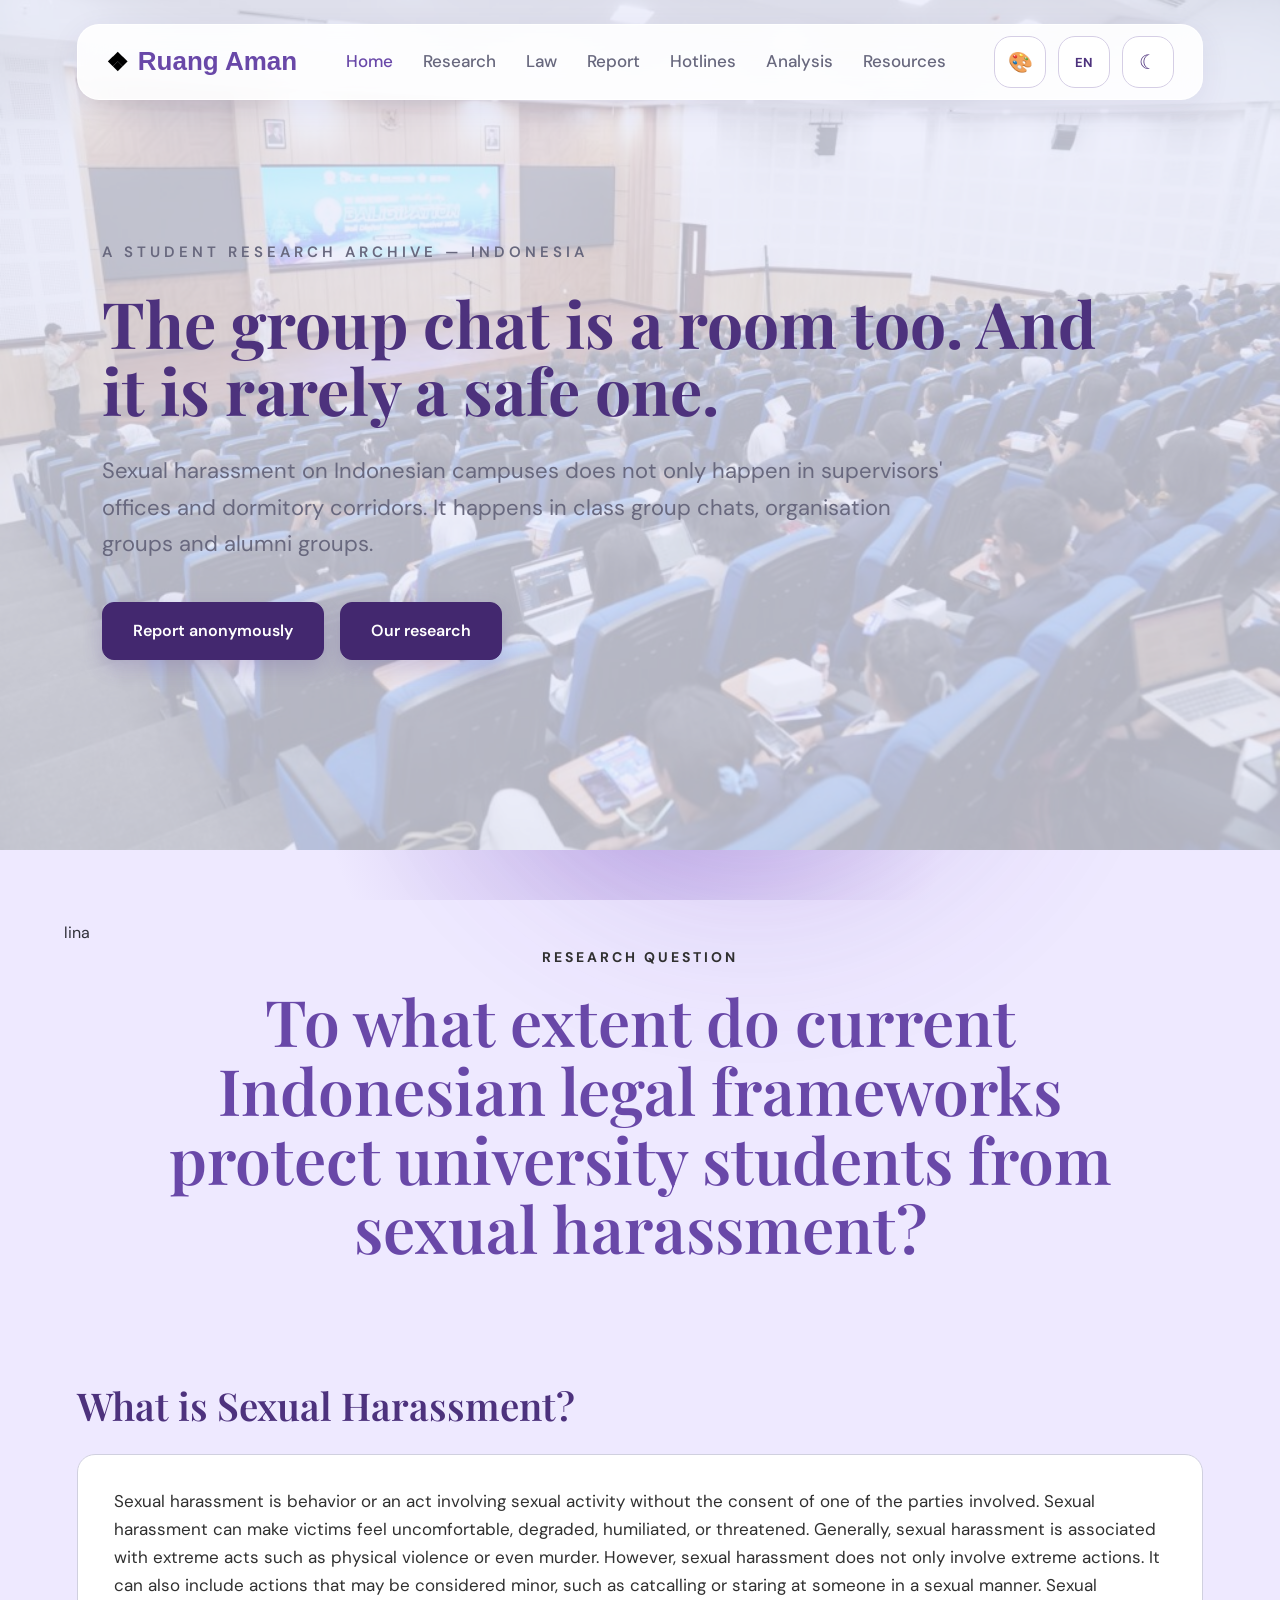
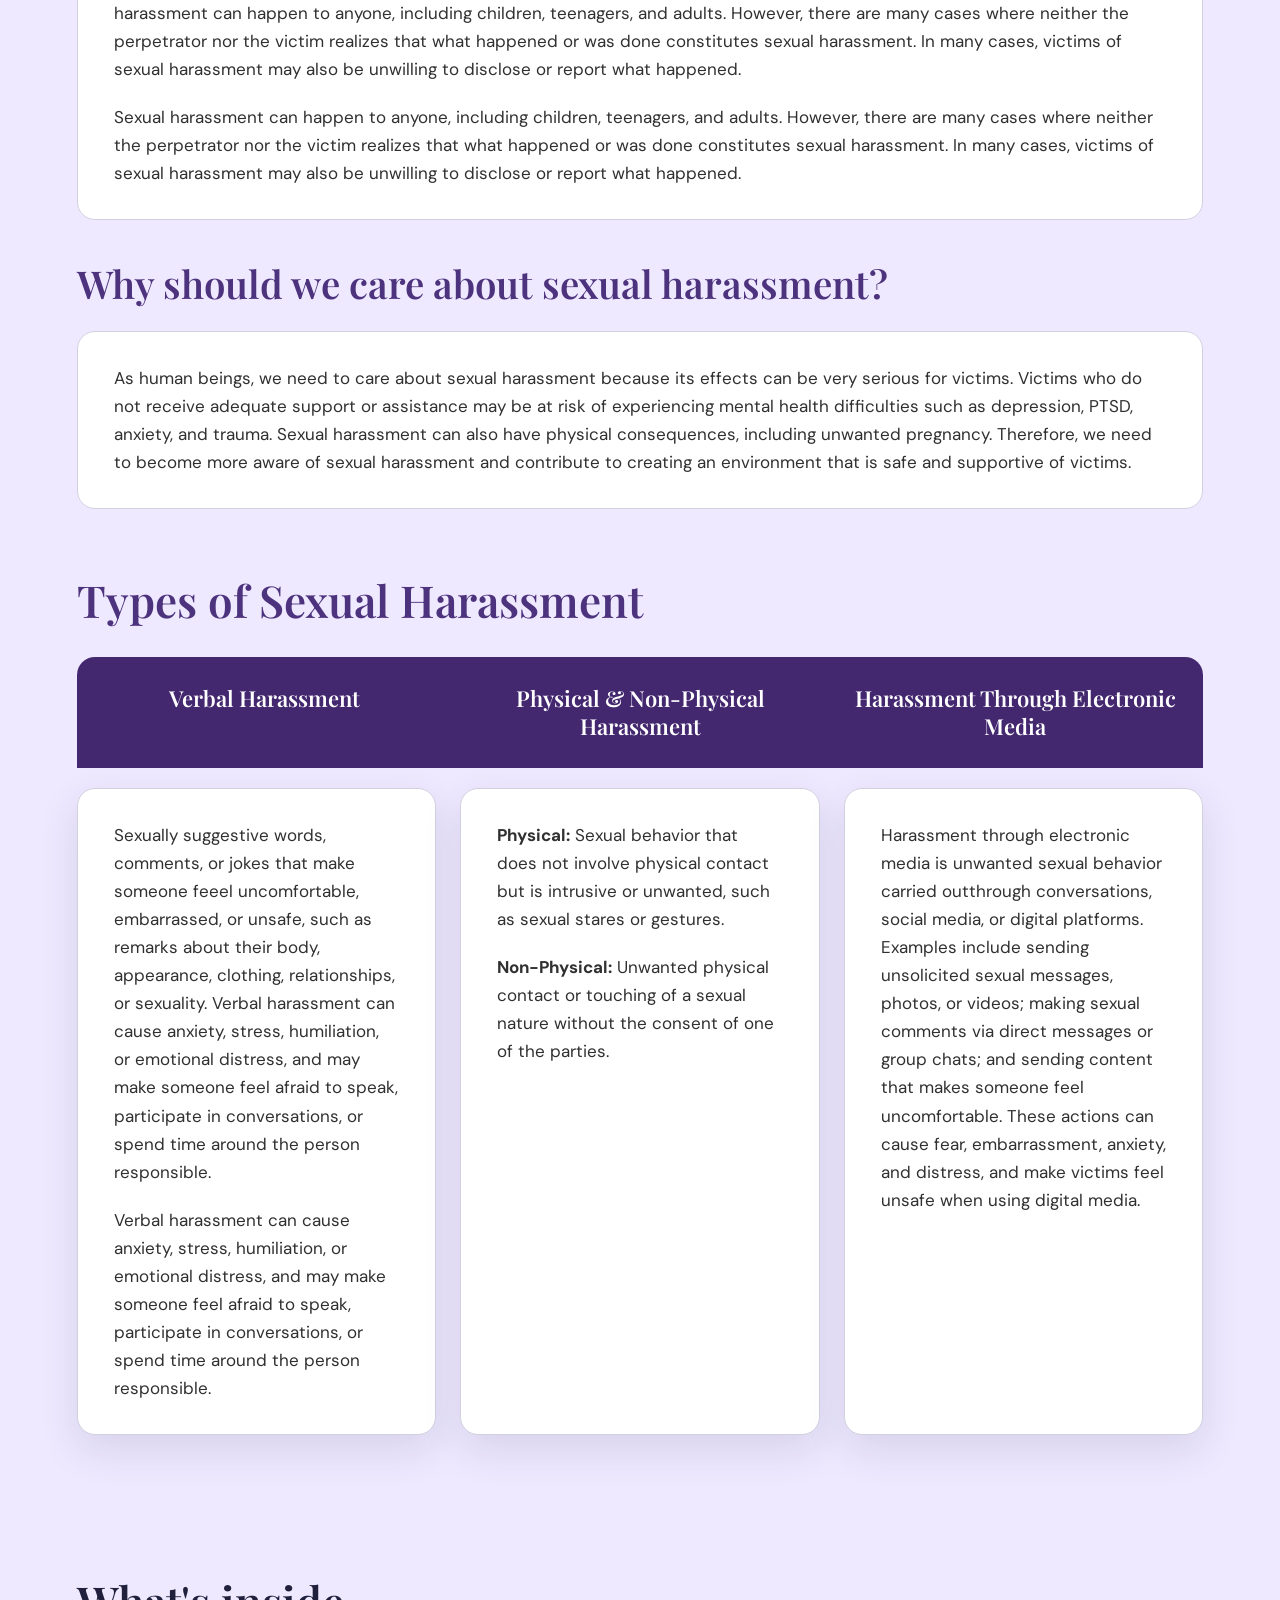
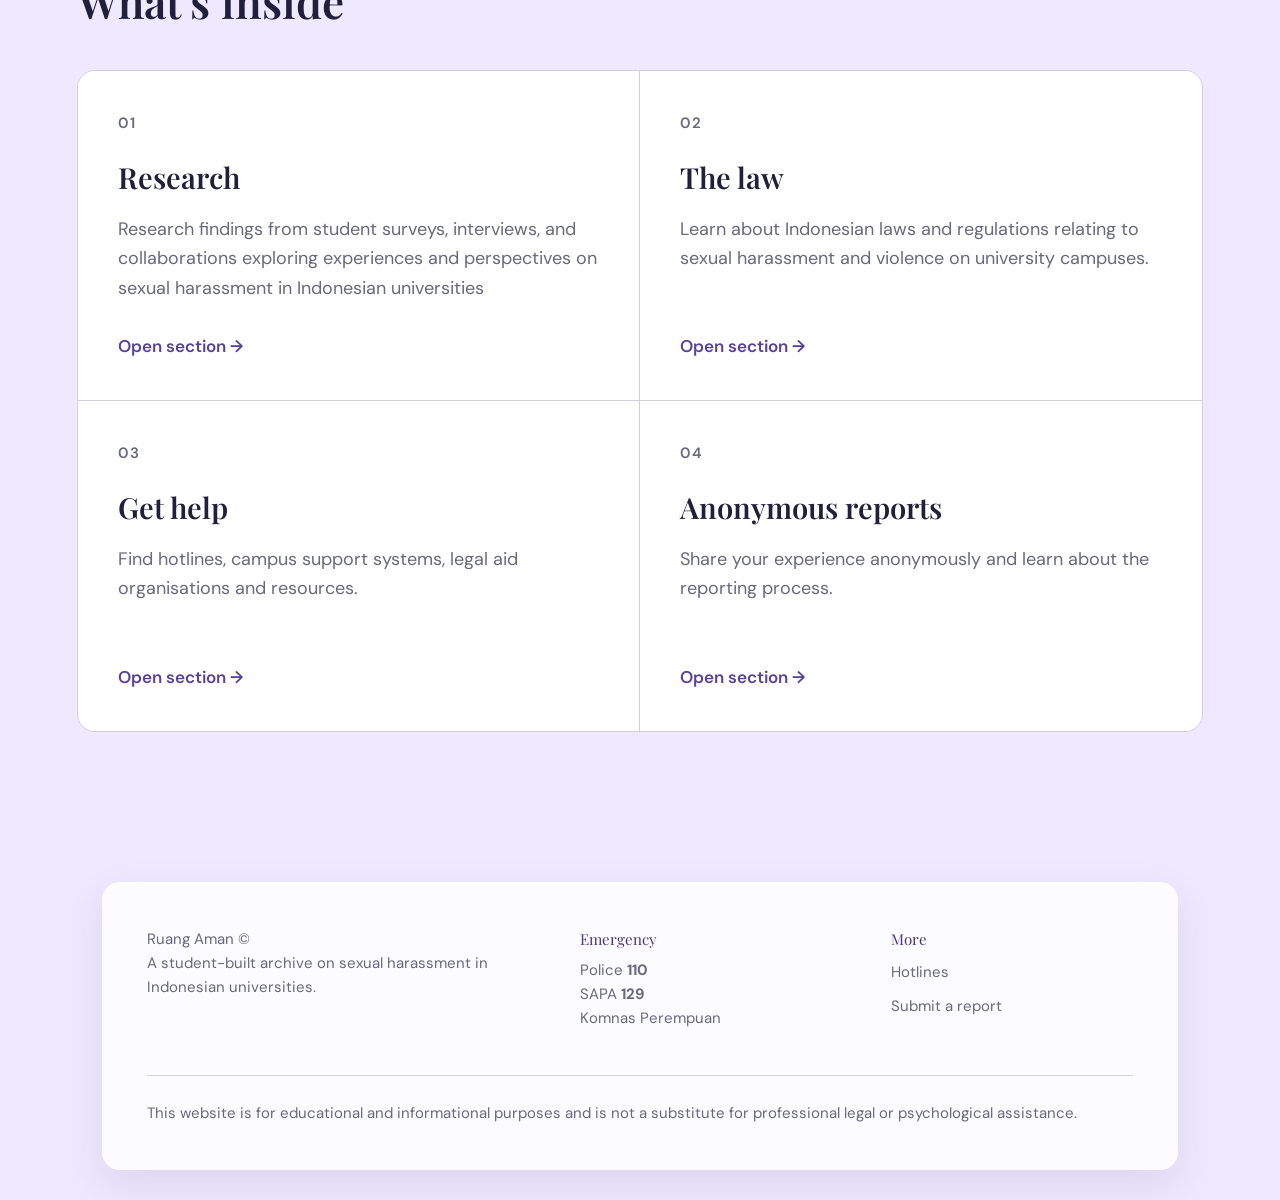
<file: index.html>
<!DOCTYPE html>
<html lang="en">

<head>

    <meta charset="UTF-8">

    <meta name="viewport" content="width=device-width, initial-scale=1.0">

    <title>Ruang Aman</title>


    <!-- Google Fonts -->

    <link rel="preconnect"
          href="https://fonts.googleapis.com">

    <link rel="preconnect"
          href="https://fonts.gstatic.com"
          crossorigin>

    <link
        href="https://fonts.googleapis.com/css2?family=DM+Sans:wght@400;500;600;700&family=Playfair+Display:wght@500;600;700&display=swap"
        rel="stylesheet">


    <!-- Main CSS -->

    <link rel="stylesheet" href="style.css">

</head>


<body>


    <!-- =====================================
         BACKGROUND HAZY CIRCLES
    ====================================== -->

    <div class="background-circle circle-one"></div>

    <div class="background-circle circle-two"></div>

    <div class="background-circle circle-three"></div>



    <!-- =====================================
         HEADER
    ====================================== -->

    <header class="site-header">

        <div class="navbar">


            <!-- LOGO -->

            <a href="index.html" class="logo">

                <span class="logo-icon">❖</span>

                <span>Ruang Aman</span>

            </a>



            <!-- NAVIGATION -->

          <nav class="navigation">

             <a href="index.html" class="active" data-i18n="nav.home">
              Home
              </a>

             <a href="research.html" data-i18n="nav.research">
              Research
              </a>

               <a href="law.html" data-i18n="nav.law">
              Law
             </a>

             <a href="report.html" data-i18n="nav.report">
            Report
             </a>

             <a href="hotlines.html" data-i18n="nav.hotlines">
             Hotlines
             </a>

             <a href="analysis.html" data-i18n="nav.analysis">
            Analysis
             </a>

             <a href="resources.html" data-i18n="nav.resourcs">
            Resources
             </a>

        </nav>



            <!-- NAVIGATION BUTTONS -->

            <div class="nav-actions">


                <!-- COLOUR PALETTE -->

                <div class="palette-container">

                    <button
                        class="icon-button"
                        id="palette-toggle"
                        aria-label="Choose colour">

                        🎨

                    </button>


                    <div
                        class="palette-menu"
                        id="palette-menu">


                        <button
                            class="color-option purple"
                            data-color="purple"
                            aria-label="Purple theme">
                        </button>


                        <button
                            class="color-option green"
                            data-color="green"
                            aria-label="Green theme">
                        </button>


                        <button
                            class="color-option pink"
                            data-color="pink"
                            aria-label="Pink theme">
                        </button>


                        <button
                            class="color-option yellow"
                            data-color="yellow"
                            aria-label="Yellow theme">
                        </button>


                        <button
                            class="color-option blue"
                            data-color="blue"
                            aria-label="Blue theme">
                        </button>


                        <button
                            class="color-option peach"
                            data-color="peach"
                            aria-label="Peach theme">
                        </button>


                    </div>

                </div>

                <!-- LANGUAGE -->
<div class="language-container">

    <button
        class="icon-button"
        id="language-toggle"
        aria-label="Change language"
        title="Change language">
        EN
    </button>

    <div
        class="language-menu"
        id="language-menu">

        <button
            class="language-option"
            data-language="en">
            English
        </button>

        <button
            class="language-option"
            data-language="id">
            Bahasa Indonesia
        </button>

    </div>

</div>

                <!-- DARK MODE -->

                <button
                    class="icon-button"
                    id="theme-toggle"
                    aria-label="Toggle dark mode">

                    ☾

                </button>



                <!-- MOBILE MENU -->

                <button
                    class="icon-button mobile-menu-button"
                    id="menu-toggle"
                    aria-label="Open menu">

                    ☰

                </button>


            </div>


        </div>

    </header>



    <!-- =====================================
         MAIN CONTENT
    ====================================== -->

    <main>



        <!-- =================================
             HERO
        ================================== -->

        <section class="hero">


            <img
                src="assets/hero-hall.jpg"
                alt="University lecture hall"
                class="hero-image"
            >


            <div class="hero-overlay"></div>


            <div class="hero-content">


               <p class="eyebrow" data-i18n="hero.eyebrow">
    A student research archive — Indonesia
</p>

<h1 data-i18n="hero.title">
    The group chat is a room too.
    And it is rarely a safe one.
</h1>

<p class="hero-description" data-i18n="hero.description">
    Sexual harassment on Indonesian campuses does not
    only happen in supervisors' offices and dormitory
    corridors. It happens in class group chats,
    organisation groups and alumni groups.
</p>

<div class="hero-buttons">

    <a
        href="report.html"
        class="button button-primary"
        data-i18n="hero.report">
        Report anonymously
    </a>

    <a
        href="research.html"
        class="button button-secondary"
        data-i18n="hero.research">
        Read the research
    </a>

</div>

            </div>


        </section>

        <!-- =====================================================
     RESEARCH QUESTION
====================================================== -->

<section class="home-research-question">lina

    <div class="home-research-question-container">

        <span class="home-research-question-label" data-i18n="research.question.htmllabel">
            RESEARCH QUESTION
        </span>

        <h1 data-i18n="research.question.html">
            To what extent do current Indonesian legal frameworks protect university students from sexual harassment?
        </h1>

    </div>

</section>


<!-- =================================
     INFO SECTION
================================== -->

<section class="info-section">

    <div class="info-block">

        <h2 data-i18n="info.title.what">What is Sexual Harassment?</h2>

        <div class="info-box">

            <p data-i18n="info.box.what">
                Sexual harassment is behavior or an act involving sexual activity without the consent of one of the parties involved. Sexual harassment can make victims feel uncomfortable, degraded, humiliated, or threatened. Generally, sexual harassment is associated with extreme acts such as physical violence or even murder. However, sexual harassment does not only involve extreme actions. It can also include actions that may be considered minor, such as catcalling or staring at someone in a sexual manner.


            </p>

            <p data-i18n="info.box.what.cont">
               Sexual harassment can happen to anyone, including children, teenagers, and adults. However, there are many cases where neither the perpetrator nor the victim realizes that what happened or was done constitutes sexual harassment. In many cases, victims of sexual harassment may also be unwilling to disclose or report what happened.

            </p>

        </div>

    </div>


    <div class="info-block">

        <h2 data-i18n="info.title.why">Why should we care about sexual harassment?</h2>

        <div class="info-box">

            <p data-i18n="info.box.why">
               As human beings, we need to care about sexual harassment because its effects can be very serious for victims. Victims who do not receive adequate support or assistance may be at risk of experiencing mental health difficulties such as depression, PTSD, anxiety, and trauma. Sexual harassment can also have physical consequences, including unwanted pregnancy. Therefore, we need to become more aware of sexual harassment and contribute to creating an environment that is safe and supportive of victims.

            </p>

        </div>

    </div>

</section>

<!-- =================================
     TYPES OF HARASSMENT
================================== -->

<section class="types-section">

    <h2 data-i18n="types.title">Types of Sexual Harassment</h2>

    <div class="types-header">
        <div class="types-header-item" data-i18n="types.verbal.title">Verbal Harassment</div>
        <div class="types-header-item" data-i18n="types.Physical & Non-physical.title">Physical &amp; Non-Physical Harassment</div>
        <div class="types-header-item" data-i18n="types.electronic.media.title">Harassment Through Electronic Media</div>
    </div>

    <div class="types-grid">

        <div class="info-box">
            <p data-i18n="types.verbal.box">
                Sexually suggestive words, comments, or jokes that make someone feel
                uncomfortable, embarrassed, or unsafe, such as remarks about their body,
                appearance, clothing, relationships, or sexuality.
            </p>
            <p data-i18n="types.verbal.box.cont">
                Verbal harassment can cause anxiety, stress, humiliation, or emotional
                distress, and may make someone feel afraid to speak, participate in
                conversations, or spend time around the person responsible.
            </p>
        </div>

        <div class="info-box">
            <p data-i18n="types.Physical.box"><strong>Physical:</strong> Sexual behavior that does not involve physical contact but is intrusive or unwanted, such as sexual stares or gestures.</p>
            <p data-i18n="types.NonPhysical.box"><strong>Non-Physical:</strong> Unwanted physical contact or touching of a sexual nature without the consent of one of the parties.</p>
        </div>

        <div class="info-box">
            <p data-i18n ="types.electronic.media.box">
                Harassment through electronic media is unwanted sexual behavior carried out
                through conversations, social media, or digital platforms. Examples
                include sending unsolicited sexual messages, photos, or videos; making
                sexual comments via direct messages or group chats; and sending content
                that makes someone feel uncomfortable. These actions can cause fear,
                embarrassment, anxiety, and distress, and make victims feel unsafe when
                using digital media.
            </p>
        </div>

    </div>

</section>



<!-- =================================
     WHAT'S INSIDE
================================== -->

<section class="whats-inside">

    <h2 data-i18n="inside.title">
        What's inside
    </h2>

    <div class="inside-grid">

        <!-- CARD 01 -->
        <a href="research.html" class="inside-card">
            <span class="card-number">01</span>
            <h3 data-i18n="inside.research.title">Research</h3>
            <p data-i18n="inside.research.description">
               Research findings from student surveys, interviews, and collaborations exploring experiences and perspectives on sexual harassment in Indonesian universities
            </p>
            <span class="card-link" data-i18n="inside.open">Open section →</span>
        </a>

        <!-- CARD 02 -->
        <a href="law.html" class="inside-card">
            <span class="card-number">02</span>
            <h3 data-i18n="inside.law.title">The law</h3>
            <p data-i18n="inside.law.description">
                Learn about Indonesian laws and regulations
                relating to sexual harassment and violence
                on university campuses.
            </p>
            <span class="card-link" data-i18n="inside.open">Open section →</span>
        </a>

        <!-- CARD 03 -->
        <a href="hotlines.html" class="inside-card">
            <span class="card-number">03</span>
            <h3 data-i18n="inside.help.title">Get help</h3>
            <p data-i18n="inside.help.description">
                Find hotlines, campus support systems,
                legal aid organisations and resources.
            </p>
            <span class="card-link" data-i18n="inside.open">Open section →</span>
        </a>

        <!-- CARD 04 -->
        <a href="report.html" class="inside-card">
            <span class="card-number">04</span>
            <h3 data-i18n="inside.report.title">Anonymous reports</h3>
            <p data-i18n="inside.report.description">
                Share your experience anonymously and
                learn about the reporting process.
            </p>
            <span class="card-link" data-i18n="inside.open">Open section →</span>
        </a>

    </div>

</section>


    </main>



    <!-- =====================================
         FOOTER
    ====================================== -->

   <footer class="site-footer">

    <div class="footer-content">

        <div class="footer-about">

            <p class="footer-logo">
                Ruang Aman ©
            </p>

            <p data-i18n="footer.description">
                A student-built archive on sexual harassment
                in Indonesian universities.
            </p>

        </div>


        <div class="footer-emergency">

            <p
                class="footer-heading"
                data-i18n="footer.emergency">
                Emergency
            </p>

            <p>
                <span data-i18n="footer.police">
                    Police
                </span>
                <strong>110</strong><br>

                SAPA <strong>129</strong><br>

                Komnas Perempuan
            </p>

        </div>


        <div class="footer-links">

            <p
                class="footer-heading"
                data-i18n="footer.more">
                More
            </p>

            <a
                href="hotlines.html"
                data-i18n="footer.hotlines">
                Hotlines
            </a>

            <a
                href="report.html"
                data-i18n="footer.report">
                Submit a report
            </a>

        </div>

    </div>


    <p
        class="footer-note"
        data-i18n="footer.note">

        This website is for educational and informational
        purposes and is not a substitute for professional
        legal or psychological assistance.

    </p>

</footer>



    <!-- JAVASCRIPT -->

    <script src="script.js"></script>


</body>

</html>
</file>
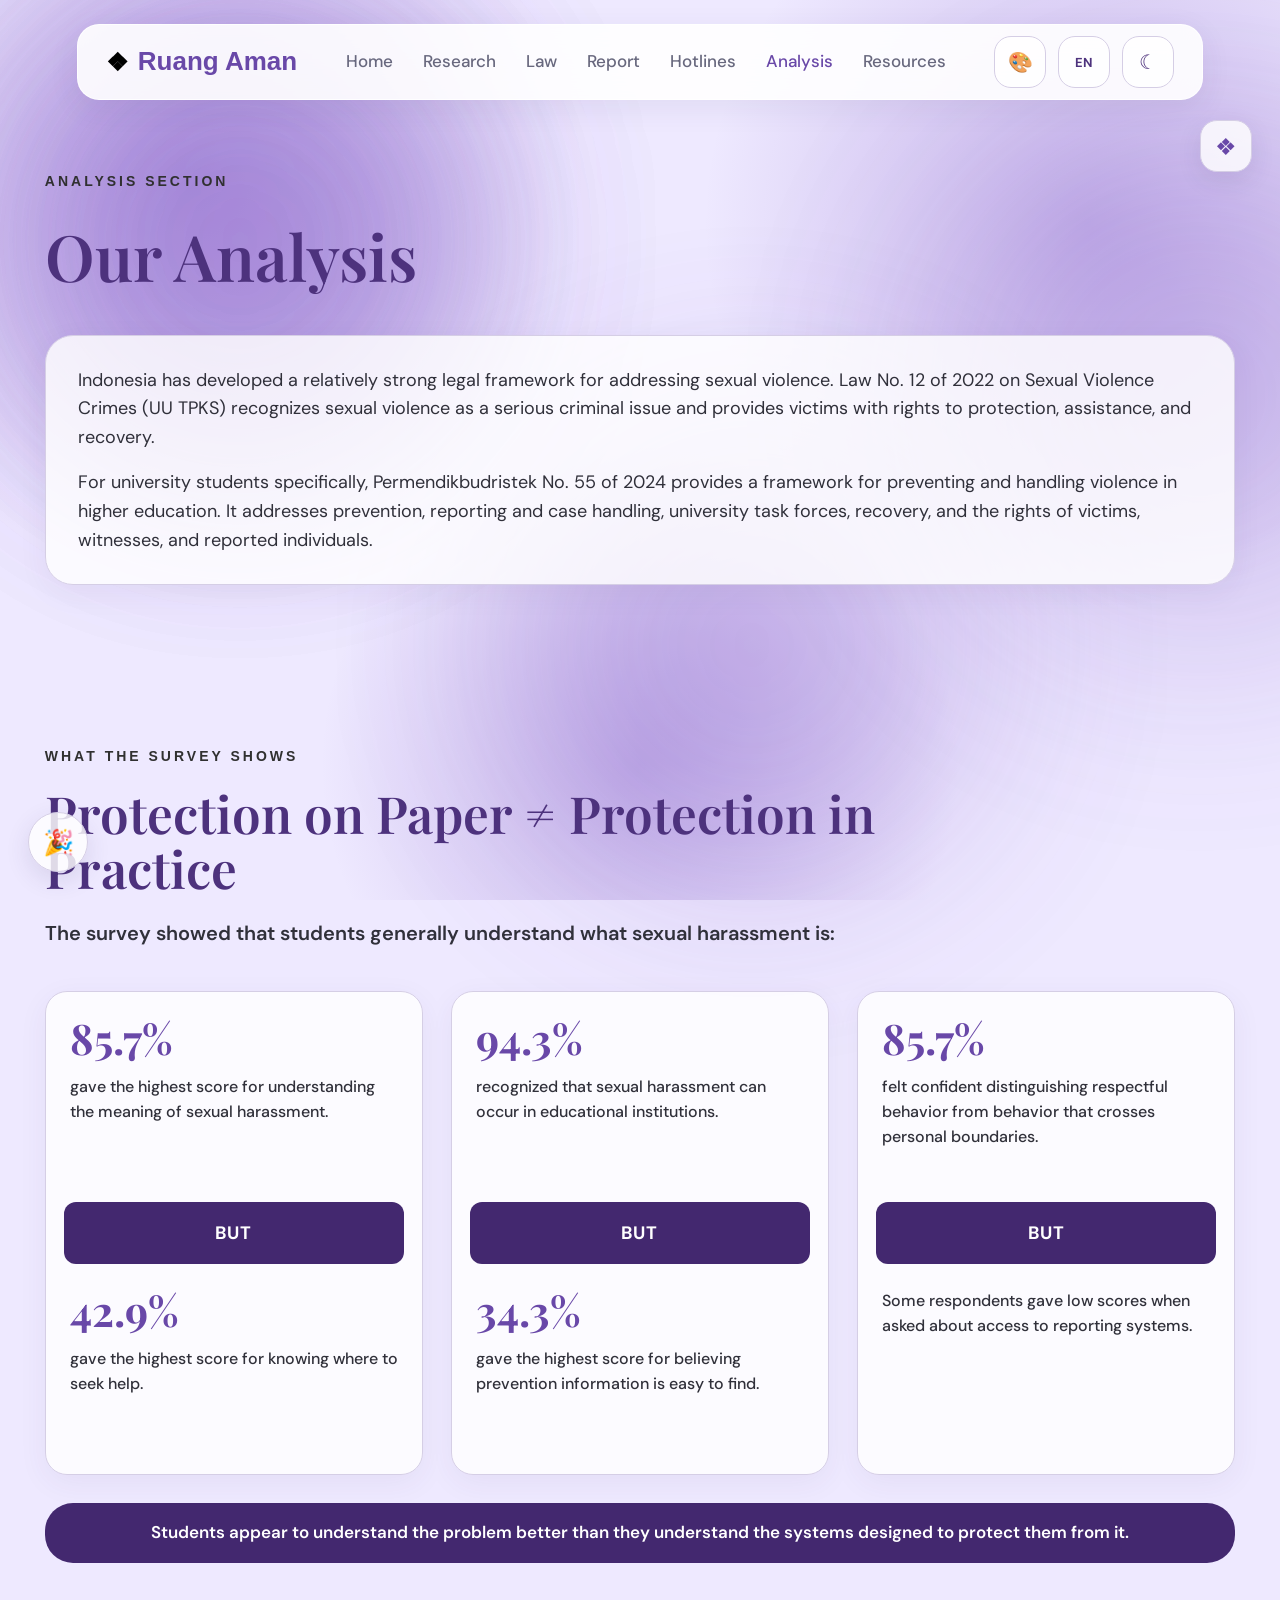
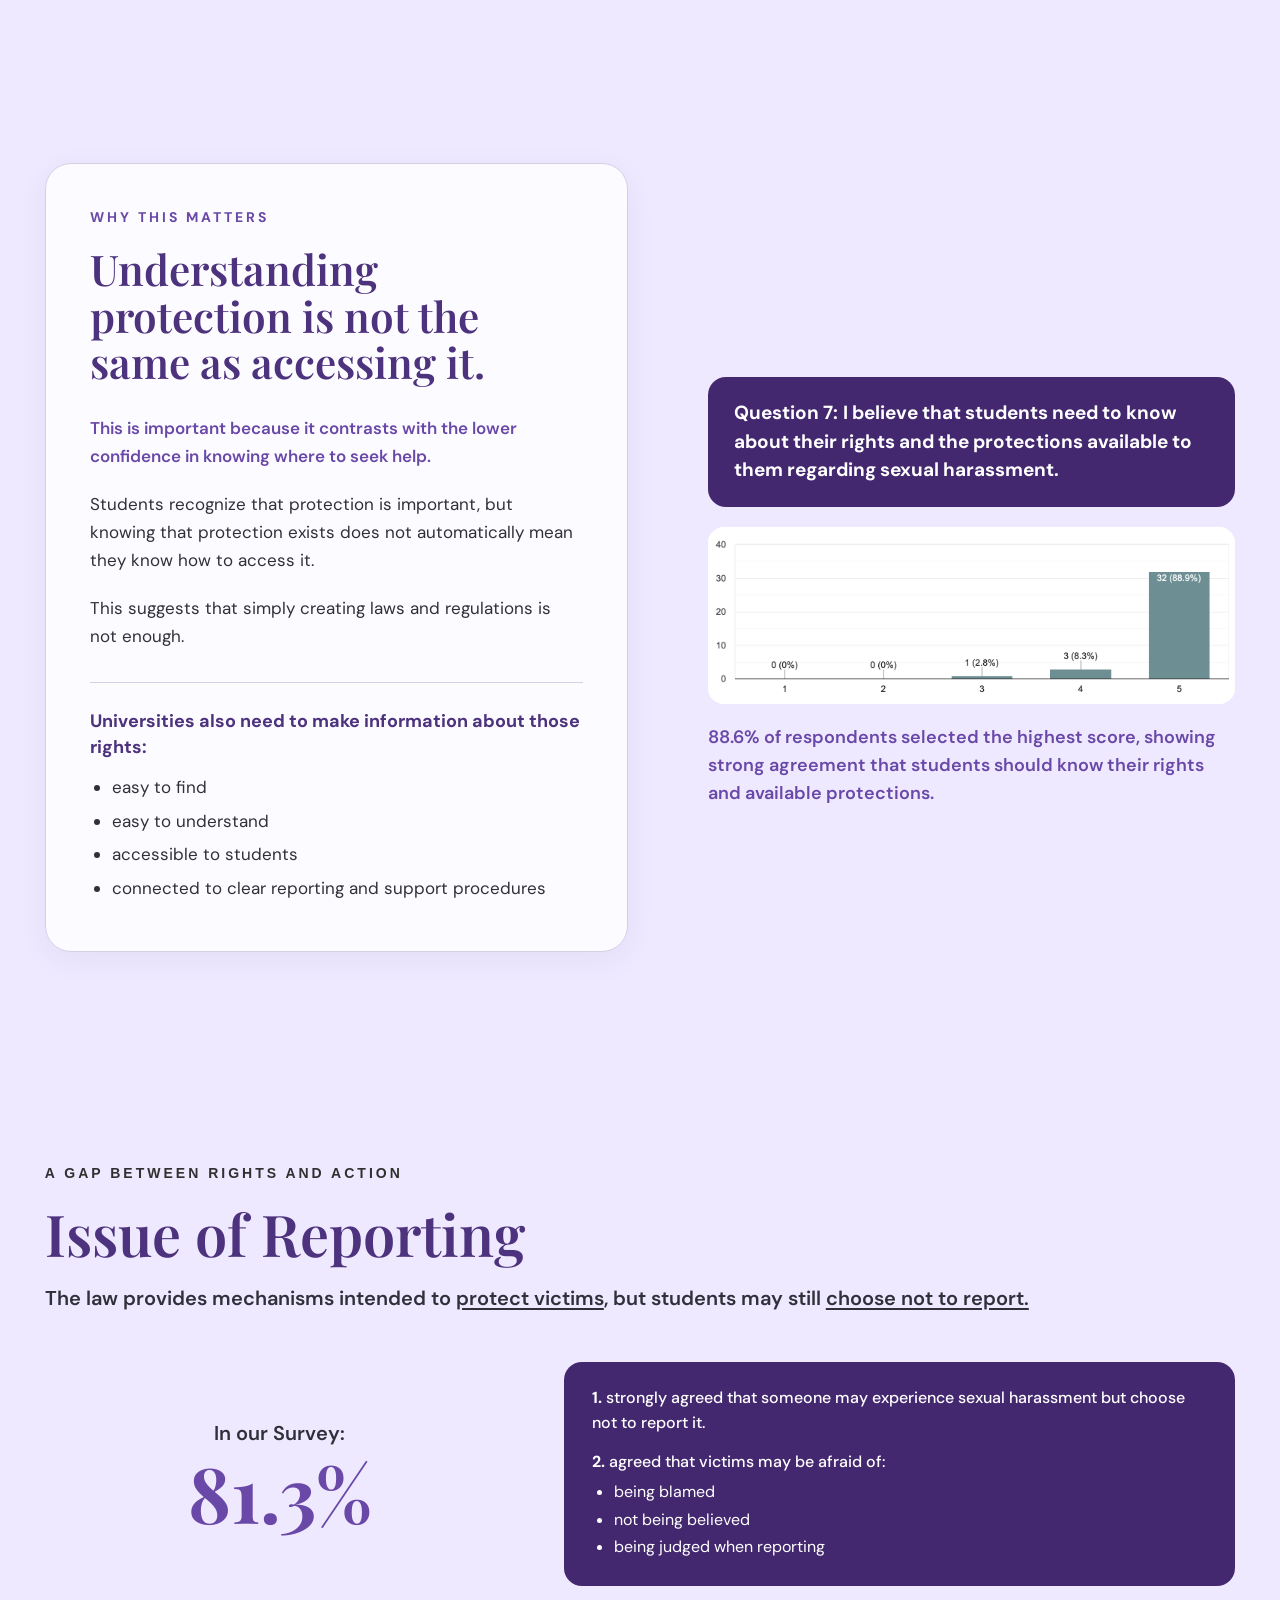
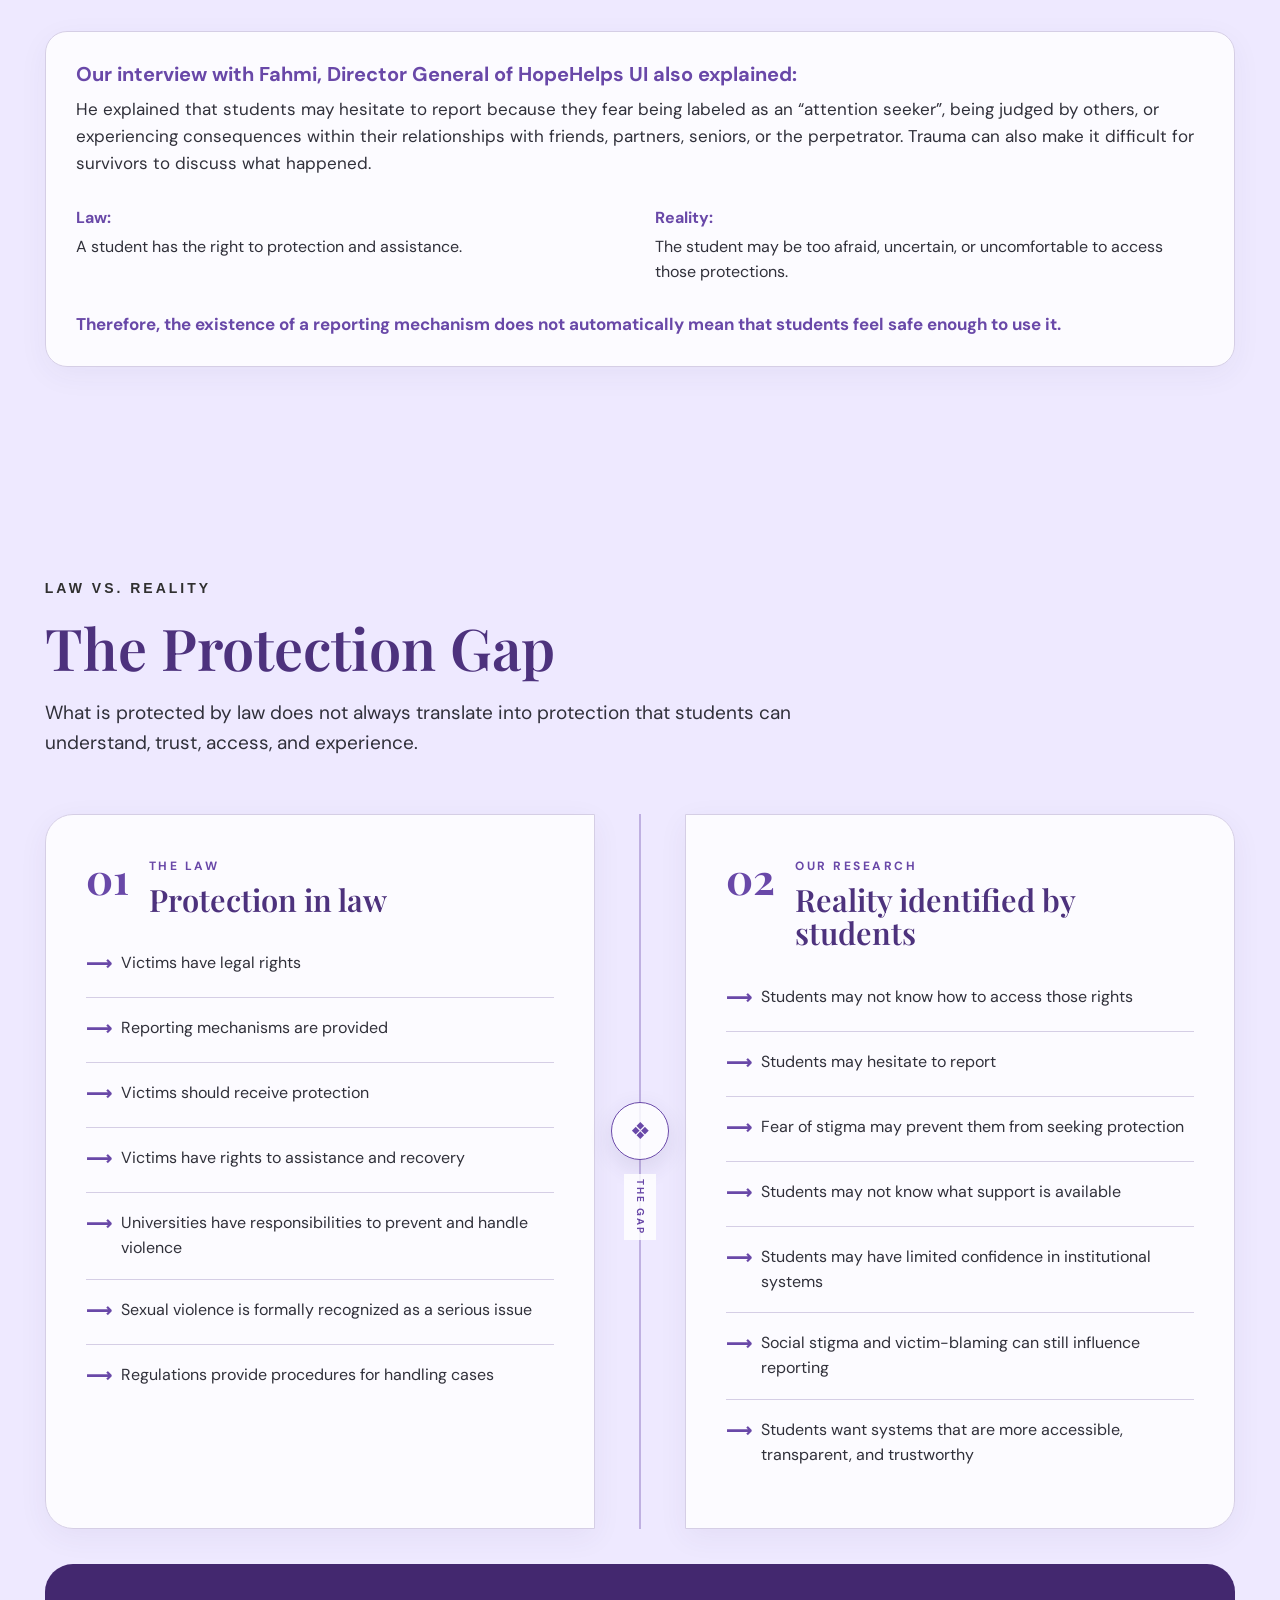
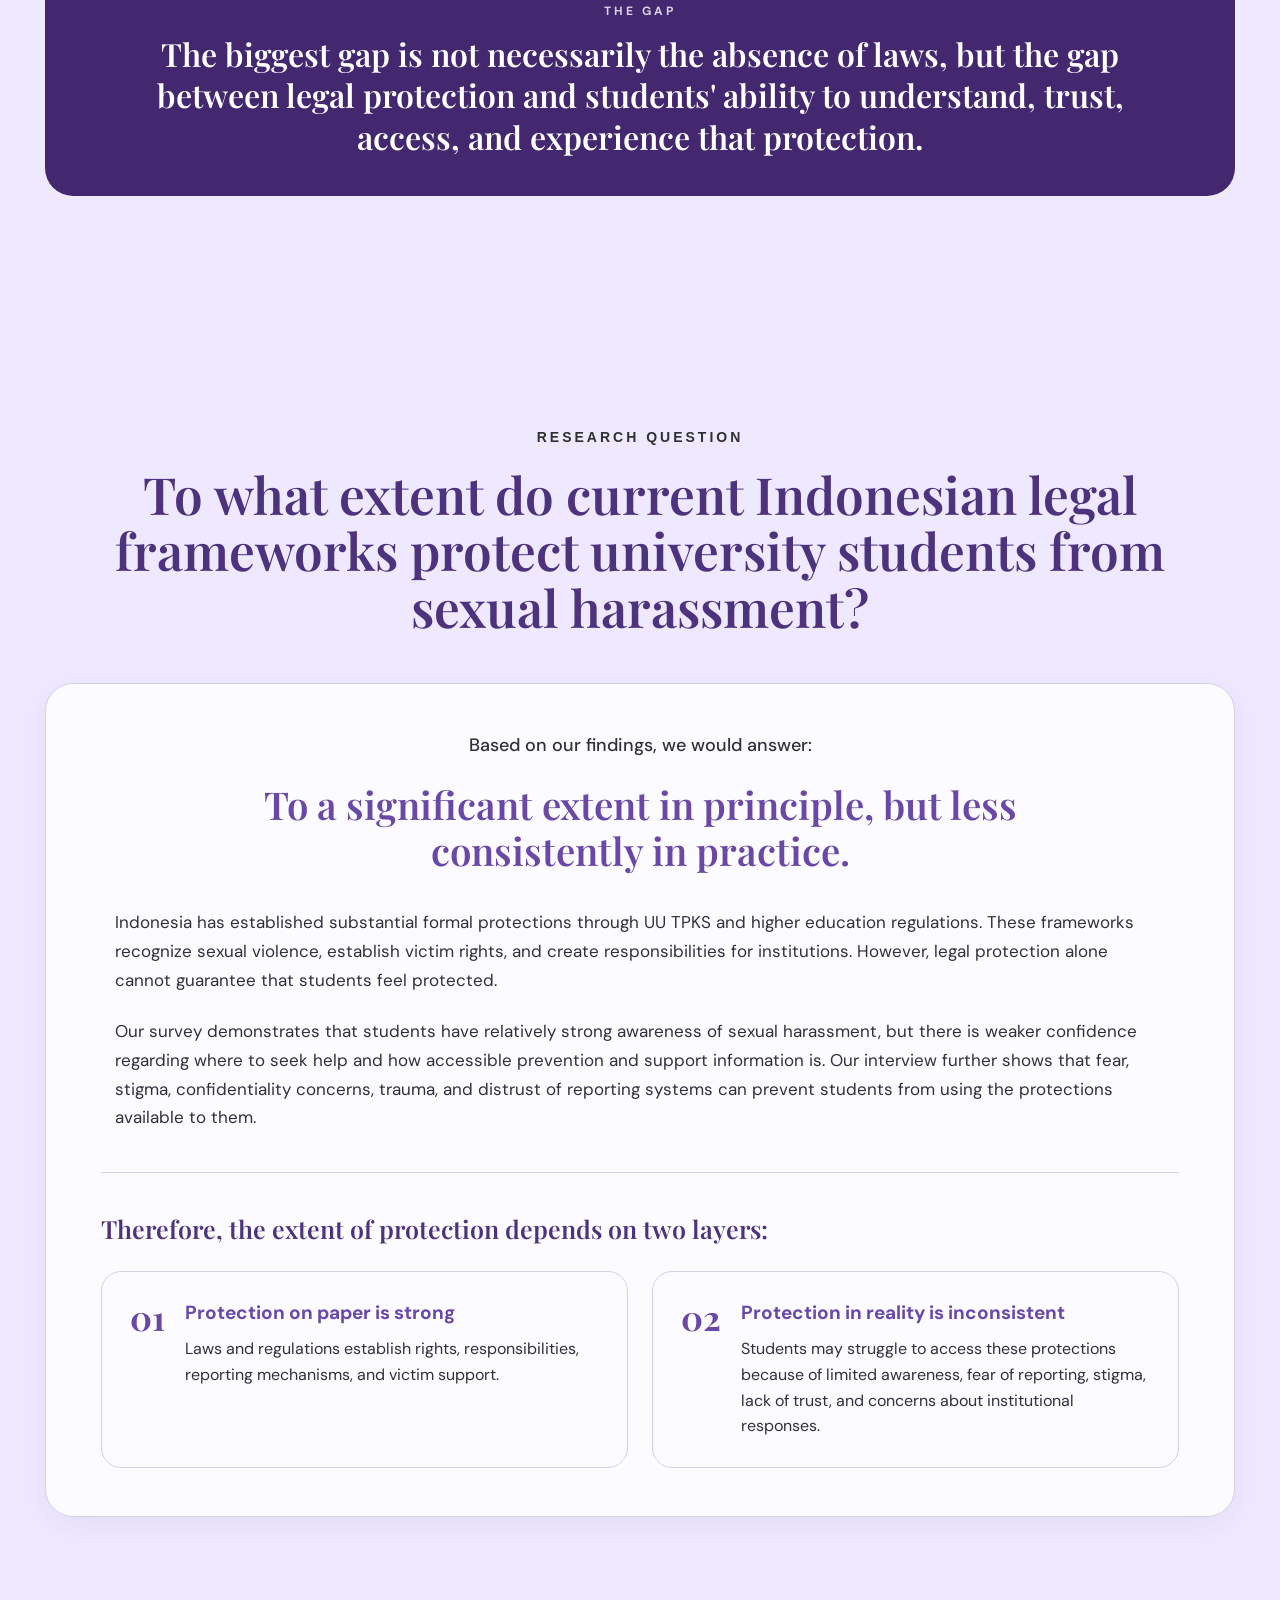
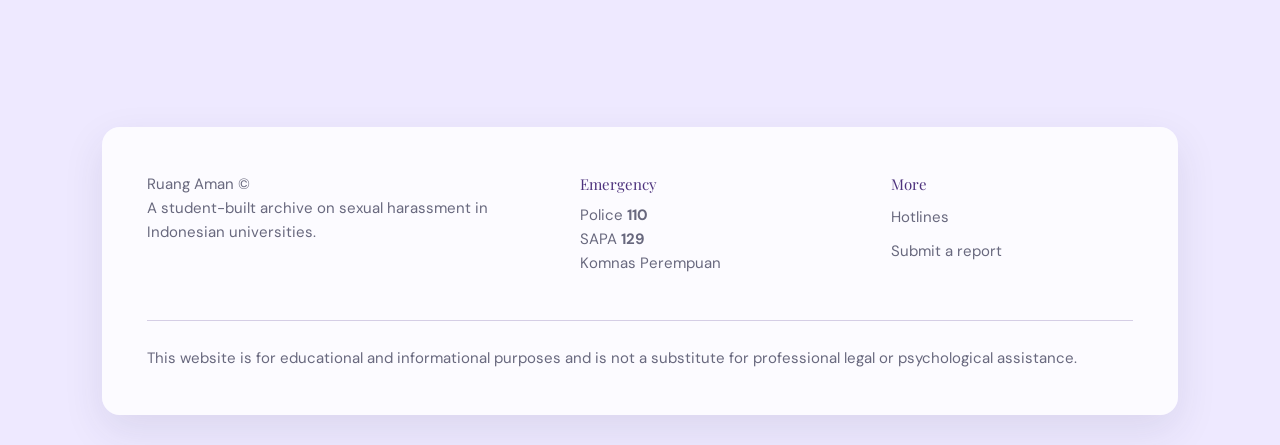
<file: analysis.html>
<!DOCTYPE html>
<html lang="en">

<head>

    <meta charset="UTF-8">

    <meta
        name="viewport"
        content="width=device-width, initial-scale=1.0">

    <title>Our Analysis — Ruang Aman</title>


    <!-- Google Fonts -->

    <link
        rel="preconnect"
        href="https://fonts.googleapis.com">

    <link
        rel="preconnect"
        href="https://fonts.gstatic.com"
        crossorigin>

    <link
        href="https://fonts.googleapis.com/css2?family=DM+Sans:wght@400;500;600;700&family=Playfair+Display:wght@500;600;700&display=swap"
        rel="stylesheet">


    <!-- Main Website CSS -->

    <link
        rel="stylesheet"
        href="style.css">


    <!-- Analysis Page CSS -->

    <link
        rel="stylesheet"
        href="analysis.css">

</head>


<body>


    <!-- =====================================================
         BACKGROUND
    ====================================================== -->

    <div class="background-circle circle-one"></div>
    <div class="background-circle circle-two"></div>
    <div class="background-circle circle-three"></div>



    <!-- =====================================================
         HEADER
    ====================================================== -->

    <header class="site-header">

        <div class="navbar">


            <!-- LOGO -->

            <a
                href="index.html"
                class="logo">

                <span class="logo-icon">❖</span>

                <span>
                    Ruang Aman
                </span>

            </a>



            <!-- NAVIGATION -->

            <nav class="navigation">

                <a
                    href="index.html"
                    data-i18n="nav.home">

                    Home

                </a>


                <a
                    href="research.html"
                    data-i18n="nav.research">

                    Research

                </a>


                <a
                    href="law.html"
                    data-i18n="nav.law">

                    Law

                </a>


                <a
                    href="report.html"
                    data-i18n="nav.report">

                    Report

                </a>


                <a
                    href="hotlines.html"
                    data-i18n="nav.hotlines">

                    Hotlines

                </a>


                <a
                    href="analysis.html"
                    class="active"
                    data-i18n="nav.analysis">

                    Analysis

                </a>

                <a href="resources.html" data-i18n="nav.resourcs">
            Resources
             </a>

            </nav>



            <!-- NAVIGATION ACTIONS -->

            <div class="nav-actions">


                <!-- COLOUR PALETTE -->

                <div class="palette-container">

                    <button
                        class="icon-button"
                        id="palette-toggle"
                        aria-label="Choose colour">

                        🎨

                    </button>


                    <div
                        class="palette-menu"
                        id="palette-menu">

                        <button
                            class="color-option purple"
                            data-color="purple"
                            aria-label="Purple theme">
                        </button>

                        <button
                            class="color-option green"
                            data-color="green"
                            aria-label="Green theme">
                        </button>

                        <button
                            class="color-option pink"
                            data-color="pink"
                            aria-label="Pink theme">
                        </button>

                        <button
                            class="color-option yellow"
                            data-color="yellow"
                            aria-label="Yellow theme">
                        </button>

                        <button
                            class="color-option blue"
                            data-color="blue"
                            aria-label="Blue theme">
                        </button>

                        <button
                            class="color-option peach"
                            data-color="peach"
                            aria-label="Peach theme">
                        </button>

                    </div>

                </div>



                <!-- LANGUAGE -->

                <div class="language-container">

                    <button
                        class="icon-button"
                        id="language-toggle"
                        aria-label="Change language"
                        title="Change language">

                        EN

                    </button>


                    <div
                        class="language-menu"
                        id="language-menu">

                        <button
                            class="language-option"
                            data-language="en">

                            English

                        </button>


                        <button
                            class="language-option"
                            data-language="id">

                            Bahasa Indonesia

                        </button>

                    </div>

                </div>



                <!-- DARK MODE -->

                <button
                    class="icon-button"
                    id="theme-toggle"
                    aria-label="Toggle dark mode">

                    ☾

                </button>



                <!-- MOBILE MENU -->

                <button
                    class="icon-button mobile-menu-button"
                    id="menu-toggle"
                    aria-label="Open menu">

                    ☰

                </button>

            </div>

        </div>

    </header>



    <!-- =====================================================
         FLOATING TABLE OF CONTENTS
    ====================================================== -->

    <aside class="analysis-toc">


        <button
            class="analysis-toc-toggle"
            aria-label="Open analysis table of contents">

            ❖

        </button>


        <div class="analysis-toc-menu">

            <p
                class="analysis-toc-label"
                data-i18n="analysis.onThisPage">

                On this page

            </p>


            <a
                href="#overview"
                data-i18n="analysis.toc.overview">

                Overview

            </a>


            <a
                href="#protection"
                data-i18n="analysis.toc.protection">

                Protection gap

            </a>


            <a
                href="#rights"
                data-i18n="analysis.toc.rights">

                Knowing their rights

            </a>


            <a
                href="#reporting"
                data-i18n="analysis.toc.reporting">

                Issue of reporting

            </a>


            <a
                href="#the-gap"
                data-i18n="analysis.toc.gap">

                Law vs. Reality

            </a>


            <a
                href="#legal-protection"
                data-i18n="analysis.toc.researchQuestion">

                Research Question

            </a>

            
        </div>


    </aside>



    <!-- =====================================================
         MAIN
    ====================================================== -->

    <main class="analysis-page">


        <!-- =================================================
             SECTION 01 — INTRODUCTION
        ================================================== -->

        <section
            class="analysis-section analysis-intro-section"
            id="overview">


            <div class="analysis-container">


                <!-- TITLE -->

                <div class="analysis-intro">

                    <span
                        class="section-label"
                        data-i18n="analysis.sectionLabel">

                        Analysis Section

                    </span>


                    <h1
                        data-i18n="analysis.title">

                        Our Analysis

                    </h1>

                </div>



                <!-- INTRODUCTION BOX -->

                <div class="analysis-intro-box">

                    <p data-i18n="analysis.overview.paragraph1">

                        Indonesia has developed a relatively strong legal
                        framework for addressing sexual violence. Law No. 12
                        of 2022 on Sexual Violence Crimes (UU TPKS) recognizes
                        sexual violence as a serious criminal issue and
                        provides victims with rights to protection,
                        assistance, and recovery.

                    </p>


                    <p data-i18n="analysis.overview.paragraph2">

                        For university students specifically,
                        Permendikbudristek No. 55 of 2024 provides a framework
                        for preventing and handling violence in higher
                        education. It addresses prevention, reporting and
                        case handling, university task forces, recovery, and
                        the rights of victims, witnesses, and reported
                        individuals.

                    </p>

                </div>

            </div>

        </section>



        <!-- =================================================
             SECTION 02 — PROTECTION GAP
        ================================================== -->

        <section
            class="analysis-section protection-section"
            id="protection">


            <div class="analysis-container">


                <div class="analysis-heading-block">

                    <span
                        class="section-label"
                        data-i18n="analysis.protection.label">

                        What the survey shows

                    </span>


                    <h2 data-i18n="analysis.protection.title">

                        Protection on Paper ≠
                        Protection in Practice

                    </h2>


                    <p
                        class="analysis-lead"
                        data-i18n="analysis.protection.lead">

                        The survey showed that students generally
                        understand what sexual harassment is:

                    </p>

                </div>



                <!-- FINDING CARDS -->

                <div class="finding-cards">


                    <!-- CARD 01 -->

                    <article class="finding-card">


                        <div class="finding-card-top">

                            <strong class="finding-number">
                                85.7%
                            </strong>


                            <p data-i18n="analysis.protection.card1.top">

                                gave the highest score for
                                understanding the meaning of
                                sexual harassment.

                            </p>

                        </div>


                        <div
                            class="finding-but"
                            data-i18n="analysis.protection.but">

                            BUT

                        </div>


                        <div class="finding-card-bottom">

                            <strong class="finding-number">
                                42.9%
                            </strong>


                            <p data-i18n="analysis.protection.card1.bottom">

                                gave the highest score for knowing
                                where to seek help.

                            </p>

                        </div>

                    </article>



                    <!-- CARD 02 -->

                    <article class="finding-card">


                        <div class="finding-card-top">

                            <strong class="finding-number">
                                94.3%
                            </strong>


                            <p data-i18n="analysis.protection.card2.top">

                                recognized that sexual harassment
                                can occur in educational
                                institutions.

                            </p>

                        </div>


                        <div
                            class="finding-but"
                            data-i18n="analysis.protection.but">

                            BUT

                        </div>


                        <div class="finding-card-bottom">

                            <strong class="finding-number">
                                34.3%
                            </strong>


                            <p data-i18n="analysis.protection.card2.bottom">

                                gave the highest score for
                                believing prevention information
                                is easy to find.

                            </p>

                        </div>

                    </article>



                    <!-- CARD 03 -->

                    <article class="finding-card">


                        <div class="finding-card-top">

                            <strong class="finding-number">
                                85.7%
                            </strong>


                            <p data-i18n="analysis.protection.card3.top">

                                felt confident distinguishing
                                respectful behavior from behavior
                                that crosses personal boundaries.

                            </p>

                        </div>


                        <div
                            class="finding-but"
                            data-i18n="analysis.protection.but">

                            BUT

                        </div>


                        <div class="finding-card-bottom">

                            <p data-i18n="analysis.protection.card3.bottom">

                                Some respondents gave low scores
                                when asked about access to reporting
                                systems.

                            </p>

                        </div>

                    </article>

                </div>



                <!-- CONCLUSION -->

                <div
                    class="analysis-conclusion-bar"
                    data-i18n="analysis.protection.conclusion">

                    Students appear to understand the problem better
                    than they understand the systems designed to
                    protect them from it.

                </div>

            </div>

        </section>



        <!-- =================================================
             SECTION 03 — RIGHTS
        ================================================== -->

        <section
            class="analysis-section rights-section"
            id="rights">


            <div class="analysis-container">


                <div class="research-style-grid">


                    <!-- LEFT SIDE -->

                    <div class="research-style-text">


                        <div
                            class="research-style-eyebrow"
                            data-i18n="analysis.rights.eyebrow">

                            WHY THIS MATTERS

                        </div>


                        <h2 data-i18n="analysis.rights.title">

                            Understanding protection
                            is not the same as
                            accessing it.

                        </h2>


                        <p
                            class="research-style-highlight"
                            data-i18n="analysis.rights.highlight">

                            This is important because it contrasts
                            with the lower confidence in knowing
                            where to seek help.

                        </p>


                        <p data-i18n="analysis.rights.paragraph1">

                            Students recognize that protection is
                            important, but knowing that protection
                            exists does not automatically mean they
                            know how to access it.

                        </p>


                        <p data-i18n="analysis.rights.paragraph2">

                            This suggests that simply creating laws
                            and regulations is not enough.

                        </p>



                        <div class="research-style-list">


                            <h3 data-i18n="analysis.rights.listTitle">

                                Universities also need to make
                                information about those rights:

                            </h3>


                            <ul>

                                <li data-i18n="analysis.rights.list1">
                                    easy to find
                                </li>

                                <li data-i18n="analysis.rights.list2">
                                    easy to understand
                                </li>

                                <li data-i18n="analysis.rights.list3">
                                    accessible to students
                                </li>

                                <li data-i18n="analysis.rights.list4">
                                    connected to clear reporting
                                    and support procedures
                                </li>

                            </ul>

                        </div>

                    </div>



                    <!-- RIGHT SIDE -->

                    <div class="research-style-visual">


                        <div class="question-callout">

                            <span data-i18n="analysis.rights.questionLabel">
                                Question 7:
                            </span>


                            <span data-i18n="analysis.rights.question">

                                I believe that students need to know
                                about their rights and the protections
                                available to them regarding sexual
                                harassment.

                            </span>

                        </div>



                        <div class="survey-image-wrapper">

                            <img
                                src="assets/question7_surveyresult.png"
                                alt="Survey result for Question 7">

                        </div>



                        <p
                            class="survey-image-caption"
                            data-i18n="analysis.rights.caption">

                            88.6% of respondents selected the highest
                            score, showing strong agreement that
                            students should know their rights and
                            available protections.

                        </p>

                    </div>

                </div>

            </div>

        </section>



        <!-- =================================================
             SECTION 04 — REPORTING
        ================================================== -->

        <section
            class="analysis-section reporting-section"
            id="reporting">


            <div class="analysis-container">


                <div class="reporting-heading">


                    <span
                        class="section-label"
                        data-i18n="analysis.reporting.label">

                        A gap between rights and action

                    </span>


                    <h2 data-i18n="analysis.reporting.title">

                        Issue of Reporting

                    </h2>


                    <p data-i18n="analysis.reporting.description">

                        The law provides mechanisms intended to
                        <u>protect victims</u>, but students may still
                        <u>choose not to report.</u>

                    </p>

                </div>



                <!-- STAT + REASONS -->

                <div class="reporting-stat-row">


                    <!-- STAT -->

                    <div class="reporting-stat">

                        <span data-i18n="analysis.reporting.surveyLabel">

                            In our Survey:

                        </span>


                        <strong>
                            81.3%
                        </strong>

                    </div>



                    <!-- REASONS -->

                    <div class="reporting-reasons">


                        <p data-i18n="analysis.reporting.reason1">

                            <strong>1.</strong>

                            strongly agreed that someone may
                            experience sexual harassment but choose
                            not to report it.

                        </p>


                        <p data-i18n="analysis.reporting.reason2">

                            <strong>2.</strong>

                            agreed that victims may be afraid of:

                        </p>


                        <ul>

                            <li data-i18n="analysis.reporting.reason3">
                                being blamed
                            </li>

                            <li data-i18n="analysis.reporting.reason4">
                                not being believed
                            </li>

                            <li data-i18n="analysis.reporting.reason5">
                                being judged when reporting
                            </li>

                        </ul>

                    </div>

                </div>



                <!-- INTERVIEW -->

                <div class="reporting-interview">


                    <h3 data-i18n="analysis.reporting.interviewTitle">

                        Our interview with Fahmi, Director General
                        of HopeHelps UI also explained:

                    </h3>


                    <p data-i18n="analysis.reporting.interview">

                        He explained that students may hesitate to
                        report because they fear being labeled as an
                        “attention seeker”, being judged by others, or
                        experiencing consequences within their
                        relationships with friends, partners, seniors,
                        or the perpetrator. Trauma can also make it
                        difficult for survivors to discuss what
                        happened.

                    </p>



                    <div class="law-reality">


                        <div>

                            <strong data-i18n="analysis.reporting.lawLabel">
                                Law:
                            </strong>


                            <p data-i18n="analysis.reporting.law">

                                A student has the right to protection
                                and assistance.

                            </p>

                        </div>



                        <div>

                            <strong data-i18n="analysis.reporting.realityLabel">
                                Reality:
                            </strong>


                            <p data-i18n="analysis.reporting.reality">

                                The student may be too afraid,
                                uncertain, or uncomfortable to access
                                those protections.

                            </p>

                        </div>

                    </div>



                    <p
                        class="reporting-final"
                        data-i18n="analysis.reporting.final">

                        Therefore, the existence of a reporting
                        mechanism does not automatically mean that
                        students feel safe enough to use it.

                    </p>

                </div>

            </div>

        </section>



        <!-- =========================================================
             SECTION 05 — THE GAP EXPERIENCE
        ========================================================== -->

        <section
            class="gap-section"
            id="the-gap">


            <div class="analysis-container">


                <!-- SECTION HEADING -->

                <div class="gap-heading">


                    <span
                        class="section-label"
                        data-i18n="analysis.gap.label">

                        LAW VS. REALITY

                    </span>


                    <h2 data-i18n="analysis.gap.title">

                        The Protection Gap

                    </h2>


                    <p data-i18n="analysis.gap.description">

                        What is protected by law does not always translate
                        into protection that students can understand, trust,
                        access, and experience.

                    </p>

                </div>



                <!-- =================================================
                     INTERACTIVE GAP
                ================================================== -->

                <div class="gap-experience">


                    <!-- LAW -->

                    <div class="gap-side gap-law">


                        <div class="gap-side-header">

                            <span class="gap-number">
                                01
                            </span>


                            <div>

                                <span
                                    class="gap-side-label"
                                    data-i18n="analysis.gap.law.label">

                                    THE LAW

                                </span>


                                <h3 data-i18n="analysis.gap.law.title">

                                    Protection in law

                                </h3>

                            </div>

                        </div>



                        <div class="gap-list">


                            <div class="gap-item">

                                <span>⟶</span>

                                <p data-i18n="analysis.gap.law.item1">
                                    Victims have legal rights
                                </p>

                            </div>


                            <div class="gap-item">

                                <span>⟶</span>

                                <p data-i18n="analysis.gap.law.item2">
                                    Reporting mechanisms are provided
                                </p>

                            </div>


                            <div class="gap-item">

                                <span>⟶</span>

                                <p data-i18n="analysis.gap.law.item3">
                                    Victims should receive protection
                                </p>

                            </div>


                            <div class="gap-item">

                                <span>⟶</span>

                                <p data-i18n="analysis.gap.law.item4">
                                    Victims have rights to assistance
                                    and recovery
                                </p>

                            </div>


                            <div class="gap-item">

                                <span>⟶</span>

                                <p data-i18n="analysis.gap.law.item5">

                                    Universities have responsibilities
                                    to prevent and handle violence

                                </p>

                            </div>


                            <div class="gap-item">

                                <span>⟶</span>

                                <p data-i18n="analysis.gap.law.item6">

                                    Sexual violence is formally
                                    recognized as a serious issue

                                </p>

                            </div>


                            <div class="gap-item">

                                <span>⟶</span>

                                <p data-i18n="analysis.gap.law.item7">

                                    Regulations provide procedures
                                    for handling cases

                                </p>

                            </div>

                        </div>

                    </div>



                    <!-- =================================================
                         DIVIDER
                    ================================================== -->

                    <div class="gap-divider">


                        <div class="gap-divider-line"></div>


                        <div class="gap-divider-handle">
                            ❖
                        </div>


                        <span
                            class="gap-divider-text"
                            data-i18n="analysis.gap.divider">

                            THE GAP

                        </span>

                    </div>



                    <!-- REALITY -->

                    <div class="gap-side gap-reality">


                        <div class="gap-side-header">

                            <span class="gap-number">
                                02
                            </span>


                            <div>

                                <span
                                    class="gap-side-label"
                                    data-i18n="analysis.gap.reality.label">

                                    OUR RESEARCH

                                </span>


                                <h3 data-i18n="analysis.gap.reality.title">

                                    Reality identified by students

                                </h3>

                            </div>

                        </div>



                        <div class="gap-list">


                            <div class="gap-item">

                                <span>⟶</span>

                                <p data-i18n="analysis.gap.reality.item1">

                                    Students may not know how to
                                    access those rights

                                </p>

                            </div>


                            <div class="gap-item">

                                <span>⟶</span>

                                <p data-i18n="analysis.gap.reality.item2">

                                    Students may hesitate to report

                                </p>

                            </div>


                            <div class="gap-item">

                                <span>⟶</span>

                                <p data-i18n="analysis.gap.reality.item3">

                                    Fear of stigma may prevent them
                                    from seeking protection

                                </p>

                            </div>


                            <div class="gap-item">

                                <span>⟶</span>

                                <p data-i18n="analysis.gap.reality.item4">

                                    Students may not know what
                                    support is available

                                </p>

                            </div>


                            <div class="gap-item">

                                <span>⟶</span>

                                <p data-i18n="analysis.gap.reality.item5">

                                    Students may have limited confidence
                                    in institutional systems

                                </p>

                            </div>


                            <div class="gap-item">

                                <span>⟶</span>

                                <p data-i18n="analysis.gap.reality.item6">

                                    Social stigma and victim-blaming
                                    can still influence reporting

                                </p>

                            </div>


                            <div class="gap-item">

                                <span>⟶</span>

                                <p data-i18n="analysis.gap.reality.item7">

                                    Students want systems that are more
                                    accessible, transparent, and trustworthy

                                </p>

                            </div>

                        </div>

                    </div>

                </div>



                <!-- =================================================
                     CONCLUSION
                ================================================== -->

                <div class="gap-conclusion">


                    <span
                        class="gap-conclusion-label"
                        data-i18n="analysis.gap.conclusionLabel">

                        THE GAP

                    </span>


                    <p data-i18n="analysis.gap.conclusion">

                        The biggest gap is not necessarily the absence
                        of laws, but the gap between legal protection
                        and students' ability to understand, trust,
                        access, and experience that protection.

                    </p>

                </div>

            </div>

        </section>



        <!-- =========================================================
             SECTION 06 — RESEARCH QUESTION
        ========================================================== -->

        <section
            class="extent-section"
            id="legal-protection">


            <div class="analysis-container">


                <div class="extent-heading">


                    <span
                        class="section-label"
                        data-i18n="analysis.researchQuestionLabel">

                        RESEARCH QUESTION

                    </span>


                    <h2 data-i18n="analysis.researchQuestionTitle">

                        To what extent do current Indonesian legal frameworks protect university students from sexual harassment?
                    </h2>

                </div>



                <!-- WHITE ANSWER BOX -->

                <div class="extent-box">


                    <p
                        class="extent-answer"
                        data-i18n="analysis.extent.answerLabel">

                        Based on our findings, we would answer:

                    </p>


                    <p
                        class="extent-main-answer"
                        data-i18n="analysis.extent.mainAnswer">

                        To a significant extent in principle, but less
                        consistently in practice.

                    </p>


                    <p data-i18n="analysis.extent.paragraph1">

                        Indonesia has established substantial formal
                        protections through UU TPKS and higher education
                        regulations. These frameworks recognize sexual
                        violence, establish victim rights, and create
                        responsibilities for institutions. However,
                        legal protection alone cannot guarantee that
                        students feel protected.

                    </p>


                    <p data-i18n="analysis.extent.paragraph2">

                        Our survey demonstrates that students have
                        relatively strong awareness of sexual harassment,
                        but there is weaker confidence regarding where
                        to seek help and how accessible prevention and
                        support information is. Our interview further
                        shows that fear, stigma, confidentiality concerns,
                        trauma, and distrust of reporting systems can
                        prevent students from using the protections
                        available to them.

                    </p>



                    <div class="extent-divider"></div>



                    <h3 data-i18n="analysis.extent.layersTitle">

                        Therefore, the extent of protection depends
                        on two layers:

                    </h3>



                    <div class="extent-layers">


                        <!-- LAYER 01 -->

                        <div class="extent-layer">


                            <div class="extent-layer-number">
                                01
                            </div>


                            <div class="extent-layer-content">


                                <h4>

                                    <span data-i18n="analysis.extent.layer1.title">
                                        Protection on paper
                                    </span>

                                    <span data-i18n="analysis.extent.layer1.strength">
                                        is strong
                                    </span>

                                </h4>


                                <p data-i18n="analysis.extent.layer1.description">

                                    Laws and regulations establish rights,
                                    responsibilities, reporting mechanisms,
                                    and victim support.

                                </p>

                            </div>

                        </div>



                        <!-- LAYER 02 -->

                        <div class="extent-layer">


                            <div class="extent-layer-number">
                                02
                            </div>


                            <div class="extent-layer-content">


                                <h4>

                                    <span data-i18n="analysis.extent.layer2.title">
                                        Protection in reality
                                    </span>

                                    <span data-i18n="analysis.extent.layer2.strength">
                                        is inconsistent
                                    </span>

                                </h4>


                                <p data-i18n="analysis.extent.layer2.description">

                                    Students may struggle to access
                                    these protections because of limited
                                    awareness, fear of reporting, stigma,
                                    lack of trust, and concerns about
                                    institutional responses.

                                </p>

                            </div>

                        </div>

                    </div>

                </div>

            </div>

        </section>



        <!-- =========================================================
             CELEBRATION BUTTON
        ========================================================== -->

        <button
            class="analysis-celebrate"
            id="celebrateButton"
            aria-label="Celebrate our findings"
            type="button">

            🎉

        </button>


    </main>



    <!-- =====================================================
         FOOTER
    ====================================================== -->

    <footer class="site-footer">


        <div class="footer-content">


            <div class="footer-about">

                <p class="footer-logo">
                    Ruang Aman ©
                </p>


                <p data-i18n="footer.description">

                    A student-built archive on sexual harassment
                    in Indonesian universities.

                </p>

            </div>



            <div class="footer-emergency">

                <p
                    class="footer-heading"
                    data-i18n="footer.emergency">

                    Emergency

                </p>


                <p>

                    <span data-i18n="footer.police">
                        Police
                    </span>

                    <strong>110</strong>

                    <br>

                    SAPA <strong>129</strong>

                    <br>

                    Komnas Perempuan

                </p>

            </div>



            <div class="footer-links">

                <p
                    class="footer-heading"
                    data-i18n="footer.more">

                    More

                </p>


                <a
                    href="hotlines.html"
                    data-i18n="footer.hotlines">

                    Hotlines

                </a>


                <a
                    href="report.html"
                    data-i18n="footer.report">

                    Submit a report

                </a>

            </div>

        </div>



        <p
            class="footer-note"
            data-i18n="footer.note">

            This website is for educational and informational
            purposes and is not a substitute for professional
            legal or psychological assistance.

        </p>

    </footer>



    <!-- JAVASCRIPT -->

    <script src="script.js"></script>


</body>

</html>
</file>
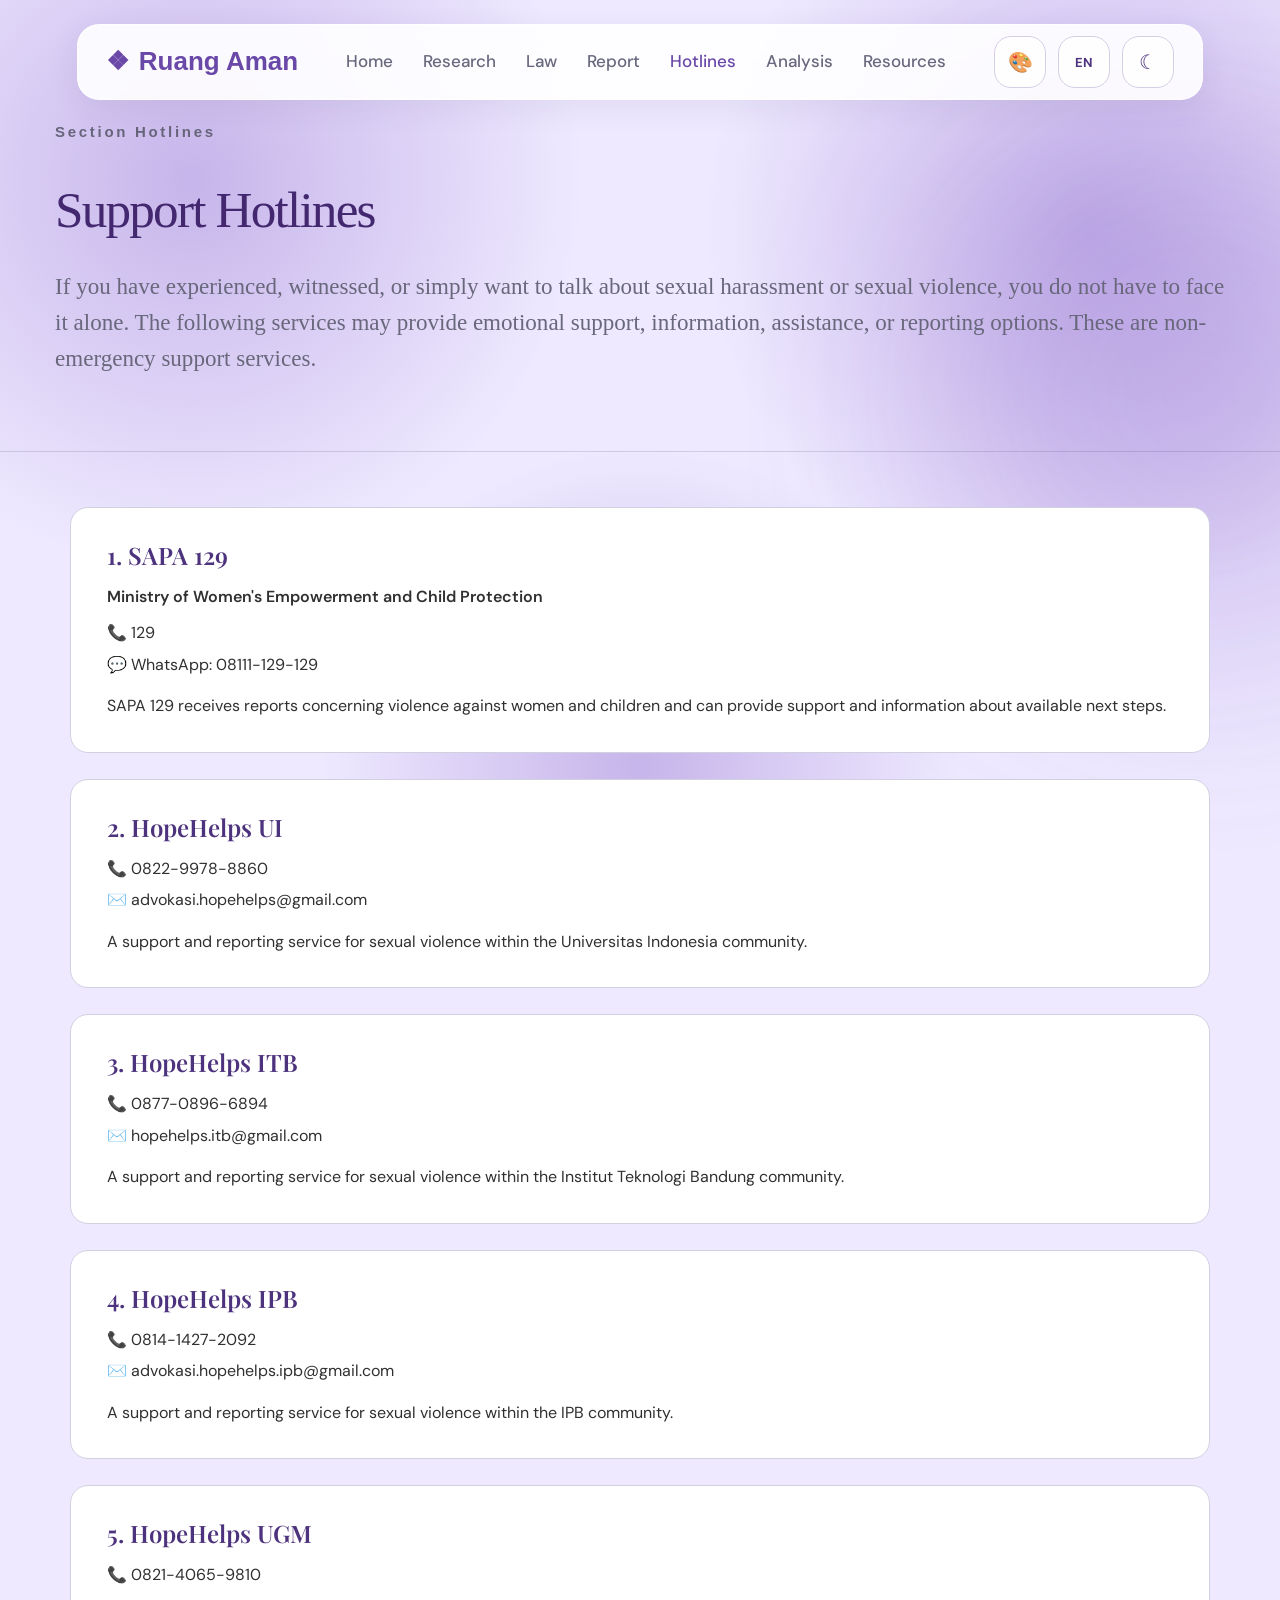
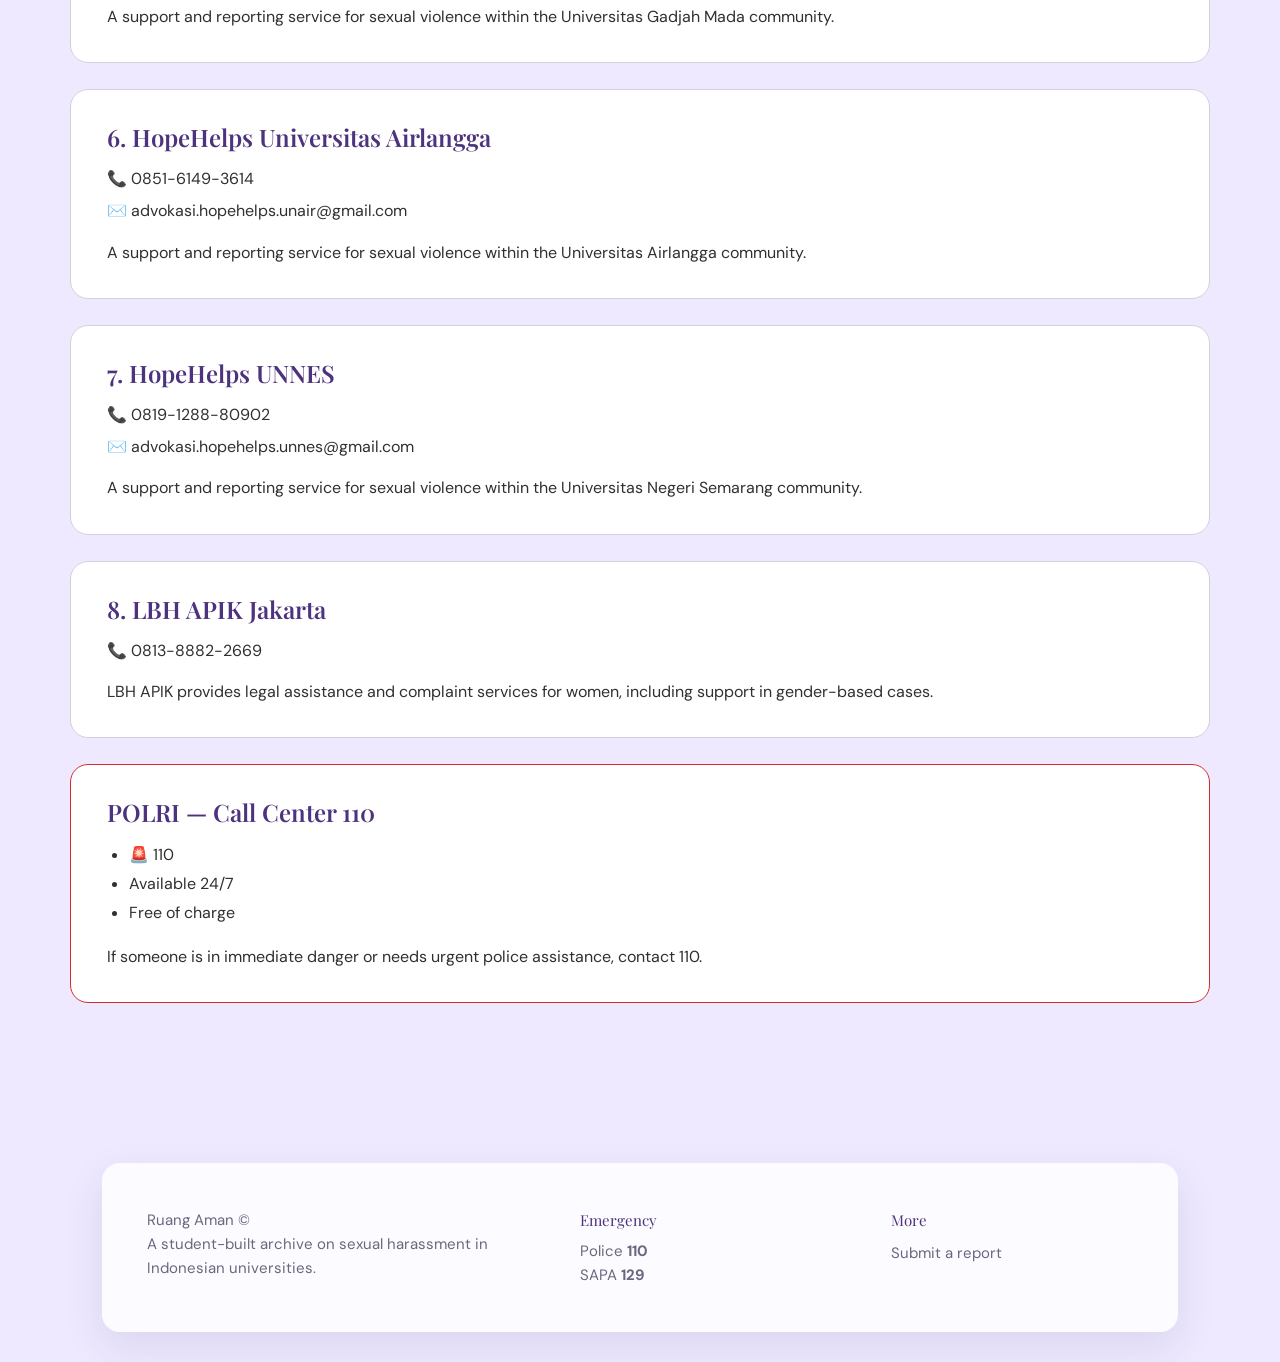
<file: hotlines.html>
<!DOCTYPE html>
<html lang="en">

<head>

    <meta charset="UTF-8">

    <meta
        name="viewport"
        content="width=device-width, initial-scale=1.0">

    <title> Hotlines — Ruang Aman</title>

    <link
        href="https://fonts.googleapis.com/css2?family=DM+Sans:wght@400;500;600;700&family=Playfair+Display:wght@500;600;700&display=swap"
        rel="stylesheet">

    <link rel="stylesheet" href="style.css">

</head>


<body>


<header class="site-header">

    <div class="navbar">

        <a href="index.html" class="logo">
            <span>❖</span>Ruang Aman
        </a>

        <nav class="navigation">

            <a href="index.html" data-i18n="nav.home">Home</a>
            <a href="research.html" data-i18n="nav.research">Research</a>
            <a href="law.html" data-i18n="nav.law">Law</a>
            <a href="report.html" data-i18n="nav.report">Report</a>
            <a href="hotlines.html" class="active" data-i18n="nav.hotlines">Hotlines</a>
            <a href="analysis.html" data-i18n="nav.analysis">Analysis</a>
            <a href="resources.html" data-i18n="nav.resourcs">
            Resources
             </a>

        </nav>

        <div class="nav-actions">

    <!-- COLOUR PALETTE -->
    <div class="palette-container">

        <button
            class="icon-button"
            id="palette-toggle"
            aria-label="Choose colour">
            🎨
        </button>

        <div
            class="palette-menu"
            id="palette-menu">

            <button class="color-option purple" data-color="purple" aria-label="Purple theme"></button>
            <button class="color-option green" data-color="green" aria-label="Green theme"></button>
            <button class="color-option pink" data-color="pink" aria-label="Pink theme"></button>
            <button class="color-option yellow" data-color="yellow" aria-label="Yellow theme"></button>
            <button class="color-option blue" data-color="blue" aria-label="Blue theme"></button>
            <button class="color-option peach" data-color="peach" aria-label="Peach theme"></button>

        </div>

    </div>

    <!-- LANGUAGE -->
    <div class="language-container">

        <button
            class="icon-button"
            id="language-toggle"
            aria-label="Change language"
            title="Change language">
            EN
        </button>

        <div
            class="language-menu"
            id="language-menu">

            <button class="language-option" data-language="en">English</button>
            <button class="language-option" data-language="id">Bahasa Indonesia</button>

        </div>

    </div>

    <!-- DARK MODE -->
    <button
        class="icon-button"
        id="theme-toggle"
        aria-label="Toggle dark mode">
        ☾
    </button>

    <!-- MOBILE MENU -->
    <button
        class="icon-button mobile-menu-button"
        id="menu-toggle"
        aria-label="Open menu">
        ☰
    </button>

</div>

    </div>

</header>



<main>


<section class="law-page">

    <div class="law-intro">

        <div class="section-label" data-i18n="hotlines.label">
            Section Hotlines
        </div>

        <h1 data-i18n="hotlines.title">
            Support Hotlines
        </h1>

        <p data-i18n="hotlines.description">
            If you have experienced, witnessed, or simply want to talk about sexual harassment or sexual violence, you do not have to face it alone. The following services may provide emotional support, information, assistance, or reporting options. These are non-emergency support services.
        </p>

    </div>

</section>


<section class="hotlines-section">


    <!-- 1. SAPA 129 -->
    <div class="hotline-card">
        <h2 class="hotline-name" data-i18n="hotlines.sapa.name">1. SAPA 129</h2>
        <p class="hotline-org" data-i18n="hotlines.sapa.org">Ministry of Women's Empowerment and Child Protection</p>
        <p class="hotline-contact">📞 <span data-i18n="hotlines.sapa.phone">129</span></p>
        <p class="hotline-contact">💬 WhatsApp: <span data-i18n="hotlines.sapa.whatsapp">08111-129-129</span></p>
        <p class="hotline-description" data-i18n="hotlines.sapa.description">
            SAPA 129 receives reports concerning violence against women and children and can provide support and information about available next steps.
        </p>
    </div>


    <!-- 2. HopeHelps UI -->
    <div class="hotline-card">
        <h2 class="hotline-name" data-i18n="hotlines.ui.name">2. HopeHelps UI</h2>
        <p class="hotline-contact">📞 <span data-i18n="hotlines.ui.phone">0822-9978-8860</span></p>
        <p class="hotline-contact">✉️ <span data-i18n="hotlines.ui.email">advokasi.hopehelps@gmail.com</span></p>
        <p class="hotline-description" data-i18n="hotlines.ui.description">
            A support and reporting service for sexual violence within the Universitas Indonesia community.
        </p>
    </div>


    <!-- 3. HopeHelps ITB -->
    <div class="hotline-card">
        <h2 class="hotline-name" data-i18n="hotlines.itb.name">3. HopeHelps ITB</h2>
        <p class="hotline-contact">📞 <span data-i18n="hotlines.itb.phone">0877-0896-6894</span></p>
        <p class="hotline-contact">✉️ <span data-i18n="hotlines.itb.email">hopehelps.itb@gmail.com</span></p>
        <p class="hotline-description" data-i18n="hotlines.itb.description">
            A support and reporting service for sexual violence within the Institut Teknologi Bandung community.
        </p>
    </div>


    <!-- 4. HopeHelps IPB -->
    <div class="hotline-card">
        <h2 class="hotline-name" data-i18n="hotlines.ipb.name">4. HopeHelps IPB</h2>
        <p class="hotline-contact">📞 <span data-i18n="hotlines.ipb.phone">0814-1427-2092</span></p>
        <p class="hotline-contact">✉️ <span data-i18n="hotlines.ipb.email">advokasi.hopehelps.ipb@gmail.com</span></p>
        <p class="hotline-description" data-i18n="hotlines.ipb.description">
            A support and reporting service for sexual violence within the IPB community.
        </p>
    </div>


    <!-- 5. HopeHelps UGM -->
    <div class="hotline-card">
        <h2 class="hotline-name" data-i18n="hotlines.ugm.name">5. HopeHelps UGM</h2>
        <p class="hotline-contact">📞 <span data-i18n="hotlines.ugm.phone">0821-4065-9810</span></p>
        <p class="hotline-description" data-i18n="hotlines.ugm.description">
            A support and reporting service for sexual violence within the Universitas Gadjah Mada community.
        </p>
    </div>


    <!-- 6. HopeHelps Universitas Airlangga -->
    <div class="hotline-card">
        <h2 class="hotline-name" data-i18n="hotlines.unair.name">6. HopeHelps Universitas Airlangga</h2>
        <p class="hotline-contact">📞 <span data-i18n="hotlines.unair.phone">0851-6149-3614</span></p>
        <p class="hotline-contact">✉️ <span data-i18n="hotlines.unair.email">advokasi.hopehelps.unair@gmail.com</span></p>
        <p class="hotline-description" data-i18n="hotlines.unair.description">
            A support and reporting service for sexual violence within the Universitas Airlangga community.
        </p>
    </div>


    <!-- 7. HopeHelps UNNES -->
    <div class="hotline-card">
        <h2 class="hotline-name" data-i18n="hotlines.unnes.name">7. HopeHelps UNNES</h2>
        <p class="hotline-contact">📞 <span data-i18n="hotlines.unnes.phone">0819-1288-80902</span></p>
        <p class="hotline-contact">✉️ <span data-i18n="hotlines.unnes.email">advokasi.hopehelps.unnes@gmail.com</span></p>
        <p class="hotline-description" data-i18n="hotlines.unnes.description">
            A support and reporting service for sexual violence within the Universitas Negeri Semarang community.
        </p>
    </div>


    <!-- 8. LBH APIK Jakarta -->
    <div class="hotline-card">
        <h2 class="hotline-name" data-i18n="hotlines.lbh.name">8. LBH APIK Jakarta</h2>
        <p class="hotline-contact">📞 <span data-i18n="hotlines.lbh.phone">0813-8882-2669</span></p>
        <p class="hotline-description" data-i18n="hotlines.lbh.description">
            LBH APIK provides legal assistance and complaint services for women, including support in gender-based cases.
        </p>
        <p class="hotline-note" data-i18n="hotlines.lbh.note"></p>
    </div>


    <!-- POLRI 110 -->
    <div class="hotline-card emergency">
        <h2 class="hotline-name" data-i18n="hotlines.polri.name">POLRI — Call Center 110 (Emergency)</h2>
        <ul class="hotline-list">
            <li>🚨 <span data-i18n="hotlines.polri.number">110</span></li>
            <li data-i18n="hotlines.polri.availability">Available 24/7</li>
            <li data-i18n="hotlines.polri.cost">Free of charge</li>
        </ul>
        <p class="hotline-description" data-i18n="hotlines.polri.description">
            If someone is in immediate danger or needs urgent police assistance, contact 110.
        </p>
    </div>


</section>


</main>


<footer class="site-footer">

    <div class="footer-content">

        <div class="footer-about">

            <p class="footer-logo">
                Ruang Aman ©
            </p>

            <p>
                A student-built archive on sexual harassment
                in Indonesian universities.
            </p>

        </div>

        <div class="footer-emergency">

            <p class="footer-heading">
                Emergency
            </p>

            <p>
                Police <strong>110</strong><br>
                SAPA <strong>129</strong>
            </p>

        </div>

        <div class="footer-links">

            <p class="footer-heading">
                More
            </p>

            <a href="report.html">
                Submit a report
            </a>

        </div>

    </div>

</footer>


<script src="script.js"></script>

</body>

</html>
</file>
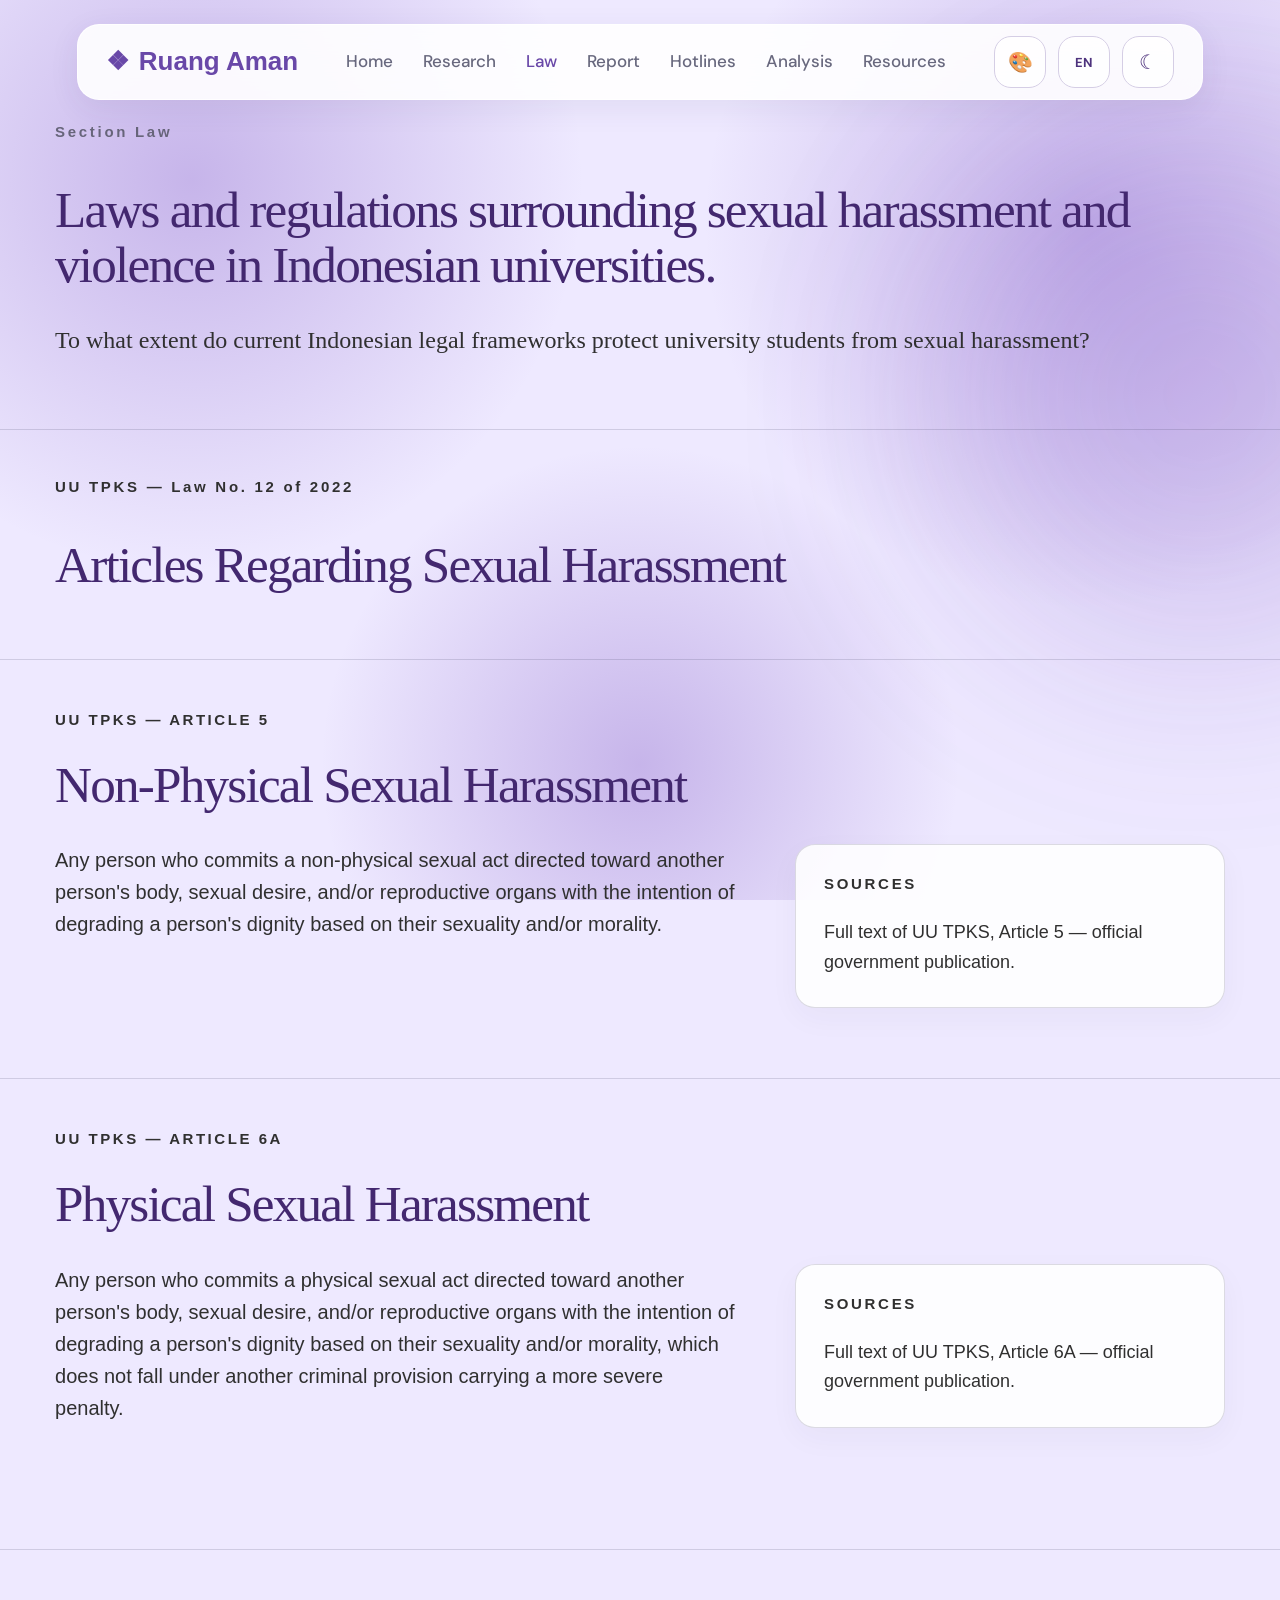
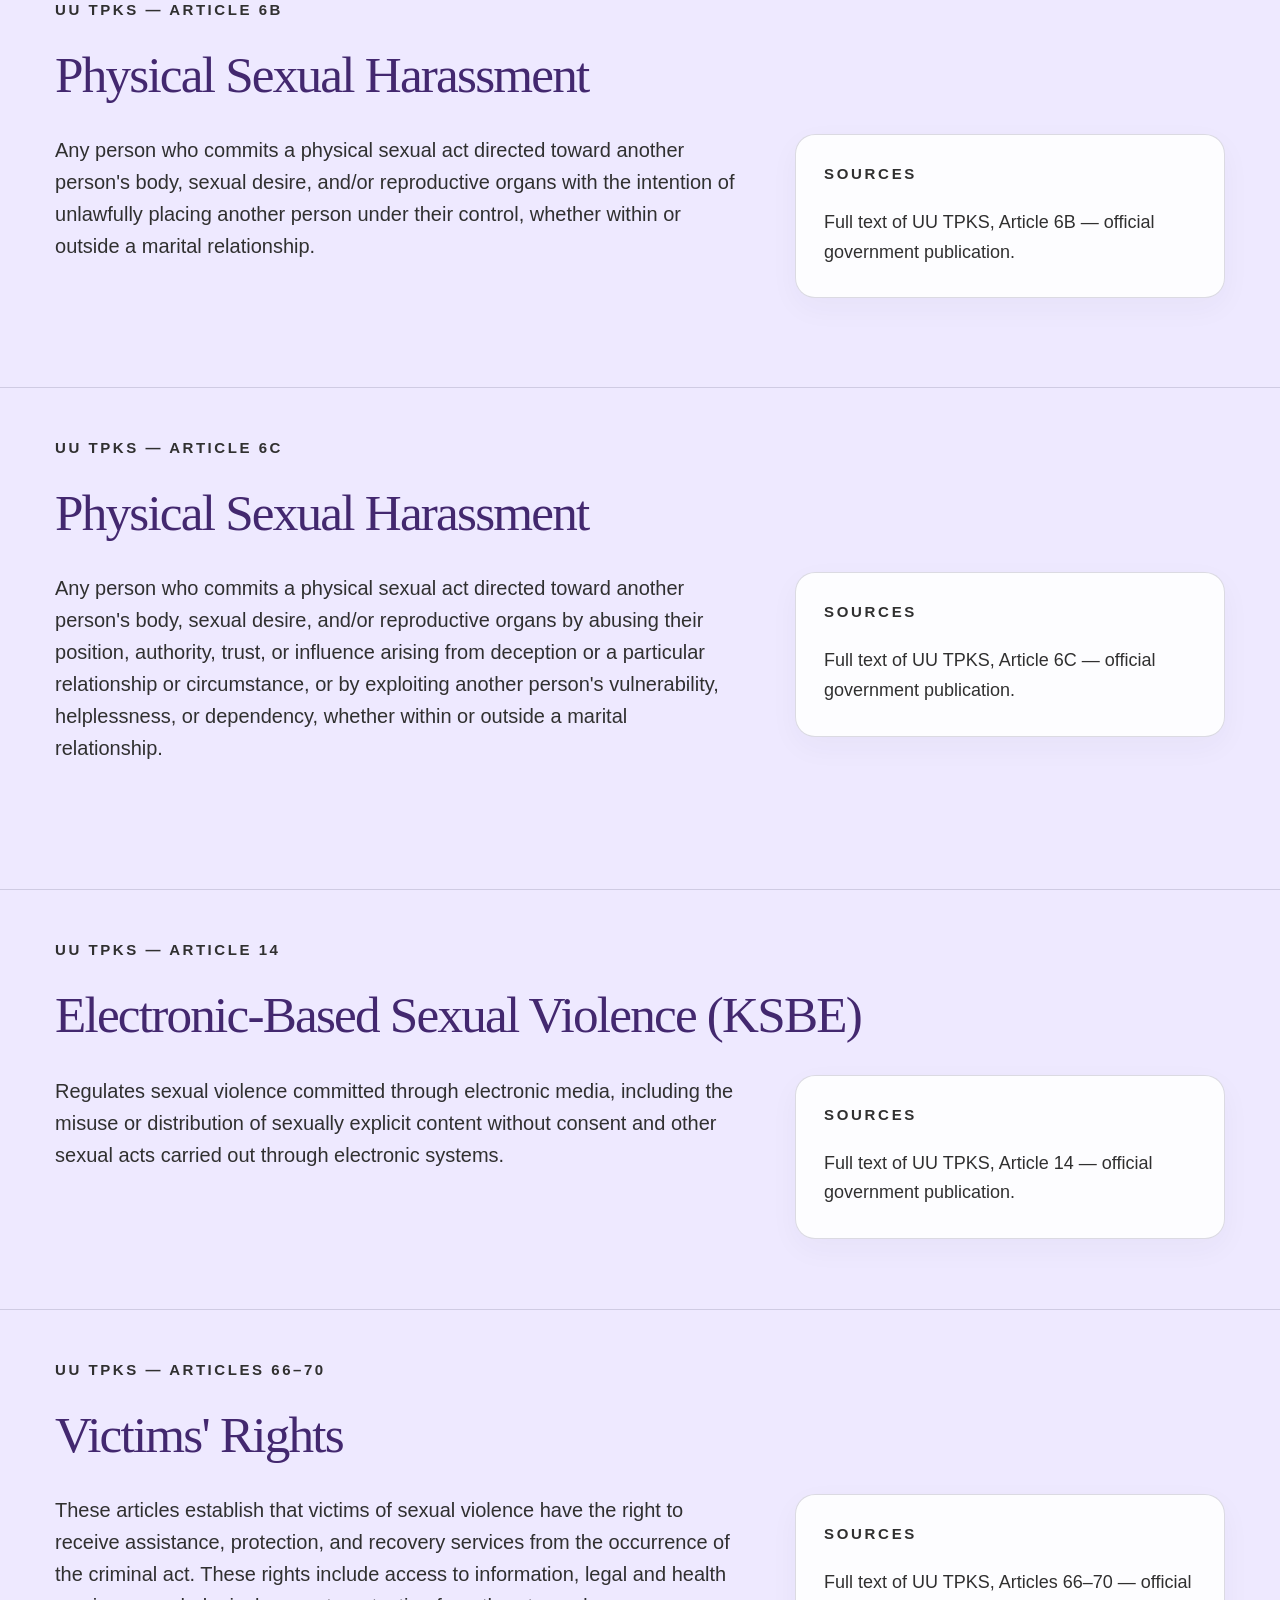
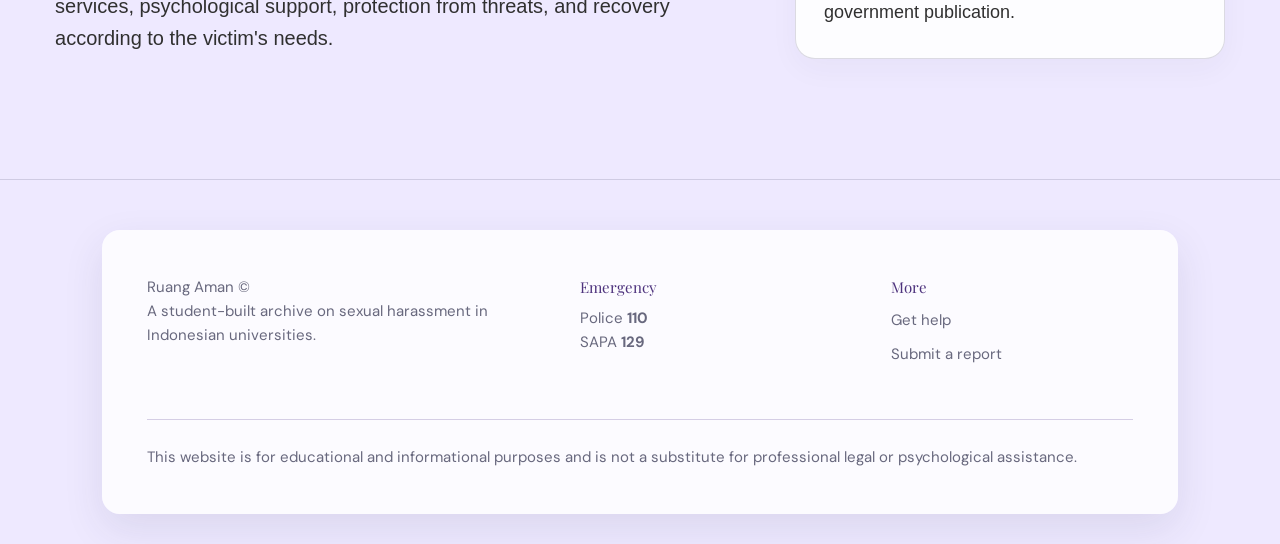
<file: law.html>
<!DOCTYPE html>
<html lang="en">

<head>

    <meta charset="UTF-8">

    <meta
        name="viewport"
        content="width=device-width, initial-scale=1.0">

    <title>The Law — Ruang Aman</title>

    <link
        href="https://fonts.googleapis.com/css2?family=DM+Sans:wght@400;500;600;700&family=Playfair+Display:wght@500;600;700&display=swap"
        rel="stylesheet">

    <link rel="stylesheet" href="style.css">

</head>


<body>

<header class="site-header">

    <div class="navbar">

        <a href="index.html" class="logo">
            <span>❖</span>Ruang Aman
        </a>

        <nav class="navigation">

            <a href="index.html" data-i18n="nav.home">Home</a>
            <a href="research.html" data-i18n="nav.research">Research</a>
            <a href="law.html" class="active" data-i18n="nav.law">Law</a>
            <a href="report.html" data-i18n="nav.report">Report</a>
            <a href="hotlines.html" data-i18n="nav.hotlines">Hotlines</a>
            <a href="analysis.html" data-i18n="nav.analysis">
        Analysis
            </a>
        <a href="resources.html" data-i18n="nav.resourcs">
            Resources
             </a>
        </nav>

       <div class="nav-actions">

    <!-- COLOUR PALETTE -->
    <div class="palette-container">

        <button
            class="icon-button"
            id="palette-toggle"
            aria-label="Choose colour">
            🎨
        </button>

        <div
            class="palette-menu"
            id="palette-menu">

            <button class="color-option purple" data-color="purple" aria-label="Purple theme"></button>
            <button class="color-option green" data-color="green" aria-label="Green theme"></button>
            <button class="color-option pink" data-color="pink" aria-label="Pink theme"></button>
            <button class="color-option yellow" data-color="yellow" aria-label="Yellow theme"></button>
            <button class="color-option blue" data-color="blue" aria-label="Blue theme"></button>
            <button class="color-option peach" data-color="peach" aria-label="Peach theme"></button>

        </div>

    </div>

    <!-- LANGUAGE -->
    <div class="language-container">

        <button
            class="icon-button"
            id="language-toggle"
            aria-label="Change language"
            title="Change language">
            EN
        </button>

        <div
            class="language-menu"
            id="language-menu">

            <button class="language-option" data-language="en">English</button>
            <button class="language-option" data-language="id">Bahasa Indonesia</button>

        </div>

    </div>

    <!-- DARK MODE -->
    <button
        class="icon-button"
        id="theme-toggle"
        aria-label="Toggle dark mode">
        ☾
    </button>

    <!-- MOBILE MENU -->
    <button
        class="icon-button mobile-menu-button"
        id="menu-toggle"
        aria-label="Open menu">
        ☰
    </button>

</div>

    </div>

</header>



<main>



<section class="law-page">


    <div class="law-intro">
        <div class="section-label" data-i18n="law.intro.label">
            Section Law
        </div>

        <h1 data-i18n="law.intro.title">
            Laws and regulations surrounding sexual harassment and violence in Indonesian universities.
        </h1>

        <h2 data-i18n="law.intro.question">
           To what extent do current Indonesian legal frameworks protect university students from sexual harassment?
        </h2>


    </div>

</section>

<section class="law-articles">

    <div class="cases-intro">
        <div class="section-label" data-i18n="law.articles.label">
            UU TPKS — Law No. 12 of 2022
        </div>

        <h1 data-i18n="law.articles.title">
            Articles Regarding Sexual Harassment
        </h1>
    </div>


    <!-- ARTICLE 5 -->
    <article class="case-study">

        <div class="case-top">
            <div class="case-university" data-i18n="law.article5.label">
                UU TPKS — ARTICLE 5
            </div>
        </div>

        <h2 class="case-title" data-i18n="law.article5.title">
            Non-Physical Sexual Harassment
        </h2>

        <div class="case-main">

            <div class="case-content">
                <p class="case-description" data-i18n="law.article5.description">
                    Any person who commits a non-physical sexual act directed toward another person's body, sexual desire, and/or reproductive organs with the intention of degrading a person's dignity based on their sexuality and/or morality.
                </p>
            </div>

            <aside class="case-outcome">
                <div class="outcome-label" data-i18n="law.sources">
                    SOURCES
                </div>

                <p data-i18n="law.article5.source">
                    Full text of UU TPKS, Article 5 — official government publication.
                </p>
            </aside>

        </div>

    </article>


    <!-- ARTICLE 6A -->
    <article class="case-study">

        <div class="case-top">
            <div class="case-university" data-i18n="law.article6a.label">
                UU TPKS — ARTICLE 6A
            </div>
        </div>

        <h2 class="case-title" data-i18n="law.article6a.title">
            Physical Sexual Harassment
        </h2>

        <div class="case-main">

            <div class="case-content">
                <p class="case-description" data-i18n="law.article6a.description">
                    Any person who commits a physical sexual act directed toward another person's body, sexual desire, and/or reproductive organs with the intention of degrading a person's dignity based on their sexuality and/or morality, which does not fall under another criminal provision carrying a more severe penalty.
                </p>
            </div>

            <aside class="case-outcome">
                <div class="outcome-label" data-i18n="law.sources">
                    SOURCES
                </div>

                <p data-i18n="law.article6a.source">
                    Full text of UU TPKS, Article 6A — official government publication.
                </p>
            </aside>

        </div>

    </article>


    <!-- ARTICLE 6B -->
    <article class="case-study">

        <div class="case-top">
            <div class="case-university" data-i18n="law.article6b.label">
                UU TPKS — ARTICLE 6B
            </div>
        </div>

        <h2 class="case-title" data-i18n="law.article6b.title">
            Physical Sexual Harassment
        </h2>

        <div class="case-main">

            <div class="case-content">
                <p class="case-description" data-i18n="law.article6b.description">
                    Any person who commits a physical sexual act directed toward another person's body, sexual desire, and/or reproductive organs with the intention of unlawfully placing another person under their control, whether within or outside a marital relationship.
                </p>
            </div>

            <aside class="case-outcome">
                <div class="outcome-label" data-i18n="law.sources">
                    SOURCES
                </div>

                <p data-i18n="law.article6b.source">
                    Full text of UU TPKS, Article 6B — official government publication.
                </p>
            </aside>

        </div>

    </article>


    <!-- ARTICLE 6C -->
    <article class="case-study">

        <div class="case-top">
            <div class="case-university" data-i18n="law.article6c.label">
                UU TPKS — ARTICLE 6C
            </div>
        </div>

        <h2 class="case-title" data-i18n="law.article6c.title">
            Physical Sexual Harassment
        </h2>

        <div class="case-main">

            <div class="case-content">
                <p class="case-description" data-i18n="law.article6c.description">
                    Any person who commits a physical sexual act directed toward another person's body, sexual desire, and/or reproductive organs by abusing their position, authority, trust, or influence arising from deception or a particular relationship or circumstance, or by exploiting another person's vulnerability, helplessness, or dependency, whether within or outside a marital relationship.
                </p>
            </div>

            <aside class="case-outcome">
                <div class="outcome-label" data-i18n="law.sources">
                    SOURCES
                </div>

                <p data-i18n="law.article6c.source">
                    Full text of UU TPKS, Article 6C — official government publication.
                </p>
            </aside>

        </div>

    </article>


    <!-- ARTICLE 14 -->
    <article class="case-study">

        <div class="case-top">
            <div class="case-university" data-i18n="law.article14.label">
                UU TPKS — ARTICLE 14
            </div>
        </div>

        <h2 class="case-title" data-i18n="law.article14.title">
            Electronic-Based Sexual Violence (KSBE)
        </h2>

        <div class="case-main">

            <div class="case-content">
                <p class="case-description" data-i18n="law.article14.description">
                    Regulates sexual violence committed through electronic media, including the misuse or distribution of sexually explicit content without consent and other sexual acts carried out through electronic systems.
                </p>
            </div>

            <aside class="case-outcome">
                <div class="outcome-label" data-i18n="law.sources">
                    SOURCES
                </div>

                <p data-i18n="law.article14.source">
                    Full text of UU TPKS, Article 14 — official government publication.
                </p>
            </aside>

        </div>

    </article>


    <!-- ARTICLES 66–70 -->
    <article class="case-study">

        <div class="case-top">
            <div class="case-university" data-i18n="law.article66_70.label">
                UU TPKS — ARTICLES 66–70
            </div>
        </div>

        <h2 class="case-title" data-i18n="law.article66_70.title">
            Victims' Rights
        </h2>

        <div class="case-main">

            <div class="case-content">
                <p class="case-description" data-i18n="law.article66_70.description">
                    These articles establish that victims of sexual violence have the right to receive assistance, protection, and recovery services from the occurrence of the criminal act. These rights include access to information, legal and health services, psychological support, protection from threats, and recovery according to the victim's needs.
                </p>
            </div>

            <aside class="case-outcome">
                <div class="outcome-label" data-i18n="law.sources">
                    SOURCES
                </div>

                <p data-i18n="law.article66_70.source">
                    Full text of UU TPKS, Articles 66–70 — official government publication.
                </p>
            </aside>

        </div>

    </article>

</section>










<footer class="site-footer">

    <div class="footer-content">

        <div class="footer-about">

            <p class="footer-logo">
                Ruang Aman ©
            </p>

            <p data-i18n="footer.description">
                A student-built archive on sexual harassment in Indonesian universities.
            </p>

        </div>


        <div class="footer-emergency">

            <p class="footer-heading" data-i18n="footer.emergency">
                Emergency
            </p>

            <p>
                <span data-i18n="footer.police">Police</span>
                <strong>110</strong><br>
                SAPA <strong>129</strong>
            </p>

        </div>


        <div class="footer-links">

            <p class="footer-heading" data-i18n="footer.more">
                More
            </p>

            <a href="hotlines.html" data-i18n="footer.help">
                Get help
            </a>

            <a href="report.html" data-i18n="footer.report">
                Submit a report
            </a>

        </div>

    </div>

    <p class="footer-note" data-i18n="footer.note">
        This website is for educational and informational purposes and is not a substitute for professional legal or psychological assistance.
    </p>

</footer>


</main>

<script src="script.js"></script>

</body>

</html>
</file>
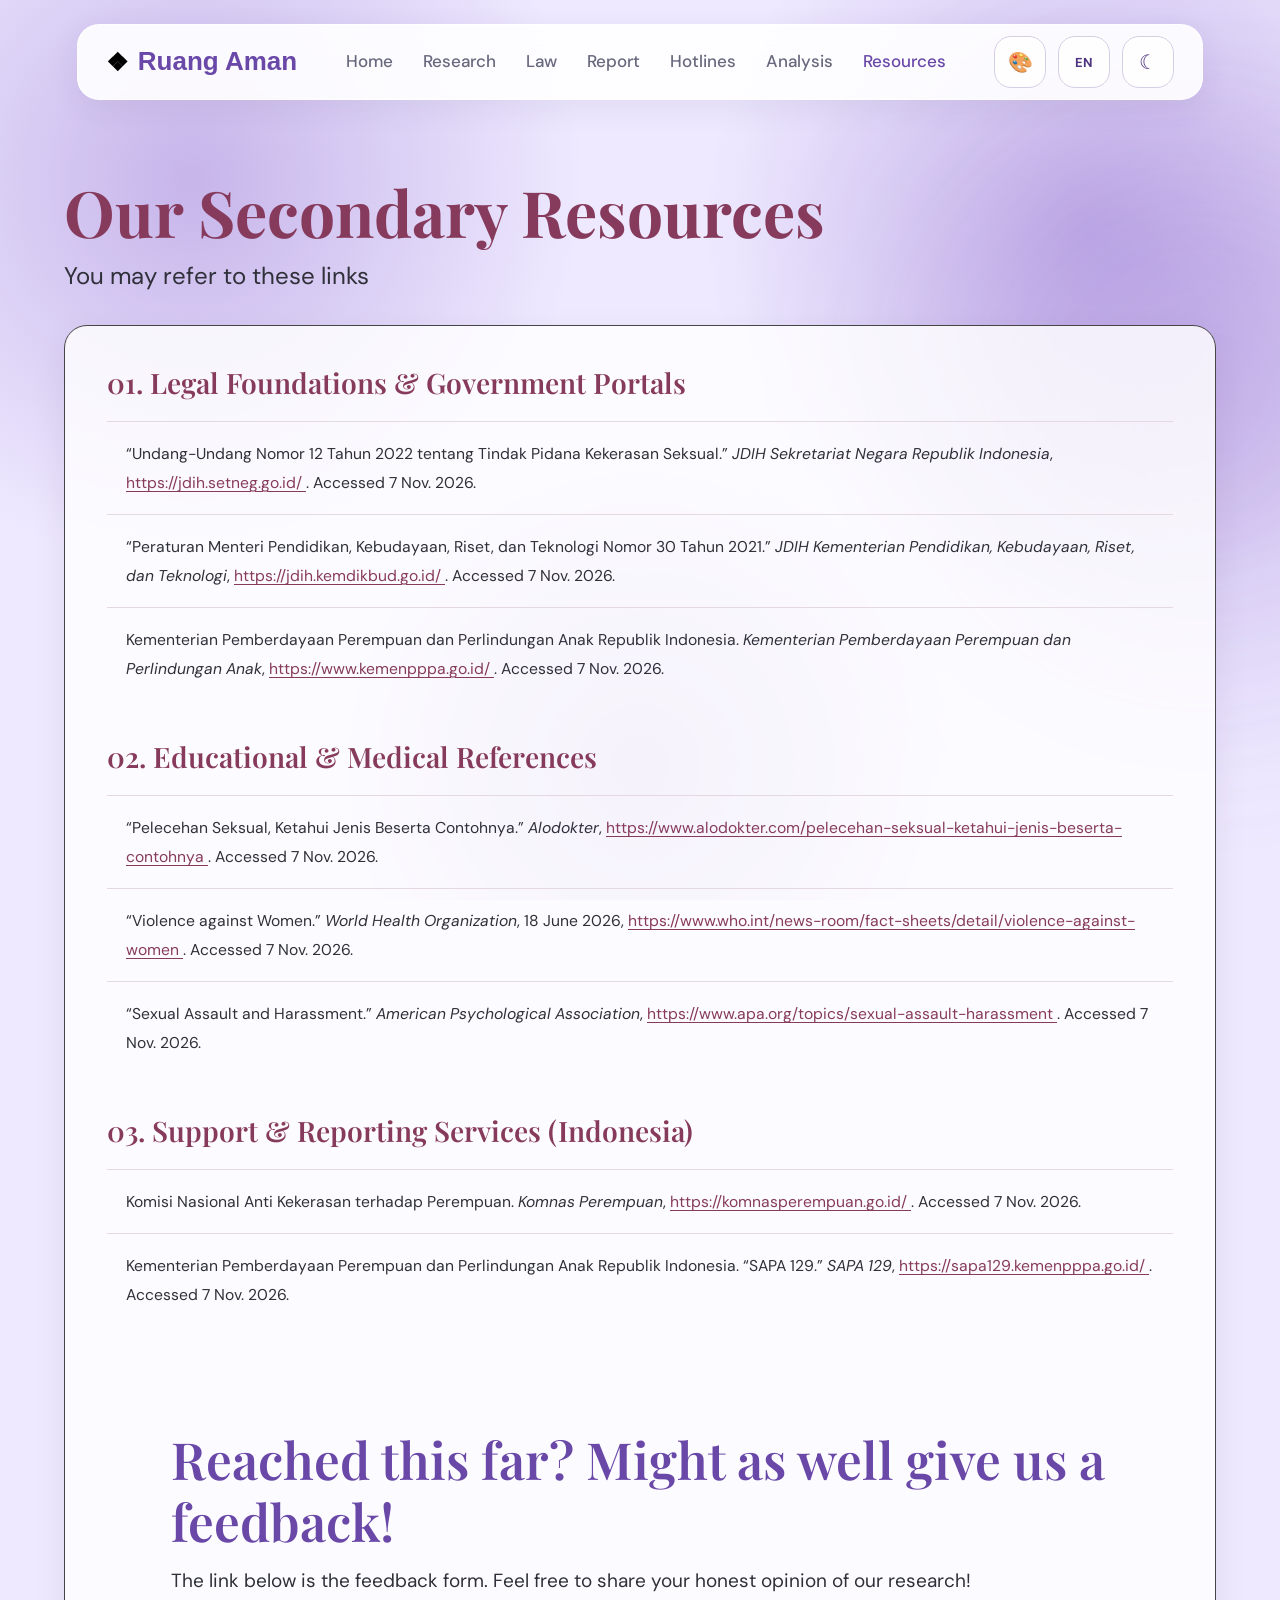
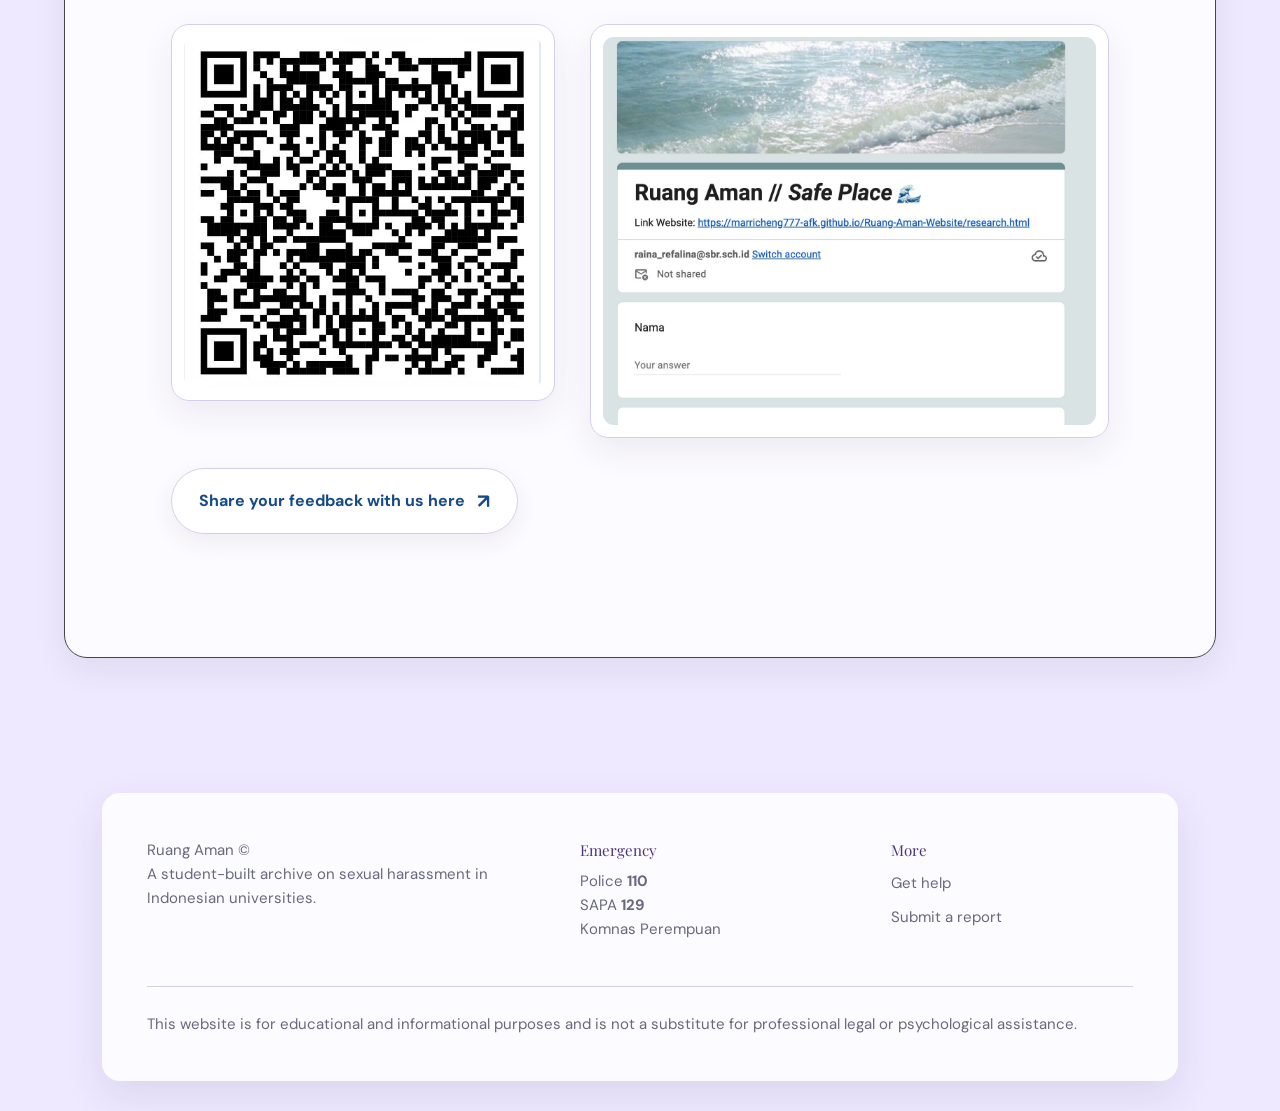
<file: resources.html>
<!DOCTYPE html>
<html lang="en">

<head>
    <meta charset="UTF-8">
    <meta name="viewport" content="width=device-width, initial-scale=1.0">

    <title>Resources — Ruang Aman</title>

    <link rel="preconnect" href="https://fonts.googleapis.com">
    <link rel="preconnect" href="https://fonts.gstatic.com" crossorigin>

    <link
        href="https://fonts.googleapis.com/css2?family=DM+Sans:wght@400;500;600;700&family=Playfair+Display:wght@500;600;700&display=swap"
        rel="stylesheet">

    <link rel="stylesheet" href="style.css">

</head>

<body>

<header class="site-header">

    <div class="navbar">

        <a href="index.html" class="logo">
            <span class="logo-icon">❖</span>
            <span>Ruang Aman</span>
        </a>

        <nav class="navigation">

            <a href="index.html" data-i18n="nav.home">Home</a>

            <a href="research.html" data-i18n="nav.research">Research</a>

            <a href="law.html" data-i18n="nav.law">Law</a>

            <a href="report.html" data-i18n="nav.report">Report</a>

            <a href="hotlines.html" data-i18n="nav.hotlines">Hotlines</a>

            <a href="analysis.html" data-i18n="nav.analysis">Analysis</a>

            <a href="resources.html"
               class="active"
               data-i18n="nav.resources">
                Resources
            </a>

        </nav>

        <div class="nav-actions">

            <!-- COLOUR PALETTE -->

            <div class="palette-container">

                <button
                    class="icon-button"
                    id="palette-toggle"
                    aria-label="Choose colour">
                    🎨
                </button>

                <div
                    class="palette-menu"
                    id="palette-menu">

                    <button class="color-option purple"
                        data-color="purple"
                        aria-label="Purple theme"></button>

                    <button class="color-option green"
                        data-color="green"
                        aria-label="Green theme"></button>

                    <button class="color-option pink"
                        data-color="pink"
                        aria-label="Pink theme"></button>

                    <button class="color-option yellow"
                        data-color="yellow"
                        aria-label="Yellow theme"></button>

                    <button class="color-option blue"
                        data-color="blue"
                        aria-label="Blue theme"></button>

                    <button class="color-option peach"
                        data-color="peach"
                        aria-label="Peach theme"></button>

                </div>

            </div>

            <!-- LANGUAGE -->

            <div class="language-container">

                <button
                    class="icon-button"
                    id="language-toggle"
                    aria-label="Change language"
                    title="Change language">
                    EN
                </button>

                <div
                    class="language-menu"
                    id="language-menu">

                    <button class="language-option"
                        data-language="en">
                        English
                    </button>

                    <button class="language-option"
                        data-language="id">
                        Bahasa Indonesia
                    </button>

                </div>

            </div>

            <!-- DARK MODE -->

            <button
                class="icon-button"
                id="theme-toggle"
                aria-label="Toggle dark mode">
                ☾
            </button>

            <!-- MOBILE MENU -->

            <button
                class="icon-button mobile-menu-button"
                id="menu-toggle"
                aria-label="Open menu">
                ☰
            </button>

        </div>

    </div>

</header>


<main class="resources-page">

    <section class="resources-section">

        <!-- PAGE INTRO -->

        <div class="resources-intro">

            <h1 data-i18n="resources.title">
                Our Secondary Resources
            </h1>

            <p data-i18n="resources.subtitle">
                You may refer to these links
            </p>

        </div>


        <!-- RESOURCE CONTAINER -->

        <div class="resources-container">


            <!-- CATEGORY 1 -->

            <section class="resource-category">

                <h2 data-i18n="resources.category1">
                    01. Legal Foundations & Government Portals
                </h2>

                <div class="resource-list">

                    <article class="resource-item">

                        <p>
                            “Undang-Undang Nomor 12 Tahun 2022 tentang
                            Tindak Pidana Kekerasan Seksual.”
                            <em>JDIH Sekretariat Negara Republik Indonesia</em>,
                            <a href="https://jdih.setneg.go.id/"
                               target="_blank"
                               rel="noopener noreferrer">
                                https://jdih.setneg.go.id/
                            </a>.
                            <span data-i18n="resources.accessed">
                                Accessed 7 Nov. 2026.
                            </span>
                        </p>

                    </article>


                    <article class="resource-item">

                        <p>
                            “Peraturan Menteri Pendidikan, Kebudayaan,
                            Riset, dan Teknologi Nomor 30 Tahun 2021.”
                            <em>JDIH Kementerian Pendidikan, Kebudayaan,
                            Riset, dan Teknologi</em>,
                            <a href="https://jdih.kemdikbud.go.id/"
                               target="_blank"
                               rel="noopener noreferrer">
                                https://jdih.kemdikbud.go.id/
                            </a>.
                            <span data-i18n="resources.accessed">
                                Accessed 7 Nov. 2026.
                            </span>
                        </p>

                    </article>


                    <article class="resource-item">

                        <p>
                            Kementerian Pemberdayaan Perempuan dan
                            Perlindungan Anak Republik Indonesia.
                            <em>Kementerian Pemberdayaan Perempuan dan
                            Perlindungan Anak</em>,
                            <a href="https://www.kemenpppa.go.id/"
                               target="_blank"
                               rel="noopener noreferrer">
                                https://www.kemenpppa.go.id/
                            </a>.
                            <span data-i18n="resources.accessed">
                                Accessed 7 Nov. 2026.
                            </span>
                        </p>

                    </article>

                </div>

            </section>


            <!-- CATEGORY 2 -->

            <section class="resource-category">

                <h2 data-i18n="resources.category2">
                    02. Educational & Medical References
                </h2>

                <div class="resource-list">

                    <article class="resource-item">

                        <p>
                            “Pelecehan Seksual, Ketahui Jenis Beserta
                            Contohnya.” <em>Alodokter</em>,
                            <a href="https://www.alodokter.com/pelecehan-seksual-ketahui-jenis-beserta-contohnya"
                               target="_blank"
                               rel="noopener noreferrer">
                                https://www.alodokter.com/pelecehan-seksual-ketahui-jenis-beserta-contohnya
                            </a>.
                            <span data-i18n="resources.accessed">
                                Accessed 7 Nov. 2026.
                            </span>
                        </p>

                    </article>


                    <article class="resource-item">

                        <p>
                            “Violence against Women.”
                            <em>World Health Organization</em>,
                            18 June 2026,
                            <a href="https://www.who.int/news-room/fact-sheets/detail/violence-against-women"
                               target="_blank"
                               rel="noopener noreferrer">
                                https://www.who.int/news-room/fact-sheets/detail/violence-against-women
                            </a>.
                            <span data-i18n="resources.accessed">
                                Accessed 7 Nov. 2026.
                            </span>
                        </p>

                    </article>


                    <article class="resource-item">

                        <p>
                            “Sexual Assault and Harassment.”
                            <em>American Psychological Association</em>,
                            <a href="https://www.apa.org/topics/sexual-assault-harassment"
                               target="_blank"
                               rel="noopener noreferrer">
                                https://www.apa.org/topics/sexual-assault-harassment
                            </a>.
                            <span data-i18n="resources.accessed">
                                Accessed 7 Nov. 2026.
                            </span>
                        </p>

                    </article>

                </div>

            </section>


            <!-- CATEGORY 3 -->

            <section class="resource-category">

                <h2 data-i18n="resources.category3">
                    03. Support & Reporting Services (Indonesia)
                </h2>

                <div class="resource-list">

                    <article class="resource-item">

                        <p>
                            Komisi Nasional Anti Kekerasan terhadap
                            Perempuan. <em>Komnas Perempuan</em>,
                            <a href="https://komnasperempuan.go.id/"
                               target="_blank"
                               rel="noopener noreferrer">
                                https://komnasperempuan.go.id/
                            </a>.
                            <span data-i18n="resources.accessed">
                                Accessed 7 Nov. 2026.
                            </span>
                        </p>

                    </article>


                    <article class="resource-item">

                        <p>
                            Kementerian Pemberdayaan Perempuan dan
                            Perlindungan Anak Republik Indonesia.
                            “SAPA 129.”
                            <em>SAPA 129</em>,
                            <a href="https://sapa129.kemenpppa.go.id/"
                               target="_blank"
                               rel="noopener noreferrer">
                                https://sapa129.kemenpppa.go.id/
                            </a>.
                            <span data-i18n="resources.accessed">
                                Accessed 7 Nov. 2026.
                            </span>
                        </p>

                    </article>

                </div>

            </section>

        <!-- =========================================
     RESEARCH FEEDBACK SECTION
========================================== -->

<section class="feedback-section" id="feedback">

    <div class="feedback-container">

        <!-- HEADING -->

        <div class="feedback-heading">

            <h2 data-i18n="feedback.title">
                Reached this far? Might as well give us a feedback!
            </h2>

            <p data-i18n="feedback.description">
                The link below is the feedback form. Feel free to
                share your honest opinion of our research!
            </p>

        </div>


        <!-- FEEDBACK CONTENT -->

        <div class="feedback-content">

            <!-- LEFT: QR CODE -->

            <div class="feedback-qr">

                <img
                    src="assets/feedback-qr.png"
                    alt="Scan this QR code to access the Ruang Aman feedback form">

            </div>


            <!-- RIGHT: FORM PREVIEW -->

            <div class="feedback-preview">

                <img
                    src="assets/feedback-form-preview.png"
                    alt="Preview of the Ruang Aman Google Forms feedback questionnaire">

            </div>

        </div>


        <!-- CLICKABLE FEEDBACK LINK -->

        <div class="feedback-link-container">

            <a
                href="https://docs.google.com/forms/d/e/1FAIpQLSfMFkdZeIa_2InsdF2GMBBT0nnxrZLzwsfY-u_tc-4_6EzrDg/viewform"
                target="_blank"
                rel="noopener noreferrer"
                class="feedback-link">

                <span data-i18n="feedback.link">
                    Share your feedback with us here
                </span>

                <span class="feedback-arrow">↗</span>

            </a>

        </div>

    </div>

</section>

</main>


<!-- FOOTER -->

<footer class="site-footer">

    <div class="footer-content">

        <div class="footer-about">

            <p class="footer-logo">
                Ruang Aman ©
            </p>

            <p data-i18n="footer.description">
                A student-built archive on sexual harassment
                in Indonesian universities.
            </p>

        </div>


        <div class="footer-emergency">

            <p class="footer-heading"
               data-i18n="footer.emergency">
                Emergency
            </p>

            <p>
                <span data-i18n="footer.police">Police</span>
                <strong>110</strong>
                <br>
                SAPA <strong>129</strong>
                <br>
                Komnas Perempuan
            </p>
            
        </div>

    </section>


        <div class="footer-links">

            <p class="footer-heading"
               data-i18n="footer.more">
                More
            </p>

            <a href="hotlines.html"
               data-i18n="footer.help">
                Get help
            </a>

            <a href="report.html"
               data-i18n="footer.report">
                Submit a report
            </a>

        </div>

    </div>


    <p class="footer-note"
       data-i18n="footer.note">
        This website is for educational and informational purposes
        and is not a substitute for professional legal or psychological
        assistance.
    </p>

</footer>


<script src="script.js"></script>

</body>
</html>
</file>
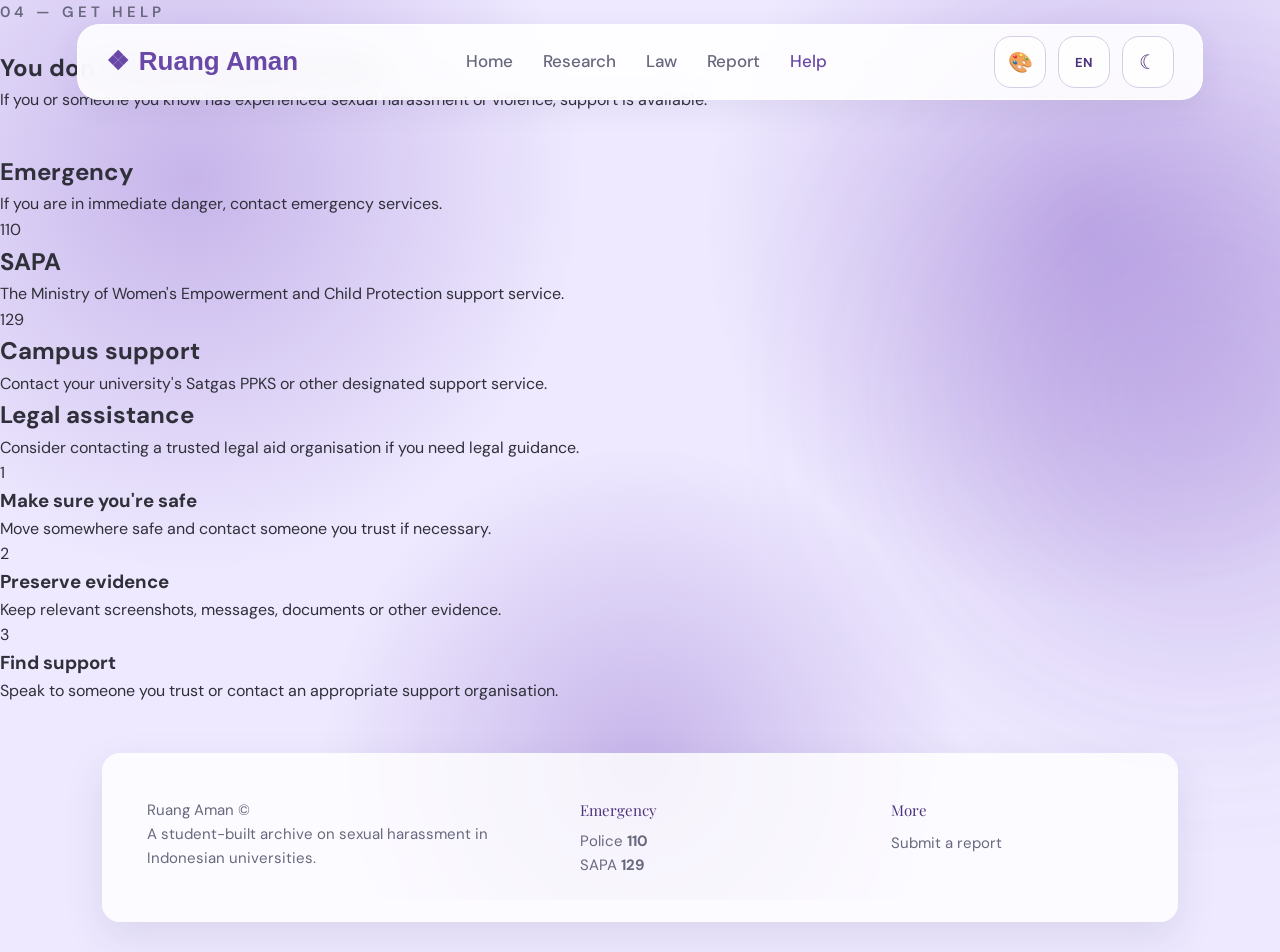
<file: support.html>
<!DOCTYPE html>
<html lang="en">

<head>

    <meta charset="UTF-8">

    <meta
        name="viewport"
        content="width=device-width, initial-scale=1.0">

    <title>Get Help — Ruang Aman</title>

    <link
        href="https://fonts.googleapis.com/css2?family=DM+Sans:wght@400;500;600;700&family=Playfair+Display:wght@500;600;700&display=swap"
        rel="stylesheet">

    <link rel="stylesheet" href="style.css">

</head>


<body>


<header class="site-header">

    <div class="navbar">

        <a href="index.html" class="logo">
            <span>❖</span>Ruang Aman
        </a>

        <nav class="navigation">

            <a href="index.html" data-i18n="nav.home">Home</a>
            <a href="research.html" data-i18n="nav.research">Research</a>
            <a href="law.html" data-i18n="nav.law">Law</a>
            <a href="report.html" data-i18n="nav.report">Report</a>
            <a href="support.html" class="active" data-i18n="nav.help">Help</a>
            </a>

        </nav>

        <div class="nav-actions">

    <!-- COLOUR PALETTE -->
    <div class="palette-container">

        <button
            class="icon-button"
            id="palette-toggle"
            aria-label="Choose colour">
            🎨
        </button>

        <div
            class="palette-menu"
            id="palette-menu">

            <button class="color-option purple" data-color="purple" aria-label="Purple theme"></button>
            <button class="color-option green" data-color="green" aria-label="Green theme"></button>
            <button class="color-option pink" data-color="pink" aria-label="Pink theme"></button>
            <button class="color-option yellow" data-color="yellow" aria-label="Yellow theme"></button>
            <button class="color-option blue" data-color="blue" aria-label="Blue theme"></button>
            <button class="color-option peach" data-color="peach" aria-label="Peach theme"></button>

        </div>

    </div>

    <!-- LANGUAGE -->
    <div class="language-container">

        <button
            class="icon-button"
            id="language-toggle"
            aria-label="Change language"
            title="Change language">
            EN
        </button>

        <div
            class="language-menu"
            id="language-menu">

            <button class="language-option" data-language="en">English</button>
            <button class="language-option" data-language="id">Bahasa Indonesia</button>

        </div>

    </div>

    <!-- DARK MODE -->
    <button
        class="icon-button"
        id="theme-toggle"
        aria-label="Toggle dark mode">
        ☾
    </button>

    <!-- MOBILE MENU -->
    <button
        class="icon-button mobile-menu-button"
        id="menu-toggle"
        aria-label="Open menu">
        ☰
    </button>

</div>

    </div>

</header>



<main>


<section class="page-hero">

    <p class="eyebrow">
        04 — Get help
    </p>

    <h1>
        You don't have to handle it alone.
    </h1>

    <p>
        If you or someone you know has experienced
        sexual harassment or violence, support is available.
    </p>

</section>



<section class="support-grid">


    <div class="support-card emergency-card">

        <h2>
            Emergency
        </h2>

        <p>
            If you are in immediate danger,
            contact emergency services.
        </p>

        <span class="phone">
            110
        </span>

    </div>



    <div class="support-card">

        <h2>
            SAPA
        </h2>

        <p>
            The Ministry of Women's Empowerment and
            Child Protection support service.
        </p>

        <span class="phone">
            129
        </span>

    </div>



    <div class="support-card">

        <h2>
            Campus support
        </h2>

        <p>
            Contact your university's Satgas PPKS
            or other designated support service.
        </p>

    </div>



    <div class="support-card">

        <h2>
            Legal assistance
        </h2>

        <p>
            Consider contacting a trusted legal aid
            organisation if you need legal guidance.
        </p>

    </div>


</section>



<section class="help-steps">


    <div class="help-step">

        <div class="step-number">
            1
        </div>

        <div>

            <h3>
                Make sure you're safe
            </h3>

            <p>
                Move somewhere safe and contact someone
                you trust if necessary.
            </p>

        </div>

    </div>


    <div class="help-step">

        <div class="step-number">
            2
        </div>

        <div>

            <h3>
                Preserve evidence
            </h3>

            <p>
                Keep relevant screenshots, messages,
                documents or other evidence.
            </p>

        </div>

    </div>


    <div class="help-step">

        <div class="step-number">
            3
        </div>

        <div>

            <h3>
                Find support
            </h3>

            <p>
                Speak to someone you trust or contact
                an appropriate support organisation.
            </p>

        </div>

    </div>


</section>


</main>


<footer class="site-footer">

    <div class="footer-content">

        <div class="footer-about">

            <p class="footer-logo">
                Ruang Aman ©
            </p>

            <p>
                A student-built archive on sexual harassment
                in Indonesian universities.
            </p>

        </div>

        <div class="footer-emergency">

            <p class="footer-heading">
                Emergency
            </p>

            <p>
                Police <strong>110</strong><br>
                SAPA <strong>129</strong>
            </p>

        </div>

        <div class="footer-links">

            <p class="footer-heading">
                More
            </p>

            <a href="report.html">
                Submit a report
            </a>

        </div>

    </div>

</footer>


<script src="script.js"></script>

</body>

</html>
</file>
<file: style.css>
/* =========================================================
   RUANG AMAN — COMPLETE WEBSITE CSS
   LIGHT / DARK MODE + LANGUAGE SWITCHER
========================================================= */


/* =========================================================
   1. RESET
========================================================= */

* {
    margin: 0;
    padding: 0;
    box-sizing: border-box;
}

html {
    scroll-behavior: smooth;
    min-height: 100%;
}

body {

    min-height: 100vh;
    margin: 0;

    font-family: "DM Sans", sans-serif;
    line-height: 1.6;

    background: var(--page-background);
    color: var(--text-color);

    overflow-x: hidden;

    transition:
        background-color 0.5s ease,
        color 0.5s ease;
}

a {

    color: inherit;
    text-decoration: none;
}

button {
    font-family: inherit;
}


/* =========================================================
   2. LIGHT THEME
========================================================= */




:root {

    --page-background: #f3efff;
    --section-background: #f6f3ff;

    --text-color: #30303a;
    --text-main: #20203d;
    --text-secondary: #68687e;

    --heading-color: #20203d;

    --accent: #6948a8;
    --accent-dark: #503680;

    --circle-color: rgba(157, 117, 230, 0.28);

    --card-background: rgba(255, 255, 255, 0.82);
    --card-border: #d5cee5;

    --navbar-background: rgba(255, 255, 255, 0.90);

    --hero-background: #e9eafa;
    --hero-overlay-rgb: 244, 244, 255;

    --input-background: rgba(255, 255, 255, 0.80);
    --input-border: #d1cfdd;

    --footer-background: rgba(255, 255, 255, 0.82);

    /* What's Inside */
       --inside-background: transparent;
    --inside-card-background: #ffffff;
    --inside-border: #d0d0df;
    --inside-heading: #20203d;
    --inside-text: #303030;
    --inside-number: #66667b;

    --type-header-bg: var(--accent-dark);
    --type-header-text: #ffffff;
}


/* =========================================================
   3. DARK THEME
========================================================= */

html.dark,
body.dark-mode {

    --page-background: #17121f;
    --section-background: #19151f;

    --text-color: #ddd7e6;
    --text-main: #f2edfa;
    --text-secondary: #b9b0c5;

    --heading-color: #f2edfa;

    --accent: #b18de8;
    --accent-dark: #8d6bc5;

    --circle-color: rgba(126, 82, 190, 0.22);

    --card-background: rgba(35, 29, 45, 0.90);
    --card-border: #40364d;

    --navbar-background: rgba(31, 26, 40, 0.94);

    --hero-background: #17121f;
    --hero-overlay-rgb: 23, 18, 31;

    --input-background: rgba(25, 20, 32, 0.90);
    --input-border: #4a4055;

    --footer-background: rgba(30, 25, 40, 0.90);

     /* What's Inside */
       --inside-background: transparent;
    --inside-card-background: #1e1927;
    --inside-border: rgba(255, 255, 255, 0.13);
    --inside-heading: #f2edfa;
    --inside-text: #c3bbcd;
    --inside-number: #a9a1b3;

    --type-header-bg: var(--accent);
    --type-header-text: #20203d;
}



/* =========================================================
   4. GLOBAL BACKGROUND
========================================================= */

body::before {

    content: "";

    position: fixed;

    inset: 0;

    width: 100vw;
    height: 100vh;

    pointer-events: none;

    z-index: -10;

    background:

        radial-gradient(
            circle at 15% 20%,
            var(--circle-color),
            transparent 30%
        ),

        radial-gradient(
            circle at 85% 25%,
            var(--circle-color),
            transparent 30%
        ),

        radial-gradient(
            circle at 50% 85%,
            var(--circle-color),
            transparent 32%
        );

    background-color: var(--page-background);

    transition:
        background-color 0.5s ease;
}




body::after {

    content: "";

    position: fixed;

    width: 520px;
    height: 520px;

    right: -180px;
    top: 15%;

    border-radius: 50%;

    background: var(--circle-color);

    filter: blur(110px);

    opacity: 0.70;

    pointer-events: none;

    z-index: -5;



    animation:
        circleMoveTwo 28s ease-in-out infinite alternate;
}




.background-circle {

    position: fixed;

    width: 480px;
    height: 480px;

    border-radius: 50%;

    background: var(--circle-color);

    filter: blur(100px);

    opacity: 0.75;

    pointer-events: none;

    z-index: -5;
}


.circle-three {

    top: 45%;
    left: 40%;

    animation:
        circleMoveThree 32s ease-in-out infinite alternate;
}


/* =========================================================
   5. BACKGROUND ANIMATIONS
========================================================= */




@keyframes circleMoveTwo {

    0% {
        transform: translate(0, 0);
    }

    25% {
        transform: translate(-180px, 120px);
    }

    50% {
        transform: translate(-350px, -80px);
    }

    75% {
        transform: translate(-150px, -250px);
    }

    100% {
        transform: translate(50px, -100px);
    }
}


@keyframes circleMoveThree {

    0% {
        transform: translate(0, 0);
    }

    25% {
        transform: translate(200px, -130px);
    }

    50% {
        transform: translate(-150px, -250px);
    }

    75% {
        transform: translate(-300px, 100px);
    }

    100% {
        transform: translate(100px, 250px);
    }
}


/* =========================================================
   6. HEADER
========================================================= */

.site-header {

    position: absolute;

    top: 0;
    left: 0;
    right: 0;

    z-index: 100;

    padding: 24px 6%;
}


/* =========================================================
   7. NAVBAR
========================================================= */

.navbar {

    width: 100%;
    max-width: 1440px;

    min-height: 76px;

    margin: 0 auto;

    padding: 0 28px;

    display: flex;
    align-items: center;
    justify-content: space-between;

    border: 1px solid rgba(255, 255, 255, 0.85);

    border-radius: 22px;

    background: var(--navbar-background);

    backdrop-filter: blur(15px);

    box-shadow:
        0 8px 30px rgba(60, 50, 100, 0.08);

    transition:
        background-color 0.5s ease,
        border-color 0.5s ease,
        box-shadow 0.5s ease;
}





/* =========================================================
   8. LOGO
========================================================= */

.logo {

    display: flex;
    align-items: center;

    gap: 10px;

    color: var(--accent);

    font-family: Arial, serif;

    font-size: 26px;
    font-weight: 700;

    transition:
        color 0.4s ease;
}



.logo-icon {

    color: #000000;
    font-family: Arial, sans-serif;

    font-size: 25px;
}

html.dark .logo-icon,
body.dark-mode .logo-icon {
    color: #ffffff;
}


/* =========================================================
   9. NAVIGATION
========================================================= */

.navigation {

    display: flex;
    align-items: center;

    gap: 30px;
}


.navigation a {

    color: var(--text-secondary);

    font-size: 17px;
    font-weight: 500;

    transition:
        color 0.2s ease;
}

.navigation a:hover,
.navigation a.active {

    color: var(--accent);
}


/* =========================================================
   10. NAVIGATION ACTIONS
========================================================= */

.nav-actions {

    display: flex;
    align-items: center;

    gap: 12px;
}


.icon-button {

    width: 52px;
    height: 52px;

    display: flex;
    align-items: center;
    justify-content: center;

    border: 1px solid var(--card-border);

    border-radius: 17px;

    background: var(--card-background);

    color: var(--heading-color);

    font-size: 20px;

    cursor: pointer;

    transition:
        background-color 0.3s ease,
        color 0.3s ease,
        border-color 0.3s ease,
        transform 0.2s ease;
}


.icon-button:hover {

    transform: translateY(-2px);
}


html.dark .icon-button,
body.dark-mode .icon-button {

    background:
        rgba(255, 255, 255, 0.08);

    color: #ffffff;

    border-color:
        rgba(255, 255, 255, 0.12);
}


/* =========================================================
   11. MOBILE MENU
========================================================= */

.mobile-menu-button {
    display: none;
}


/* =========================================================
   12. HERO
========================================================= */

.hero {

    position: relative;

    min-height: 850px;

    display: flex;
    align-items: center;

    overflow: hidden;

    padding: 150px 8% 100px;

    background: var(--hero-background);

    transition:
        background-color 0.5s ease;
}




.hero-image {

    position: absolute;

    inset: 0;

    width: 100%;
    height: 100%;

    object-fit: cover;

    z-index: 0;

    opacity: 0.23;
}




.hero-overlay {

    position: absolute;

    inset: 0;

    z-index: 1;

    background:
        linear-gradient(
            90deg,
            rgba(var(--hero-overlay-rgb), 0.97) 0%,
            rgba(var(--hero-overlay-rgb), 0.93) 35%,
            rgba(var(--hero-overlay-rgb), 0.70) 70%,
            rgba(var(--hero-overlay-rgb), 0.55) 100%
        );
}





.hero-content {

    position: relative;

    z-index: 2;

    width: 100%;
    max-width: 1250px;

    margin: 0 auto;
}





.eyebrow {

    margin-bottom: 25px;

    color: var(--text-secondary);

    font-size: 15px;
    font-weight: 600;

    letter-spacing: 4px;

    text-transform: uppercase;
}





.hero h1 {

    max-width: 1000px;

    margin: 0 0 30px;

    color: var(--heading-color);

    font-family: "Playfair Display", serif;

    font-size: clamp(55px, 5vw, 82px);

    line-height: 1.05;

    font-weight: 700;
}





.hero-description {

    max-width: 850px;

    margin-bottom: 40px;

    color: var(--text-secondary);

    font-size: 22px;

    line-height: 1.65;
}


/* =========================================================
   13. BUTTONS
========================================================= */

.hero-buttons {

    display: flex;

    gap: 16px;

    flex-wrap: wrap;
}


.button {

    display: inline-flex;

    align-items: center;
    justify-content: center;

    min-height: 58px;

    padding: 0 30px;

    border-radius: 12px;

    font-size: 16px;
    font-weight: 600;




    transition:
        transform 0.2s ease,
        box-shadow 0.2s ease,
        background-color 0.3s ease,
        color 0.3s ease,
        border-color 0.3s ease;
}


.button:hover {

    transform: translateY(-2px);
}





.button-primary {

    background: var(--accent-dark);

    color: #ffffff;

    border: 1px solid var(--accent-dark);

    box-shadow:
        0 8px 20px rgba(85, 60, 150, 0.20);
}


.button-primary:hover {

    background: var(--accent);

    color: #ffffff;
}

html.dark .button-primary,
body.dark-mode .button-primary {

    background: var(--accent-dark);

    color: #ffffff;

    border-color: var(--accent-dark);
}


html.dark .button-primary:hover,
body.dark-mode .button-primary:hover {

    background: var(--accent);

    color: #322d2d;
}



.button-secondary {

     background: var(--accent-dark);

    color: #ffffff;

    border: 1px solid var(--accent-dark);

    box-shadow:
        0 8px 20px rgba(85, 60, 150, 0.20);
}


.button-secondary:hover {

    background: var(--accent);

    color: #ffffff;
}


html.dark .button-secondary,
body.dark-mode .button-secondary {

    background: var(--accent-dark);

    color: #ffffff;

    border-color: var(--accent-dark);
}


html.dark .button-secondary:hover,
body.dark-mode .button-secondary:hover {

    background: var(--accent);

    color: #322d2d;
}
/* =====================================================
   HOME — RESEARCH QUESTION
===================================================== */

.home-research-question {
    width: 100%;
    padding: 70px 5% 75px;
}

.home-research-question-container {
    max-width: 1100px;
    margin: 0 auto;
    text-align: center;
}

.home-research-question-label {
    display: block;

    margin-bottom: 18px;

    color: #303030;

    font-size: 14px;
    font-weight: 700;

    letter-spacing: 3px;
    text-transform: uppercase;
}

.home-research-question h1 {
    margin: 0 auto;

    max-width: 1000px;

    color: var(--accent);

    font-family: "Playfair Display", serif;

    font-size: clamp(38px, 5vw, 68px);

    font-weight: 600;

    line-height: 1.08;

    text-align: center;
}

/* =========================================================
   TYPES OF HARASSMENT SECTION
========================================================= */

.types-section {
    width: 100%;
    max-width: 1585px;
    margin: 0 auto;

    padding: 20px 6% 70px;
}

.types-section h2 {
    margin: 0 0 30px;

    color: var(--heading-color);

    font-family: "Playfair Display", serif;
    font-size: 44px;
    line-height: 1.2;
    font-weight: 600;
}

.types-header {
    display: grid;
    grid-template-columns: repeat(3, 1fr);

    background: var(--type-header-bg);

    border-radius: 18px 18px 0 0;

    overflow: hidden;

    transition: background-color 0.4s ease;
}

.types-header-item {
    padding: 28px 24px;

    color: var(--type-header-text);

    font-family: "Playfair Display", serif;
    font-size: 22px;
    line-height: 1.25;
    font-weight: 600;
    text-align: center;

    transition: color 0.4s ease;
}

.types-grid {
    display: grid;
    grid-template-columns: repeat(3, 1fr);
    gap: 24px;

    margin-top: 20px;
}

.types-grid .info-box {
    box-shadow:
        0 15px 40px rgba(50, 40, 90, 0.12);
}

.types-grid .info-box p {
    text-align: left;
}


/* ---------- TYPES SECTION TABLET ---------- */

@media (max-width: 900px) {

    .types-section {
        padding: 15px 5% 55px;
    }

    .types-section h2 {
        font-size: 34px;
        margin-bottom: 22px;
    }

    .types-header-item {
        padding: 22px 16px;
        font-size: 18px;
    }
}


/* ---------- TYPES SECTION MOBILE ---------- */

@media (max-width: 650px) {

    .types-section {
        padding: 10px 6% 45px;
    }

    .types-section h2 {
        font-size: 28px;
    }

    /* Stack everything into one column */
    .types-header {
        grid-template-columns: 1fr;
        border-radius: 18px;
    }

    .types-grid {
        grid-template-columns: 1fr;
        margin-top: 16px;
        gap: 18px;
    }
}


/* =========================================================
   INFO SECTION
========================================================= */

    .info-section {
        padding: 45px 6%;
        gap: 35px;
    }

.info-block h2 {
    width: 100%;
    margin: 0 0 25px;

    color: var(--heading-color);

    font-family: "Playfair Display", serif;
    font-size: clamp(30px, 3vw, 42px);
    line-height: 1.2;
    font-weight: 600;

    text-align: left;
}

.info-block + .info-block {
    margin-top: 40px;
}

.info-box {
    background: var(--inside-card-background);

    border: 1px solid var(--inside-border);
    border-radius: 18px;

    padding: 32px 36px;
}

.info-box p {
    margin: 0 0 20px;

    color: var(--inside-text);

    font-family: "DM Sans", sans-serif;
    font-size: 17px;
    line-height: 1.65;
}

.info-box p:last-child {
    margin-bottom: 0;
}


/* ---------- INFO SECTION TABLET ---------- */

@media (max-width: 900px) {

    .info-section {
        padding: 55px 5%;
        gap: 45px;
    }

    .info-block h2 {
        font-size: 30px;
    }

    .info-block + .info-block {
    margin-top: 40px;
}

    .info-box {
        padding: 26px 28px;
    }

    .info-box p {
        font-size: 16px;
    }
}


/* ---------- INFO SECTION MOBILE ---------- */

@media (max-width: 650px) {

   .info-section {
    width: 100%;

    padding: 70px 6%;

    display: flex;
    flex-direction: column;
    gap: 55px;
}

    .info-block h2 {
        font-size: 27px;
        padding-top: 18px;
    }

    .info-block + .info-block {
    margin-top: 40px;
}
    .info-box {
        padding: 22px 24px;
        border-radius: 14px;
    }
}




/* =========================================================
   WHAT'S INSIDE SECTION
========================================================= */

.whats-inside {
    width: 100%;
    padding: 70px 6% 100px;
}



/* =========================================================
   SECTION TITLE
========================================================= */

.whats-inside h2 {
    width: 100%;
    max-width: 1585px;

    margin: 0 auto 42px;

    color: #20203d;

    font-family: "Playfair Display", serif;

    font-size: 44px;
    line-height: 1.2;
    font-weight: 600;
}


/* =========================================================
   MAIN 2 × 2 GRID
========================================================= */

.inside-grid {
    width: 100%;
    max-width: 1585px;

    margin: 0 auto;

    display: grid;

    grid-template-columns: repeat(2, 1fr);
    grid-template-rows: repeat(2, 1fr);

    overflow: hidden;

   background: transparent;

    border: 1px solid var(--inside-border);

    border-radius: 18px;

    box-shadow: none;

    transition:
        background-color 0.5s ease,
        border-color 0.5s ease;
}


/* =========================================================
   INDIVIDUAL CARDS
========================================================= */

.inside-card {
    min-height: 330px;

    padding: 40px;

    display: flex;
    flex-direction: column;
    align-items: flex-start;

   background: var(--inside-card-background);
    border-right: 1px solid var(--inside-border);
    border-bottom: 1px solid var(--inside-border);

    cursor: pointer;

    transition:
        background-color 0.3s ease,
        transform 0.25s ease;
}


/* =========================================================
   REMOVE INTERNAL BORDERS
========================================================= */

/* Right column */
.inside-card:nth-child(2),
.inside-card:nth-child(4) {
    border-right: none;
}

/* Bottom row */
.inside-card:nth-child(3),
.inside-card:nth-child(4) {
    border-bottom: none;
}


/* =========================================================
   CARD HOVER
========================================================= */

.inside-card:hover {
    background: var(--inside-card-background);
    filter: brightness(0.97);
    transform: none;
}


/* =========================================================
   CARD NUMBER
========================================================= */

.inside-card .card-number,
.inside-card .number {
    margin: 0 0 25px;

    color: #68687e;

    font-family: "DM Sans", sans-serif;

    font-size: 15px;
    font-weight: 600;

    letter-spacing: 2px;
}


/* =========================================================
   CARD TITLE
========================================================= */

.inside-card h3 {
    margin: 0 0 20px;

    color: #20203d;

    font-family: "Playfair Display", serif;

    font-size: 29px;

    line-height: 1.2;

    font-weight: 600;
}


/* =========================================================
   CARD DESCRIPTION
========================================================= */

.inside-card p {
    max-width: 850px;

    margin: 0 0 28px;

    color: #68687e;

    font-family: "DM Sans", sans-serif;

    font-size: 18px;

    line-height: 1.65;
}


/* =========================================================
   CARD LINK
========================================================= */

.inside-card a,
.inside-card .card-link {
    margin-top: auto;

    color: #59419a;

    font-family: "DM Sans", sans-serif;

    font-size: 17px;

    font-weight: 600;

    text-decoration: none;

    transition:
        color 0.2s ease,
        transform 0.2s ease;
}


.inside-card a:hover,
.inside-card .card-link:hover {
    color: #3f2d73;

    text-decoration: none;

    transform: translateX(3px);
}


/* =========================================================
   DARK MODE
========================================================= */




html.dark .whats-inside h2,
body.dark-mode .whats-inside h2 {
    color: #f2edfa;
}


html.dark .inside-grid,
body.dark-mode .inside-grid {
 
    border-color: #40364d;
}


html.dark .inside-card,
body.dark-mode .inside-card {
  
    filter: brightness(1.15);
}


html.dark .inside-card:hover,
body.dark-mode .inside-card:hover {
    background: #292231;
}


html.dark .inside-card .card-number,
html.dark .inside-card .number,
body.dark-mode .inside-card .card-number,
body.dark-mode .inside-card .number {
    color: #a9a1b3;
}


html.dark .inside-card h3,
body.dark-mode .inside-card h3 {
    color: #f2edfa;
}


html.dark .inside-card p,
body.dark-mode .inside-card p {
    color: #c3bbcd;
}


html.dark .inside-card a,
html.dark .inside-card .card-link,
body.dark-mode .inside-card a,
body.dark-mode .inside-card .card-link {
    color: #b18de8;
}


html.dark .inside-card a:hover,
html.dark .inside-card .card-link:hover,
body.dark-mode .inside-card a:hover,
body.dark-mode .inside-card .card-link:hover {
    color: #c9aff4;
}


/* =========================================================
   TABLET
========================================================= */

@media (max-width: 900px) {

    .whats-inside {
        padding: 60px 5% 80px;
    }

    .whats-inside h2 {
        font-size: 38px;

        margin-bottom: 32px;
    }

    .inside-card {
        min-height: 300px;

        padding: 32px;
    }

    .inside-card h3 {
        font-size: 26px;
    }

    .inside-card p {
        font-size: 16px;
    }
}


/* =========================================================
   MOBILE
========================================================= */

@media (max-width: 650px) {

    .whats-inside {
        padding: 50px 6% 70px;
    }

    .whats-inside h2 {
        font-size: 34px;

        margin-bottom: 25px;
    }


    /* Change from 2 × 2 to one column */
    .inside-grid {
        grid-template-columns: 1fr;

        grid-template-rows: auto;

        border-radius: 15px;
    }


    .inside-card {
        min-height: 260px;

        padding: 28px;
    }


    /* Reset borders first */
    .inside-card:nth-child(1),
    .inside-card:nth-child(2),
    .inside-card:nth-child(3),
    .inside-card:nth-child(4) {
        border-right: none;

        border-bottom: 1px solid #d0d0df;
    }


    /* Last card has no bottom border */
    .inside-card:nth-child(4) {
        border-bottom: none;
    }


    .inside-card h3 {
        font-size: 25px;
    }


    .inside-card p {
        font-size: 16px;

        line-height: 1.6;
    }


    /* Dark mobile borders */
    html.dark .inside-card,
    body.dark-mode .inside-card {
        border-color: #40364d;
    }
}
/* =========================================================
   23. FOOTER
========================================================= */

.site-footer {



    width: calc(100% - 16%);

    max-width: 1250px;

    margin: 50px auto 30px;

    padding: 45px;



    border-radius: 18px;

    background: var(--footer-background);

    color: var(--text-color);

    box-shadow:
        0 15px 40px rgba(50, 50, 90, 0.10);


}


.footer-content {

    display: grid;

    grid-template-columns:
        1.5fr 1fr 1fr;

    gap: 70px;
}


.site-footer h3,
.site-footer h4,
.site-footer .footer-heading {

    margin-bottom: 7px;

    color: var(--heading-color);

    font-family: "Playfair Display", serif;
}


.site-footer p,
.site-footer a {

    color: var(--text-secondary);

    font-size: 15px;

    line-height: 1.6;
}


.site-footer a {

    display: block;



    margin-bottom: 8px;
}


.site-footer a:hover {

    color: var(--accent);
}


.footer-links {

    display: flex;

    flex-direction: column;

    gap: 2px;
}


.footer-note {

    margin-top: 45px;

    padding-top: 25px;

    border-top: 1px solid var(--card-border);

    color: var(--text-secondary);

    font-size: 13px;

    line-height: 1.5;
}


/* =========================================================
   24. REPORT PAGE
========================================================= */

.report-page {

    min-height: 100vh;

    background: transparent;

    color: var(--text-color);
}


.report-section {

    min-height: 100vh;

    padding: 170px 6% 100px;

    background: transparent;
}


.report-container {

    max-width: 1250px;

    margin: 0 auto;

    display: grid;

    grid-template-columns:
        minmax(0, 1.55fr)
        minmax(320px, 0.85fr);

    gap: 55px;
}


/* =========================================================
   25. REPORT FORM AREA
========================================================= */

.report-form-area h1 {

    margin-bottom: 15px;

    color: var(--heading-color);

    font-family: "Playfair Display", serif;

    font-size: clamp(42px, 5vw, 65px);

    line-height: 1.05;
}


.report-introduction {

    max-width: 700px;

    margin-bottom: 35px;

    color: var(--text-secondary);

    font-size: 18px;

    line-height: 1.6;
}


/* =========================================================
   26. REPORT FORM
========================================================= */

.report-form {

    padding: 38px;

    background: var(--card-background);

    color: var(--text-color);

    border: 1px solid var(--card-border);

    border-radius: 18px;

    box-shadow:
        0 15px 45px rgba(50, 40, 90, 0.08);

    backdrop-filter: blur(12px);


}


.report-form h1,
.report-form h2,
.report-form h3,
.report-form label {

    color: var(--heading-color);
}


.report-form p {

    color: var(--text-secondary);
}


/* =========================================================
   27. FORM GROUP
========================================================= */

.form-group {

    margin-bottom: 27px;
}


.form-group > label {

    display: flex;

    align-items: center;

    gap: 8px;

    margin-bottom: 9px;

    color: var(--heading-color);

    font-size: 15px;

    font-weight: 600;
}


.required {

    color: #d22b2b;
}


.optional {

    color: var(--text-secondary);

    font-size: 11px;

    font-weight: 400;
}


/* =========================================================
   28. INPUTS
========================================================= */

.form-group input[type="text"],
.form-group input[type="date"],
.form-group select,
.form-group textarea {

    width: 100%;

    padding: 14px 15px;

    border: 1px solid var(--input-border);

    border-radius: 9px;

    outline: none;

    background: var(--input-background);

    color: var(--text-main);

    font-family: "DM Sans", sans-serif;

    font-size: 14px;


}


.form-group textarea {



    min-height: 170px;

    resize: vertical;
}


.form-group input:focus,
.form-group select:focus,
.form-group textarea:focus {

    border-color: var(--accent);

    box-shadow:
        0 0 0 3px rgba(105, 72, 168, 0.12);
}


.form-group input::placeholder,
.form-group textarea::placeholder {

    color: var(--text-secondary);
}


/* =========================================================
   29. CHARACTER COUNT
========================================================= */

.character-count {



    margin-top: 5px;

    text-align: right;

    color: var(--text-secondary);

    font-size: 11px;
}


/* =========================================================
   30. FILE UPLOAD
========================================================= */

.hidden-file {

    display: none;
}


.file-upload {

    display: flex;

    align-items: center;

    gap: 13px;

    padding: 16px;

    border: 1px dashed var(--card-border);

    border-radius: 10px;

    background: var(--input-background);

    cursor: pointer;


}


.file-upload:hover {



    border-color: var(--accent);

    background:
        color-mix(
            in srgb,
            var(--input-background) 80%,
            var(--accent) 20%
        );
}


.upload-icon {

    font-size: 25px;

    color: var(--accent);
}


.file-upload strong {

    display: block;

    color: var(--heading-color);

    font-size: 14px;
}


.file-upload small {

    display: block;

    margin-top: 3px;

    color: var(--text-secondary);

    font-size: 11px;
}


.file-name {

    margin-top: 8px;

    color: var(--accent);

    font-size: 12px;
}


/* =========================================================
   31. RADIO OPTIONS
========================================================= */

.radio-option {

    display: flex;

    align-items: flex-start;

    gap: 11px;

    margin-bottom: 15px;

    cursor: pointer;
}


.radio-option input {

    margin-top: 4px;

    accent-color: var(--accent);
}


.radio-option strong {

    display: block;

    color: var(--heading-color);

    font-size: 14px;
}


.radio-option small {

    display: block;

    max-width: 600px;

    margin-top: 3px;

    color: var(--text-secondary);

    font-size: 11px;

    line-height: 1.5;
}




.privacy-small {

    margin-top: 7px;

    color: var(--text-secondary);

    font-size: 11px;
}


/* =========================================================
   32. REPORT SUBMIT
========================================================= */

.report-submit {

    width: auto;

    padding: 14px 25px;

    border: none;

    border-radius: 9px;

    background: var(--accent-dark);

    color: #ffffff;



    font-size: 14px;

    font-weight: 600;

    cursor: pointer;

    box-shadow:
        0 7px 18px rgba(80, 55, 145, 0.18);


}


.report-submit:hover {



    background: var(--accent);

    transform: translateY(-2px);
}


.privacy-message {

    margin-top: 18px;

    color: var(--text-secondary);

    font-size: 11px;

    line-height: 1.5;
}


/* =========================================================
   33. REPORT WALL
========================================================= */

.report-wall {

    position: relative;



    padding-left: 35px;

    border-left: 1px solid var(--card-border);
}


.wall-heading {

    margin-bottom: 25px;
}


.wall-heading h2 {

    margin-bottom: 5px;

    color: var(--heading-color);

    font-family: "Playfair Display", serif;

    font-size: 25px;
}


.wall-heading h2 span {

    font-family: "DM Sans", sans-serif;

    font-size: 14px;

    font-weight: 500;
}


.wall-heading p {

    color: var(--text-secondary);

    font-size: 13px;
}




.reports-list {

    display: flex;

    flex-direction: column;

    gap: 16px;
}


/* =========================================================
   34. REPORT CARDS
========================================================= */

.report-card {

    position: relative;

    padding: 23px;

    background: var(--card-background);

    border: 1px solid var(--card-border);

    border-radius: 14px;

    box-shadow:
        0 8px 25px rgba(50, 40, 90, 0.07);

    animation:
        reportFadeIn 0.7s ease both;


}


@keyframes reportFadeIn {

    from {

        opacity: 0;

        transform:
            translateY(15px);
    }

    to {

        opacity: 1;

        transform:
            translateY(0);
    }
}


/* =========================================================
   35. DELETE BUTTON
========================================================= */

.delete-report-button {

    position: absolute;

    top: 13px;
    right: 13px;

    width: 30px;
    height: 30px;

    display: flex;

    align-items: center;
    justify-content: center;

    border: none;

    border-radius: 7px;

    background: transparent;

    color: var(--text-secondary);

    font-size: 15px;

    opacity: 0;

    cursor: pointer;


}


.report-card:hover .delete-report-button {

    opacity: 1;
}


.delete-report-button:hover {

    background: #fff0f0;

    color: #d32f2f;
}


/* =========================================================
   36. REPORT INFORMATION
========================================================= */

.report-university {

    padding-right: 35px;

    margin-bottom: 3px;

    color: var(--accent);

    font-size: 16px;

    font-weight: 700;
}


.report-city,
.report-date {

    margin-bottom: 2px;

    color: var(--text-secondary);

    font-size: 12px;
}


.report-incident {

    margin-top: 14px;

    margin-bottom: 8px;

    color: #c92b2b;

    font-size: 15px;

    font-weight: 700;
}


.report-experience {

    margin: 0;

    color: var(--text-color);

    font-size: 13px;

    line-height: 1.65;

    white-space: pre-wrap;

    overflow-wrap: anywhere;
}


/* =========================================================
   37. REPORT FILE
========================================================= */

.report-file {

    display: inline-flex;

    align-items: center;

    gap: 7px;

    margin-top: 15px;

    padding-top: 13px;

    border-top: 1px solid var(--card-border);

    color: var(--accent);

    font-size: 12px;

    font-weight: 600;
}


.wall-note {

    margin-top: 20px;

    color: var(--text-secondary);

    font-size: 11px;

    line-height: 1.5;
}


/* =========================================================
   38. DELETE MODAL
========================================================= */

.delete-modal {

    position: fixed;

    inset: 0;

    z-index: 1000;

    display: none;

    align-items: center;
    justify-content: center;

    padding: 20px;

    background: rgba(20, 18, 30, 0.55);

    backdrop-filter: blur(5px);
}


.delete-modal.show {

    display: flex;
}


.delete-modal-box {

    width: 100%;

    max-width: 420px;

    padding: 32px;

    text-align: center;

    background: var(--card-background);

    border: 1px solid var(--card-border);

    border-radius: 16px;

    box-shadow:
        0 20px 60px rgba(0, 0, 0, 0.22);


}


.delete-icon {

    width: 48px;
    height: 48px;

    margin: 0 auto 15px;

    display: flex;

    align-items: center;
    justify-content: center;

    border-radius: 50%;

    background: #fff0f0;

    font-size: 20px;
}


.delete-modal-box h2 {

    margin-bottom: 8px;

    color: var(--heading-color);

    font-family: "Playfair Display", serif;

    font-size: 25px;
}


.delete-modal-box p {

    margin-bottom: 25px;

    color: var(--text-secondary);

    font-size: 13px;

    line-height: 1.55;
}


.delete-buttons {

    display: flex;

    justify-content: center;

    gap: 10px;
}


.delete-buttons button {

    padding: 11px 19px;

    border-radius: 8px;



    font-size: 13px;

    font-weight: 600;

    cursor: pointer;
}


.cancel-delete {

    border: 1px solid var(--card-border);

    background: var(--card-background);

    color: var(--heading-color);
}


.cancel-delete:hover {

    background: var(--page-background);
}


.confirm-delete {

    border: 1px solid #d22c2c;

    background: #d22c2c;

    color: #ffffff;
}


.confirm-delete:hover {

    background: #b91f1f;
}


/* =========================================================
   39. PALETTE
========================================================= */

.palette-container,
.language-container {

    position: relative;
}





.palette-menu {

    position: absolute;

    top: 62px;
    right: 0;

    width: 190px;

    padding: 15px;

    display: grid;

    grid-template-columns:
        repeat(3, 1fr);

    gap: 10px;

    background: var(--card-background);

    border: 1px solid var(--card-border);

    border-radius: 16px;

    box-shadow:
        0 12px 35px rgba(40, 30, 70, 0.15);

    opacity: 0;

    visibility: hidden;

    transform:
        translateY(-8px);

    transition:
        opacity 0.2s ease,
        transform 0.2s ease,
        visibility 0.2s ease;

    z-index: 200;
}


.palette-menu.show {

    opacity: 1;

    visibility: visible;

    transform:
        translateY(0);
}




.color-option {

    width: 42px;
    height: 42px;

    border: 2px solid rgba(255, 255, 255, 0.8);

    border-radius: 11px;

    cursor: pointer;

    transition:
        transform 0.2s ease,
        box-shadow 0.2s ease;
}


.color-option:hover {

    transform:
        scale(1.1);

    box-shadow:
        0 4px 12px rgba(0, 0, 0, 0.15);
}




.color-option.purple {
    background: #dcd0ff;
}

.color-option.green {
    background: #cdebdc;
}

.color-option.pink {
    background: #f5d0df;
}

.color-option.yellow {
    background: #f7e8b5;
}

.color-option.blue {
    background: #cce8f4;
}

.color-option.peach {
    background: #f6d2bd;
}





/* =========================================================
   40. LANGUAGE SWITCHER
========================================================= */

.language-menu {

    position: absolute;

    top: 62px;
    right: 0;

    width: 180px;

    padding: 8px;

    display: flex;

    flex-direction: column;

    background: var(--card-background);

    border: 1px solid var(--card-border);

    border-radius: 14px;

    box-shadow:
        0 12px 35px rgba(40, 30, 70, 0.15);

    opacity: 0;

    visibility: hidden;

    transform:
        translateY(-8px);

    transition:
        opacity 0.2s ease,
        transform 0.2s ease,
        visibility 0.2s ease;

    z-index: 300;
}


.language-menu.show {

    opacity: 1;

    visibility: visible;

    transform:
        translateY(0);
}


.language-option {

    width: 100%;

    padding: 11px 13px;

    border: none;

    border-radius: 9px;

    background: transparent;

    color: var(--text-color);

    font-family: "DM Sans", sans-serif;

    font-size: 14px;

    font-weight: 500;

    text-align: left;

    cursor: pointer;

    transition:
        background-color 0.2s ease,
        color 0.2s ease;
}


.language-option:hover,
.language-option.active {

    background: var(--page-background);

    color: var(--accent);
}


.language-option.active {

    font-weight: 700;
}


#language-toggle {

    font-size: 13px;

    font-weight: 700;

    letter-spacing: 0.3px;
}


/* =========================================================
   41. TABLET
========================================================= */

@media (max-width: 900px) {

    .site-header {

        padding: 15px 4%;
    }


    .navbar {

        min-height: 65px;

        padding: 0 20px;
    }


    .navigation {

        gap: 18px;
    }


    .navigation a {

        font-size: 15px;
    }


    .hero {

        min-height: 750px;

        padding:
            130px 6% 80px;
    }


    .hero h1 {

        font-size: 55px;
    }


    .hero-description {

        font-size: 19px;
    }


    .stat-grid {

        gap: 35px;
    }


    .inside-card {

        padding: 30px;
    }


    .footer-content {

        grid-template-columns:
            1fr 1fr;
    }


    .report-section {

        padding:
            145px 5% 80px;
    }


    .report-container {

        grid-template-columns:
            1fr;

        gap: 45px;
    }


    .report-wall {

        border-left: none;

        border-top:
            1px solid var(--card-border);

        padding-left: 0;

        padding-top: 35px;
    }
}


/* =========================================================
   42. MOBILE
========================================================= */

@media (max-width: 650px) {

    .site-header {

        padding:
            12px 4%;
    }


    .navbar {

        min-height: 60px;

        border-radius: 17px;
    }


    .logo {

        font-size: 21px;
    }


    .logo span,
    .logo-icon {

        font-size: 20px;
    }


    .navigation {

        display: none;
    }


    .mobile-menu-button {

        display: flex;
    }


    .icon-button {

        width: 45px;
        height: 45px;

        border-radius: 14px;
    }


    /* HERO */

    .hero {

        min-height: 720px;

        padding:
            130px 7% 70px;
    }


    .hero h1 {

        font-size: 44px;
    }


    .hero-description {

        font-size: 17px;

        line-height: 1.55;
    }


    .hero-buttons {

        flex-direction: column;

        align-items: stretch;
    }


    .button {


        width: 100%;
    }


    /* STATISTICS */

    .statistics {

        padding:
            50px 7%;
    }


    .stat-grid {

        grid-template-columns:
            1fr;

        gap: 35px;
    }


    .stat-number {

        font-size: 48px;
    }


    /* ---------- WHAT'S INSIDE ---------- */

.whats-inside {
    padding: 55px 7% 75px;
}

.whats-inside h2 {
    font-size: 34px;
    margin-bottom: 25px;
}

.inside-grid {
    grid-template-columns: 1fr;
    border-radius: 14px;
}

.inside-card {
    min-height: auto;
    padding: 30px;
    border-right: none;
    border-bottom: 1px solid var(--inside-border);
}

/* Remove bottom border from the LAST card on mobile */
.inside-card:last-child {
    border-bottom: none;
}

    /* DELETE MODAL */

    .delete-buttons {

        flex-direction: column-reverse;
    }


    .delete-buttons button {

        width: 100%;
    }


    /* PALETTE */

    .palette-menu {

        right: -5px;

        width: 175px;
    }


    /* LANGUAGE */

    .language-menu {

        right: -40px;

        width: 165px;
    }
}


/* =========================================================
   43. ACCESSIBILITY
========================================================= */

@media (prefers-reduced-motion: reduce) {

    html {

        scroll-behavior: auto;
    }


    *,
    *::before,
    *::after {

        animation-duration: 0.01ms !important;

        animation-iteration-count: 1 !important;

        transition-duration: 0.01ms !important;
    }
}

/* =========================================
   CASE STUDIES PAGE
========================================= */

.cases-page {
    width: 100%;
    min-height: 100vh;
    color: var(--text-color);
    padding-bottom: 100px;
}


/* =========================================
   PAGE INTRO
========================================= */

.cases-intro {
    padding: 170px 4.3% 75px;
    border-bottom: 1px solid rgba(70, 67, 100, 0.18);
}

.section-label {
    font-family: Arial, sans-serif;
    font-size: 15px;
    font-weight: 700;
    letter-spacing: 0.18em;
    color: #67657a;
    margin-bottom: 38px;
}

.cases-intro h1 {
    max-width: 1300px;
    margin: 0 0 32px;

    font-family: Georgia, "Times New Roman", serif;
    font-size: clamp(40px, 4vw, 68px);
    font-weight: 500;
    line-height: 1.08;
    letter-spacing: -0.035em;
}

.cases-intro h2 {
    max-width: 1450px;
    margin: 55px 0 0;

    font-family: Georgia, "Times New Roman", serif;
    font-weight: 400 ;
    line-height: 1.08;
}

.cases-intro p {
    max-width: 1450px;
    margin: 20px 0 0;

    font-family:Georgia, "Times New Roman", serif;
    font-size: clamp(20px, 1.8vw, 29px);
    line-height: 1.55;
    color: #68677b;
}


/* =========================================
   INDIVIDUAL CASE
========================================= */

.case-study {
    padding: 48px 4.3% 70px;
    border-bottom: 1px solid rgba(70, 67, 100, 0.18);
}


/* =========================================
   UNIVERSITY + DATE
========================================= */

.case-top {
    display: flex;
    justify-content: space-between;
    align-items: center;
    gap: 30px;

    margin-bottom: 25px;
}

.case-university {
    font-family: Arial, sans-serif;
    font-size: 15px;
    font-weight: 700;
    letter-spacing: 0.17em;
    color: #69677b;
}

.case-date {
    font-family: Arial, sans-serif;
    font-size: 16px;
    color: #69677b;
    white-space: nowrap;
}


/* =========================================
   CASE TITLE
========================================= */

.case-title {
    max-width: 1250px;
    margin: 0 0 32px;

    font-family: Georgia, "Times New Roman", serif;
    font-size: clamp(40px, 4vw, 68px);
    font-weight: 500;
    line-height: 1.08;
    letter-spacing: -0.035em;
}


/* =========================================
   MAIN CASE LAYOUT
========================================= */

.case-main {
    display: grid;
    grid-template-columns: minmax(0, 1fr) 430px;
    gap: 60px;
    align-items: start;
}


/* =========================================
   CASE DESCRIPTION
========================================= */

.case-description {
    max-width: 1100px;
    margin: 0 0 55px;

    font-family: Arial, sans-serif;
    font-size: 20px;
    line-height: 1.6;
    color: #666579;
}


/* =========================================
   OUTCOME CARD
========================================= */

.case-outcome {
    background: rgba(255, 255, 255, 0.88);

    border: 1px solid rgba(83, 80, 112, 0.2);
    border-radius: 20px;

    padding: 27px 28px 30px;

    box-shadow:
        0 10px 30px rgba(50, 45, 80, 0.04);
}

.outcome-label {
    font-family: Arial, sans-serif;
    font-size: 15px;
    font-weight: 700;
    letter-spacing: 0.18em;

    color: #68667b;
    margin-bottom: 22px;
}

.case-outcome p {
    margin: 0;

    font-family: Arial, sans-serif;
    font-size: 18px;
    line-height: 1.65;
    color: #292840;
}


/* =========================================
   GROUP CHAT HIGHLIGHT
========================================= */

.case-highlight {
    border-left: 3px solid #ef7b52;

    padding: 3px 0 3px 22px;
    margin: 20px 0 50px;

    max-width: 1150px;
}

.highlight-title {
    font-family: Arial, sans-serif;
    font-size: 15px;
    font-weight: 700;
    letter-spacing: 0.17em;

    color: #68667b;

    margin-bottom: 17px;
}

.case-highlight p {
    margin: 0;

    font-family: Arial, sans-serif;
    font-size: 19px;
    line-height: 1.65;

    color: #292840;
}


/* =========================================
   CASE DETAILS
========================================= */

.case-details {
    display: grid;
    grid-template-columns: repeat(2, minmax(200px, 1fr));

    gap: 0;

    max-width: 1150px;

    border-top: 1px solid rgba(70, 67, 100, 0.18);
    border-bottom: 1px solid rgba(70, 67, 100, 0.18);

    margin-bottom: 38px;
}

.detail-item {
    display: flex;
    flex-direction: column;
    gap: 9px;

    padding: 23px 25px 23px 0;
}

.detail-item:nth-child(even) {
    padding-left: 25px;
    border-left: 1px solid rgba(70, 67, 100, 0.18);
}

.detail-item:nth-child(n + 3) {
    border-top: 1px solid rgba(70, 67, 100, 0.18);
}

.detail-label {
    font-family: Arial, sans-serif;
    font-size: 12px;
    font-weight: 700;
    letter-spacing: 0.15em;

    color: #777488;
}

.detail-value {
    font-family: Arial, sans-serif;
    font-size: 17px;
    line-height: 1.45;

    color: #292840;
}


/* =========================================
   SOURCES
========================================= */

.case-sources {
    display: flex;
    flex-wrap: wrap;
    align-items: center;
    gap: 15px 35px;
}

.sources-title {
    width: 100%;

    font-family: Arial, sans-serif;
    font-size: 13px;
    font-weight: 700;
    letter-spacing: 0.17em;

    color: #68667b;
    margin-bottom: 2px;
}

.case-sources a {
    font-family: Arial, sans-serif;
    font-size: 17px;

    color: #5a459d;
    text-decoration: none;

    border-bottom: 1px solid #5a459d;

    padding-bottom: 3px;

    transition: opacity 0.2s ease;
}

.case-sources a:hover {
    opacity: 0.65;
}




/* =========================================
   LAW PAGE
========================================= */

.law-page {
    width: 100%;
    color: var(--text-color);
    padding-bottom: 0;
}


/* =========================================
   PAGE INTRO
========================================= */

.law-intro {
    padding: 230px 4.3% 75px;
    border-bottom: 1px solid rgba(70, 67, 100, 0.18);
}

/* LAW ARTICLES — reduce gap after introduction */
.law-articles .cases-intro {
    padding: 45px 4.3% 35px;
}

.section-label {
    font-family: Arial, sans-serif;
    font-size: 15px;
    font-weight: 700;
    letter-spacing: 0.18em;
    color: #67657a;
    margin-bottom: 38px;
}

.law-intro h1 {
    max-width: 1300px;
    margin: 0 0 32px;

    font-family: Georgia, "Times New Roman", serif;
    font-size: clamp(40px, 4vw, 68px);
    font-weight: 500;
    line-height: 1.08;
    letter-spacing: -0.035em;
}

.law-intro h2 {
    max-width: 1450px;
    margin-top: 35px;

    font-family: Georgia, "Times New Roman", serif;
    font-weight: 400 ;
    line-height: 1.08;
}

.law-intro p {
    max-width: 1450px;
    margin: 20px 0 0;

    font-family:Georgia, "Times New Roman", serif;
    font-size: clamp(20px, 1.8vw, 29px);
    line-height: 1.55;
    color: #68677b;
}




/* =========================================
   TABLET
========================================= */

@media (max-width: 1000px) {

    .case-main {
        grid-template-columns: 1fr;
        gap: 40px;
    }

    .case-outcome {
        max-width: 650px;
    }

    .cases-intro h1 {
        font-size: clamp(52px, 8vw, 80px);
    }

}


/* =========================================
   MOBILE
========================================= */

@media (max-width: 650px) {

    .cases-intro {
        padding: 145px 6% 55px;
    }

    .section-label {
        font-size: 12px;
        margin-bottom: 25px;
    }

    .cases-intro h1 {
        font-size: 39px;
        line-height: 1.08;
        margin-bottom: 25px;
    }

    .cases-intro p {
        font-size: 18px;
        margin-top: 35px;
    }

    .case-study {
        padding: 38px 6% 55px;
    }

    .case-top {
        align-items: flex-start;
        flex-direction: column;
        gap: 10px;
    }

    .case-university {
        font-size: 12px;
    }

    .case-date {
        font-size: 14px;
    }

    .case-title {
        font-size: 39px;
        margin-bottom: 25px;
    }

    .case-description {
        font-size: 17px;
        margin-bottom: 40px;
    }

    .case-highlight {
        padding-left: 16px;
        margin-bottom: 40px;
    }

    .case-highlight p {
        font-size: 17px;
    }

    .case-details {
        grid-template-columns: 1fr;
    }

    .detail-item {
        padding: 20px 0;
    }

    .detail-item:nth-child(even) {
        padding-left: 0;
        border-left: none;
    }

    .detail-item:nth-child(n + 2) {
        border-top: 1px solid rgba(70, 67, 100, 0.18);
    }

    .case-outcome {
        padding: 23px;
    }

    .case-sources {
        flex-direction: column;
        align-items: flex-start;
        gap: 14px;
    }

    .sources-title {
        margin-bottom: 5px;
    }

}

/* FIX: Remove excessive gap before Law content */
.law-section,
.law-content,
.law-intro,
.law-articles {
    margin-top: 0 !important;
    padding-top: 0 !important;
    min-height: auto !important;
}

/* LAW PAGE - REMOVE LARGE GAP */
.page-hero + section {
    margin-top: 0 !important;
    padding-top: 40px !important;
    min-height: auto !important;
}

/* =========================================
   LAW SECTION TITLE
========================================= */

.law-section-title {
    padding: 45px 4.3% 35px;
}

.law-section-title h2 {
    margin: 0 0 12px;

    font-family: Georgia, "Times New Roman", serif;
    font-size: clamp(38px, 3.5vw, 56px);
    font-weight: 500;
    line-height: 1.1;
    letter-spacing: -0.03em;
}

.law-subtitle {
    font-family: Georgia, "Times New Roman", serif;
    font-size: clamp(22px, 2vw, 30px);
    font-weight: 400;
    line-height: 1.2;
    color: #67657a;
}

/* FIX LAW PAGE — KEEP HERO CONTENT BELOW NAVBAR */

.law-intro {
    position: relative;
    padding-top: 120px !important;
    z-index: 1;
}

.site-header {
    z-index: 1000;
}
/* =========================================================
   LAW PAGE — THEME TEXT COLORS
   Layout stays completely unchanged
========================================================= */


/* =========================================================
   1. NORMAL ARTICLE TEXT
   Light mode = dark grey
========================================================= */

.case-university,
.case-description {
    color: #303030;
}


/* =========================================================
   2. DARK MODE ARTICLE TEXT
   Article label + description = WHITE
========================================================= */

html.dark .case-university,
body.dark-mode .case-university,
html.dark .case-description,
body.dark-mode .case-description {
    color: #cccbcb;
}


/* =========================================================
   3. SOURCES BOX
   SOURCE TEXT MUST ALWAYS STAY DARK
========================================================= */

.case-outcome p {
    color: #303030 !important;
}


/* SOURCES heading also stays dark */

.case-outcome .outcome-label {
    color: #303030 !important;
}


/* =========================================================
   4. ARTICLE TITLES
   Example:
   "Physical Sexual Harassment"
   "Electronic-Based Sexual Violence (KSBE)"
   "Victims' Rights"

   USE THE SAME ACCENT COLOR SYSTEM AS THE FRONT PAGE
========================================================= */

/* LIGHT MODE */

.case-title {
    color: var(--accent-dark);
}


/* DARK MODE */

html.dark .case-title,
body.dark-mode .case-title {
    color: var(--accent);
}


/* =========================================================
   5. LAW SECTION TITLE
   "Articles Regarding Sexual Harassment"
========================================================= */

.law-articles .cases-intro h2 {
    color: var(--accent-dark);
}


/* DARK MODE */

html.dark .law-articles .cases-intro h2,
body.dark-mode .law-articles .cases-intro h2 {
    color: var(--accent);
}


/* =========================================================
   6. SECTION LABEL
   "UU TPKS — Law No. 12 of 2022"
========================================================= */

.law-articles .cases-intro .section-label {
    color: #303030;
}


/* DARK MODE */

html.dark .law-articles .cases-intro .section-label,
body.dark-mode .law-articles .cases-intro .section-label {
    color: #cccbcb;
}

.law-articles h1 {
    color: var(--accent-dark);
}


/* DARK MODE */

html.dark .law-articles h1,
body.dark-mode .law-articles h1 {
    color: var(--accent);
}


/* =========================================================
   7. LAW PAGE MAIN TITLE
   "Laws and regulations surrounding..."
========================================================= */

.law-intro h1 {
    color: var(--accent-dark);
}


/* DARK MODE */

html.dark .law-intro h1,
body.dark-mode .law-intro h1 {
    color: var(--accent);
}


/* =========================================================
   8. LAW PAGE SUBTITLE
   "To what extent do Indonesian laws..."
========================================================= */

.law-intro h2 {
    color:  #303030;
}


/* DARK MODE */

html.dark .law-intro h2,
body.dark-mode .law-intro h2 {
    color: #cccbcb;
}

/* =========================================================
   RESEARCH PAGE
========================================================= */

.research-page {
    width: 100%;
    min-height: 100vh;
    padding-bottom: 40px;
}


/* =========================================================
   RESEARCH INTRO
========================================================= */

.research-intro {
    padding: 170px 4.3% 70px;
}


/* Main "Our Research Method" title */

.research-intro h1 {
    margin: 30px 0 0;
    max-width: 1200px;

    font-family: "Playfair Display", serif;
    font-size: clamp(48px, 5vw, 76px);
    line-height: 1.05;
    font-weight: 600;

    color: var(--heading-color);
}


/* =========================================================
   SURVEY INTRO
========================================================= */

.research-survey {
    margin-top: 70px;
    max-width: 1150px;
}


/* "Survey" */

.research-survey h2 {
    margin: 0 0 18px;

    font-family: "Playfair Display", serif;
    font-size: clamp(30px, 3vw, 44px);
    line-height: 1.1;
    font-weight: 600;

    color: var(--accent);
}


/* Survey description */

.research-survey p {
    margin: 0;
    max-width: 1150px;

    font-family: "DM Sans", sans-serif;
    font-size: clamp(17px, 1.5vw, 22px);
    line-height: 1.65;
    font-weight: 400;

    color: var(--text-color);
}


/* =========================================================
   UNIVERSITY RESPONSES
========================================================= */

.research-universities {
    padding: 20px 4.3% 80px;
}


/* University Responses title */

.university-responses {
    margin: 0 0 30px;

    font-family: "DM Sans", sans-serif;
    font-size: clamp(25px, 2.4vw, 36px);
    line-height: 1.2;
    font-weight: 700;
    letter-spacing: 0.02em;

    color: var(--accent);
}


/* =========================================================
   UNIVERSITY LOGOS
========================================================= */

.university-logos {
    display: grid;
    grid-template-columns: repeat(4, 110px);
    gap: 45px;

    width: fit-content;
    padding: 35px 45px;

    background: var(--card-background);
    border: 1px solid var(--border-color);
    border-radius: 28px;

    box-shadow: 0 12px 35px rgba(0, 0, 0, 0.08);
}


.university-logos img {
    width: 110px;
    height: 110px;

    object-fit: contain;

    background: white;
    border-radius: 50%;
    padding: 15px;

    box-sizing: border-box;
}


/* Description under university logos */

.university-description {
    margin: 22px 0 0;

    font-family: "DM Sans", sans-serif;
    font-size: 17px;
    line-height: 1.6;

    color: var(--text-color);
}


/* =========================================================
   INDIVIDUAL QUESTIONS
========================================================= */

.research-question {
    width: 91.4%;
    margin: 0 auto;

    display: grid;
    grid-template-columns: minmax(0, 0.9fr) minmax(0, 1.1fr);
    gap: 70px;

    align-items: center;

    padding: 70px 0;
}


/* =========================================================
   QUESTION ORDER
========================================================= */


/* IMAGE ON RIGHT */

.question-right {
    grid-template-areas:
        "text visual";
}


/* IMAGE ON LEFT */

.question-left {
    grid-template-areas:
        "visual text";
}


/* Assign areas */

.question-text {
    grid-area: text;
}

.question-visual {
    grid-area: visual;
}


/* =========================================================
   QUESTION TEXT
========================================================= */

.question-number {
    margin-bottom: 15px;

    font-family: "DM Sans", sans-serif;
    font-size: clamp(22px, 2vw, 30px);
    line-height: 1.2;
    font-weight: 700;
    letter-spacing: 0.02em;

    color: var(--accent);
}


/* Actual survey question */

.question-title {
    margin: 0 0 30px;

    font-family: "Times New Roman", Times, serif;
    font-size: clamp(24px, 2.3vw, 36px);
    line-height: 1.3;
    font-weight: 400;

    color: var(--accent);
}


/* =========================================================
   ANALYSIS / OBSERVATION
========================================================= */

.question-analysis {
    margin: 0;

    font-family: "Times New Roman", Times, serif;
    font-size: clamp(17px, 1.45vw, 21px);
    line-height: 1.65;
    font-weight: 400;

    color: var(--text-color);
    text-align: justify;
}


/* =========================================================
   QUESTION IMAGE
========================================================= */

.question-image {
    width: 100%;

    overflow: hidden;

    background: var(--card-background);

    border: 1px solid var(--border-color);
    border-radius: 28px;

    box-shadow:
        0 15px 40px rgba(0, 0, 0, 0.12);

    transition:
        transform 0.25s ease,
        box-shadow 0.25s ease;
}


.question-image:hover {
    transform: translateY(-3px);

    box-shadow:
        0 20px 50px rgba(0, 0, 0, 0.16);
}


.question-image img {
    display: block;

    width: 100%;
    height: auto;

    object-fit: contain;
}


/* =========================================================
   TEXT UNDER IMAGE
========================================================= */

.question-image-description {
    margin: 20px 0 0;

    font-family: "Times New Roman", Times, serif;
    font-size: clamp(16px, 1.35vw, 20px);
    line-height: 1.5;
    font-weight: 400;

    color: var(--text-color);
}


/* Image on RIGHT → description aligns RIGHT */

.question-right .question-image-description {
    text-align: justify;
}


/* Image on LEFT → description aligns LEFT */

.question-left .question-image-description {
    text-align: justify;
}


/* =========================================================
   QUESTION TEXT ALIGNMENT
========================================================= */


/* Image on right → question text stays left */

.question-right .question-text {
    text-align: justify;
}


/* Image on left → question text stays right */

.question-left .question-text {
    text-align: justify;
}


/* =========================================================
   DIVIDER BETWEEN QUESTIONS
========================================================= */

.research-divider {
    width: 91.4%;
    height: 1px;

    margin: 0 auto;

    background: var(--accent);

    opacity: 0.35;
}


/* =========================================================
   DARK MODE
========================================================= */

/*
   Paragraphs and normal question text switch automatically
   because they use var(--text-color).

   The question labels and Survey / University Responses
   continue using --accent, meaning they follow whatever
   accent color your theme is currently using.
*/

html.dark .research-survey p,
body.dark-mode .research-survey p,

html.dark .university-description,
body.dark-mode .university-description,

html.dark .question-analysis,
body.dark-mode .question-analysis,

html.dark .question-image-description,
body.dark-mode .question-image-description {

    color: #ffffff;
}


/* =========================================================
   MOBILE
========================================================= */

@media (max-width: 900px) {

    .research-intro {
        padding: 130px 6% 60px;
    }


    .research-survey {
        margin-top: 50px;
    }


    .research-universities {
        padding: 20px 6% 60px;
    }


    .university-logos {
        grid-template-columns: repeat(2, 1fr);
        gap: 18px;
        padding: 22px;
    }


    .research-question {
        width: 88%;
        grid-template-columns: 1fr;
        gap: 40px;

        padding: 55px 0;
    }


    .question-right,
    .question-left {
        grid-template-areas:
            "text"
            "visual";
    }


    .research-divider {
        width: 88%;
    }

}


/* =========================================================
   SMALL PHONES
========================================================= */

@media (max-width: 550px) {

    .research-intro {
        padding: 110px 6% 50px;
    }


    .university-logos {
        grid-template-columns: 1fr 1fr;
    }


    .university-logos img {
        height: 90px;
    }


    .research-question {
        width: 88%;
    }


    .question-image {
        border-radius: 20px;
    }

}

/* =========================================
   INTERVIEW -- HOPE HELPS UI
========================================= */

.hope-interview-section {
    width: 100%;
    padding: 130px 4.3% 120px;
    color: var(--text-color);
}


/* =========================================
   INTERVIEW HEADER
========================================= */

.hope-interview-header {
    max-width: 900px;
    margin-bottom: 65px;
}

.hope-interview-header .section-label,
.hope-questions-header .section-label {
    color: var(--accent);
    font-size: 0.75rem;
    font-weight: 700;
    letter-spacing: 0.14em;
    margin-bottom: 14px;
}

.hope-interview-header h2,
.hope-questions-header h2 {
    font-size: clamp(2rem, 4vw, 3.2rem);
    line-height: 1.1;
    margin: 0 0 18px;
    color: var(--text-color);
}

.hope-interview-subtitle {
    max-width: 650px;
    font-size: 1rem;
    line-height: 1.7;
    opacity: 0.7;
    margin: 0;
}


/* =========================================
   VIDEO + DESCRIPTION
========================================= */

.hope-interview-feature {
    display: grid;
    grid-template-columns: minmax(0, 1.55fr) minmax(320px, 0.9fr);
    gap: 55px;
    align-items: start;
    margin-bottom: 120px;
}


/* =========================================
   VIDEO
========================================= */

.hope-video-container {
    width: 100%;
    background: #000;
    overflow: hidden;
    aspect-ratio: 16 / 9;
}

.hope-video-container video {
    width: 100%;
    height: 100%;
    display: block;
    object-fit: contain;
    background: #000;
}


/* =========================================
   DESCRIPTION
========================================= */

.hope-interview-description {
    padding-top: 5px;
    color: var(--text-color);
    text-align: justify;
}

.hope-description-label {
    color: var(--accent);
    font-size: 0.72rem;
    font-weight: 700;
    letter-spacing: 0.13em;
    margin: 0 0 18px;
}

.hope-interview-description h3 {
    font-size: 1.7rem;
    line-height: 1.2;
    margin: 0 0 25px;
    color: var(--text-color);
}

.hope-interview-description p:not(.hope-description-label) {
    font-size: 0.95rem;
    line-height: 1.8;
    margin: 0 0 18px;
}


/* =========================================
   INSTAGRAM LINK
========================================= */

.hope-instagram-link {
    display: inline-flex;
    align-items: center;
    gap: 10px;
    margin-top: 18px;
    padding-bottom: 6px;

    color: var(--text-color);
    text-decoration: none;

    font-size: 0.9rem;
    font-weight: 600;

    border-bottom: 1px solid var(--text-color);

    transition: 
        color 0.25s ease,
        border-color 0.25s ease,
        gap 0.25s ease;
}

.hope-instagram-link span {
    font-size: 1rem;
    transition: transform 0.25s ease;
}

.hope-instagram-link:hover {
    color: var(--accent);
    border-color: var(--accent);
    gap: 14px;
}

.hope-instagram-link:hover span {
    transform: translate(2px, -2px);
}


/* =========================================
   QUESTIONS SECTION
========================================= */

.hope-interview-questions {
    width: 100%;
    max-width: 1000px;
    margin-top: 30px;
}

.hope-questions-header {
    margin-bottom: 65px;
}


/* =========================================
   QUESTION + ANSWER
========================================= */

.hope-question-item {
    padding: 0 0 50px;
    margin-bottom: 50px;
    border-bottom: 1px solid rgba(70, 67, 100, 0.18);
}

.hope-question {
    color: var(--accent);
    font-size: 1.15rem;
    line-height: 1.55;
    font-weight: 700;

    margin: 0 0 20px;
}

.hope-answer {
    color: var(--text-color);
    font-size: 0.98rem;
    line-height: 1.85;

    margin: 0;
    max-width: 900px;

    text-align: justify;
}


/* =========================================
   DARK MODE
========================================= */

body.dark-mode .hope-interview-description,
body.dark-mode .hope-interview-description h3,
body.dark-mode .hope-interview-header h2,
body.dark-mode .hope-questions-header h2,
body.dark-mode .hope-answer {
    color: #000;
}

body.dark-mode .hope-interview-section {
    background: #fff;
}

body.dark-mode .hope-question-item {
    border-bottom-color: rgba(0, 0, 0, 0.15);
}

body.dark-mode .hope-instagram-link {
    color: #000;
    border-color: #000;
}

body.dark-mode .hope-instagram-link:hover {
    color: var(--accent);
    border-color: var(--accent);
}


/* =========================================
   RESPONSIVE
========================================= */

@media (max-width: 900px) {

    .hope-interview-feature {
        grid-template-columns: 1fr;
        gap: 45px;
    }

    .hope-interview-description {
        max-width: 750px;
    }

}


@media (max-width: 600px) {

    .hope-interview-section {
        padding: 90px 5% 80px;
    }

    .hope-interview-header {
        margin-bottom: 45px;
    }

    .hope-interview-feature {
        margin-bottom: 85px;
    }

    .hope-video-container {
        aspect-ratio: 16 / 9;
    }

    .hope-interview-description h3 {
        font-size: 1.45rem;
    }

    .hope-question {
        font-size: 1.05rem;
    }

    .hope-answer {
        font-size: 0.93rem;
    }

}

/* =========================================================
   HOTLINES SECTION
========================================================= */

.hotlines-section {
    width: 100%;
    max-width: 1250px;

    margin: 0 auto;

    padding: 55px 4.3% 110px;

    display: flex;
    flex-direction: column;
    gap: 26px;
}

.hotline-card {
    background: var(--inside-card-background);

    border: 1px solid var(--inside-border);
    border-radius: 18px;

    padding: 32px 36px;
}

.hotline-card.emergency {
    border-color: #d22b2b;
}

.hotline-name {
    margin: 0 0 14px;

    color: var(--heading-color);

    font-family: "Playfair Display", serif;
    font-size: 24px;
    line-height: 1.25;
    font-weight: 600;
}

.hotline-org {
    margin: 0 0 10px;

    color: var(--inside-text);

    font-family: "DM Sans", sans-serif;
    font-size: 16px;
    font-weight: 600;
}

.hotline-contact {
    margin: 0 0 6px;

    color: var(--inside-text);

    font-family: "DM Sans", sans-serif;
    font-size: 16px;
}

.hotline-description {
    margin: 16px 0 0;

    color: var(--inside-text);

    font-family: "DM Sans", sans-serif;
    font-size: 16px;
    line-height: 1.65;
}

.hotline-note {
    margin: 14px 0 0;

    color: #d22b2b;

    font-family: "DM Sans", sans-serif;
    font-size: 14px;
    line-height: 1.6;
}

.hotline-note:empty {
    display: none;
    margin: 0;
}

.hotline-list {
    margin: 0 0 4px;
    padding-left: 22px;

    color: var(--inside-text);

    font-family: "DM Sans", sans-serif;
    font-size: 16px;
    line-height: 1.8;
}


@media (max-width: 900px) {

    .hotlines-section {
        padding: 45px 5% 90px;
        gap: 20px;
    }

    .hotline-card {
        padding: 26px 28px;
    }
}


@media (max-width: 650px) {

    .hotlines-section {
        padding: 35px 6% 70px;
        gap: 18px;
    }

    .hotline-card {
        padding: 22px 24px;
        border-radius: 14px;
    }

    .hotline-name {
        font-size: 21px;
    }
}


/* =========================================
   RESOURCES PAGE
========================================= */

.resources-page {
    width: 100%;
    min-height: 80vh;
    padding: 55px 5% 85px;
}


/* PAGE INTRO */

.resources-intro {
    margin: 0 auto 30px;
    max-width: 1500px;
}

.resources-intro h1 {
    font-family: 'Playfair Display', serif;
    font-size: clamp(2.5rem, 5vw, 4rem);
    font-weight: 700;
    line-height: 1.15;
    margin: 0 0 8px;

    color: var(--primary-color, #873b5c);
}

.resources-intro p {
    font-family: 'DM Sans', sans-serif;
    font-size: clamp(1.05rem, 2vw, 1.5rem);
    font-weight: 400;

    margin: 0;
    color: var(--text-color, #252525);
}


/* MAIN WHITE CONTAINER */

.resources-container {
    max-width: 1500px;
    margin: 0 auto;

    padding: 38px 42px;

    background: var(--card-background, #ffffff);

    border: 1px solid var(--border-color, #454545);
    border-radius: 23px;

    box-shadow: 0 12px 35px rgba(50, 30, 45, 0.07);

    transition:
        background 0.3s ease,
        border-color 0.3s ease,
        box-shadow 0.3s ease;
}


/* RESOURCE CATEGORY */

.resource-category {
    margin-bottom: 38px;
}

.resource-category:last-child {
    margin-bottom: 0;
}

.resource-category h2 {
    font-family: 'Playfair Display', serif;
    font-size: clamp(1.3rem, 2.2vw, 1.8rem);
    font-weight: 600;

    line-height: 1.35;

    color: var(--primary-color, #873b5c);

    margin: 0 0 19px;
}


/* SOURCE LIST */

.resource-list {
    display: flex;
    flex-direction: column;
    gap: 0;
}


/* INDIVIDUAL SOURCE */

.resource-item {
    padding: 17px 19px;

    border-bottom: 1px solid var(--border-color, #e5d8de);

    transition:
        background 0.25s ease,
        padding-left 0.25s ease;
}

.resource-item:first-child {
    border-top: 1px solid var(--border-color, #e5d8de);
}

.resource-item:last-child {
    border-bottom: none;
}

.resource-item:hover {
    background: rgba(135, 59, 92, 0.045);
    padding-left: 25px;
}

.resource-item p {
    font-family: 'DM Sans', sans-serif;
    font-size: 0.98rem;
    font-weight: 400;

    line-height: 1.85;

    color: var(--text-color, #333333);

    margin: 0;

    overflow-wrap: anywhere;
}

.resource-item em {
    font-style: italic;
}


/* SOURCE LINKS */

.resource-item a {
    color: var(--primary-color, #873b5c);

    text-decoration: underline;
    text-decoration-thickness: 1px;
    text-underline-offset: 3px;

    transition: opacity 0.2s ease;
}

.resource-item a:hover {
    opacity: 0.65;
}


/* =========================================
   DARK MODE
   Uses the site's existing dark-mode class.
========================================= */

body.dark-mode .resources-container {
    background: var(--card-background, #242124);
    border-color: var(--border-color, #555055);
}

body.dark-mode .resource-item:hover {
    background: rgba(255, 255, 255, 0.045);
}


/* =========================================
   RESPONSIVE DESIGN
========================================= */

@media (max-width: 768px) {

    .resources-page {
        padding: 38px 5% 60px;
    }

    .resources-intro {
        margin-bottom: 23px;
    }

    .resources-container {
        padding: 25px 20px;
        border-radius: 18px;
    }

    .resource-category {
        margin-bottom: 30px;
    }

    .resource-category h2 {
        margin-bottom: 12px;
    }

    .resource-item {
        padding: 15px 8px;
    }

    .resource-item:hover {
        padding-left: 12px;
    }

    .resource-item p {
        font-size: 0.91rem;
        line-height: 1.8;
    }

}

@media (max-width: 480px) {

    .resources-page {
        padding: 30px 4% 45px;
    }

    .resources-container {
        padding: 21px 15px;
    }

    .resources-intro h1 {
        font-size: 2.35rem;
    }

    .resource-category h2 {
        font-size: 1.25rem;
    }

}

/* =====================================
   RESOURCES PAGE — NAVBAR SPACING FIX
===================================== */

.resources-page {
    padding-top: 175px !important;
    padding-bottom: 85px !important;
}

@media (max-width: 1024px) {
    .resources-page {
        padding-top: 150px !important;
    }
}

@media (max-width: 600px) {
    .resources-page {
        padding-top: 130px !important;
    }
}

/* =====================================
   FEEDBACK — TWO COLUMN IMAGE LAYOUT
===================================== */

#feedback .feedback-content {
    display: grid !important;
    grid-template-columns: minmax(0, 0.85fr) minmax(0, 1.15fr) !important;
    align-items: start !important;
    gap: 35px !important;
    width: 100% !important;
}

#feedback .feedback-qr,
#feedback .feedback-preview {
    display: block !important;
    width: 100% !important;
    max-width: 100% !important;
    height: auto !important;
    min-width: 0 !important;
    object-fit: contain !important;
    margin: 0 !important;
}

/* Keep the preview image non-clickable */
#feedback .feedback-preview {
    pointer-events: none !important;
}

/* Mobile layout */
@media (max-width: 650px) {
    #feedback .feedback-content {
        grid-template-columns: 1fr !important;
        gap: 20px !important;
    }
}


/* =========================================================
   RUANG AMAN — FEEDBACK SECTION
   Responsive layout + website theme integration
========================================================= */

/* MAIN FEEDBACK SECTION */

.feedback-section {
    width: 100%;
    padding: 65px 6% 85px;
    margin: 0 auto;

    background: transparent;
    color: var(--text-color);
}

/* CONTENT CONTAINER */

.feedback-container {
    width: 100%;
    max-width: 1250px;
    margin: 0 auto;
}

/* FEEDBACK HEADING */

.feedback-heading {
    margin-bottom: 28px;
}

.feedback-heading h2 {
    margin: 0 0 14px;

    font-family: "Playfair Display", serif;
    font-size: clamp(32px, 4vw, 52px);
    font-weight: 600;
    line-height: 1.2;

    /* Follows the selected colour palette */
    color: var(--accent);

    transition: color 0.4s ease;
}

.feedback-heading p {
    margin: 0;

    font-family: "DM Sans", sans-serif;
    font-size: 19px;
    line-height: 1.6;

    color: var(--text-color);
}

/* IMAGE LAYOUT */

.feedback-content {
    width: 100%;
    max-width: 1050px;

    margin: 25px auto 28px;

    display: grid !important;

    grid-template-columns:
        minmax(0, 0.9fr)
        minmax(0, 1.1fr);

    align-items: center;
    gap: 25px;
}

/* IMAGE WRAPPERS */

.feedback-qr,
.feedback-preview {
    width: 100%;
    height: 370px;

    display: flex;
    align-items: center;
    justify-content: center;

    min-width: 0;
    overflow: hidden;

    padding: 12px;

    background: var(--card-background);

    border: 1px solid var(--card-border);
    border-radius: 18px;

    box-shadow:
        0 12px 35px rgba(50, 40, 90, 0.08);

    transition:
        background-color 0.4s ease,
        border-color 0.4s ease,
        box-shadow 0.4s ease;
}

/* ACTUAL IMAGES */

.feedback-qr img,
.feedback-preview img {
    display: block;

    width: 100%;
    height: 100%;

    max-width: 100%;
    max-height: 100%;

    object-fit: contain;

    border-radius: 11px;
}

/* QR CODE */

.feedback-qr img {
    object-fit: contain;
}

/* FORM PREVIEW */

.feedback-preview img {
    object-fit: contain;
}

/* CLICKABLE FEEDBACK LINK */

.feedback-link-container {
    width: 100%;
    max-width: 1050px;

    margin: 30px auto 0;
}

.feedback-link {
    display: flex;
    align-items: center;
    justify-content: center;
    gap: 12px;

    width: fit-content;
    max-width: 100%;

    padding: 17px 27px;

    border: 1px solid var(--card-border);
    border-radius: 50px;

    background: var(--card-background);

    /* Bold dark blue link */
    color: #174b86;

    font-family: "DM Sans", sans-serif;
    font-size: 16px;
    font-weight: 700;

    line-height: 1.5;
    overflow-wrap: anywhere;

    box-shadow:
        0 8px 25px rgba(50, 40, 90, 0.07);

    transition:
        transform 0.25s ease,
        box-shadow 0.25s ease,
        background-color 0.4s ease;
}

.feedback-link:hover {
    transform: translateY(-3px);

    box-shadow:
        0 12px 30px rgba(50, 40, 90, 0.13);

    text-decoration: underline;
}

.feedback-arrow {
    flex-shrink: 0;
    font-size: 20px;
}

/* DARK MODE */

html.dark .feedback-qr,
html.dark .feedback-preview,
body.dark-mode .feedback-qr,
body.dark-mode .feedback-preview {
    background: var(--card-background);
    border-color: var(--card-border);

    box-shadow:
        0 12px 35px rgba(0, 0, 0, 0.20);
}

html.dark .feedback-link,
body.dark-mode .feedback-link {
    background: var(--card-background);
    color: #8dbbff;
    border-color: var(--card-border);
}

/* TABLET */

@media (max-width: 900px) {

    .feedback-section {
        padding: 55px 5% 70px;
    }

    .feedback-content {
        grid-template-columns:
            minmax(0, 0.9fr)
            minmax(0, 1.1fr);

        gap: 18px;
    }

    .feedback-qr,
    .feedback-preview {
        height: 300px;
    }
}

/* MOBILE */

@media (max-width: 650px) {

    .feedback-section {
        padding: 45px 7% 60px;
    }

    .feedback-heading h2 {
        font-size: 34px;
    }

    .feedback-heading p {
        font-size: 16px;
    }

    .feedback-content {
        grid-template-columns: 1fr !important;
        gap: 20px;
    }

    .feedback-qr,
    .feedback-preview {
        height: 300px;
        max-width: 100%;
    }

    .feedback-link {
        width: 100%;
        box-sizing: border-box;
        padding: 15px 19px;
        font-size: 14px;
    }
}
</file>
<file: analysis.css>
/* =========================================================
   RUANG AMAN — ANALYSIS PAGE
========================================================= */


/* =========================================================
   1. PAGE
========================================================= */

.analysis-page {

    width: 100%;
    max-width: 100%;

    min-height: 100vh;

    color: var(--text-color);

    background: transparent;

    overflow-x: hidden;

    padding-bottom: 40px;
}


/*
   IMPORTANT:
   The Analysis page does NOT create its own background.

   style.css already controls the global page background
   through body and body::before.

   Therefore every Analysis section remains transparent.
*/

.analysis-page > section,
.analysis-section,
.analysis-intro-section,
.protection-section,
.rights-section,
.reporting-section,
.analysis-final {

    background: transparent;
}


/* =========================================================
   2. SHARED CONTAINER
========================================================= */

.analysis-container {

    width: 100%;

    max-width: 1440px;

    margin: 0 auto;

    padding-left: 3.5%;
    padding-right: 3.5%;

    box-sizing: border-box;
}


/* =========================================================
   3. INTRODUCTION
========================================================= */

.analysis-intro-section {

    width: 100%;

    padding-top: 170px;
    padding-bottom: 90px;
}


/*
   Same visual treatment as the Research page.

   No special background.
   No separate gradient.
*/

.analysis-intro {

    width: 100%;

    padding: 0;
}


/* Main "Our Analysis" title */

.analysis-intro h1 {

    margin: 30px 0 45px;

    max-width: 1200px;

    font-family: "Playfair Display", serif;

    font-size: clamp(48px, 5vw, 76px);

    line-height: 1.05;

    font-weight: 600;

    color: var(--heading-color);

    overflow-wrap: break-word;
}


/* =========================================================
   4. INTRODUCTION BOX
========================================================= */

.analysis-intro-box {

    width: 100%;
    max-width: none;

    margin: 0;

    padding: 30px 32px;

    box-sizing: border-box;

    border: 1px solid var(--card-border);

    border-radius: 28px;

    background: var(--card-background);

    color: var(--text-color);

    box-shadow:
        0 8px 30px rgba(60, 50, 100, 0.06);
}


.analysis-intro-box p {

    margin: 0;

    color: var(--text-color);

    font-size: 18px;

    line-height: 1.6;

    font-weight: 400;
}


.analysis-intro-box p + p {

    margin-top: 16px;
}


/* =========================================================
   5. SECTION LABEL
========================================================= */

.analysis-page .section-label {

    display: block;

    margin-bottom: 18px;

    color: #303030;

    font-size: 14px;

    font-weight: 700;

    letter-spacing: 3px;

    text-transform: uppercase;
}


/* =========================================================
   6. PROTECTION SECTION
========================================================= */

.protection-section {

    padding-top: 70px;
    padding-bottom: 100px;
}


/* Heading */

.analysis-heading-block {

    width: 100%;

    max-width: 1150px;

    margin-bottom: 42px;
}


.analysis-heading-block h2 {

    margin: 0 0 22px;

    max-width: 1000px;

    color: var(--heading-color);

    font-family: "Playfair Display", serif;

    font-size: clamp(38px, 4vw, 58px);

    line-height: 1.08;

    font-weight: 600;
}


.analysis-lead {

    max-width: 900px;

    margin: 0;

    color: var(--text-color);

    font-size: 20px;

    line-height: 1.55;

    font-weight: 600;
}


/* =========================================================
   7. FINDING CARDS
========================================================= */

.finding-cards {

    width: 100%;

    display: grid;

    grid-template-columns:
        repeat(3, minmax(0, 1fr));

    gap: 28px;

    align-items: stretch;
}


/* Individual card */

.finding-card {

    min-width: 0;

    display: flex;

    flex-direction: column;

    overflow: hidden;

    border: 1px solid var(--card-border);

    border-radius: 22px;

    background: var(--card-background);

    box-shadow:
        0 8px 30px rgba(60, 50, 100, 0.06);
}


/* Top and bottom sections */

.finding-card-top,
.finding-card-bottom {

    flex: 1;

    min-height: 210px;

    padding: 25px 24px;

    display: flex;

    flex-direction: column;

    justify-content: flex-start;

    box-sizing: border-box;
}


/* Percentage */

.finding-number {

    display: block;

    margin-bottom: 16px;

    color: var(--accent);

    font-family: "Playfair Display", serif;

    font-size: 42px;

    line-height: 1;

    font-weight: 700;
}


/* Card description */

.finding-card p {

    margin: 0;

    color: var(--text-color);

    font-size: 16px;

    line-height: 1.55;

    font-weight: 500;
}


/* =========================================================
   8. BUT
========================================================= */

/*
   IMPORTANT:

   The BUT is NOT allowed to touch the outer card edges.

   It sits inside the card as an independent accent element.
*/

.finding-but {

    width: calc(100% - 36px);

    min-height: 62px;

    margin: 0 18px;

    padding: 12px 20px;

    box-sizing: border-box;

    display: flex;

    align-items: center;

    justify-content: center;

    flex-shrink: 0;

    border-radius: 12px;

    background: var(--accent-dark);

    color: #ffffff;

    font-size: 18px;

    line-height: 1;

    font-weight: 700;

    letter-spacing: 1px;
}


/* =========================================================
   9. CONCLUSION BAR
========================================================= */

.analysis-conclusion-bar {

    width: 100%;

    margin-top: 28px;

    padding: 17px 28px;

    box-sizing: border-box;

    border-radius: 28px;

    background: var(--accent-dark);

    color: #ffffff;

    font-size: 17px;

    line-height: 1.5;

    font-weight: 600;

    text-align: center;
}


/* =========================================================
   RIGHTS / RESEARCH STYLE SECTION
========================================================= */

.rights-section {

    padding-top: 100px;
    padding-bottom: 120px;
}


/* Wide Research-style layout */

.research-style-grid {
    width: 100%;

    display: grid;

    grid-template-columns:
        minmax(0, 1.05fr)
        minmax(420px, 0.95fr);

    gap: 80px;

    align-items: center;
}


/* =========================================================
   LEFT — TEXT BOX
========================================================= */

.research-style-text {

    min-width: 0;

    padding: 42px 44px;

    box-sizing: border-box;

    background: var(--card-background);

    border: 1px solid var(--card-border);

    border-radius: 26px;

    box-shadow:
        0 8px 30px rgba(60, 50, 100, 0.06);
}


.research-style-eyebrow {

    margin-bottom: 18px;

    color: var(--accent);

    font-size: 14px;

    font-weight: 700;

    letter-spacing: 3px;

    text-transform: uppercase;
}


.research-style-text h2 {

    margin: 0 0 28px;

    color: var(--heading-color);

    font-family: "Playfair Display", serif;

    font-size: clamp(34px, 3.3vw, 50px);

    line-height: 1.1;

    font-weight: 600;
}


.research-style-text p {

    max-width: 700px;

    margin: 0 0 20px;

    color: var(--text-color);

    font-size: 17px;

    line-height: 1.65;

    font-weight: 400;
}


/* Accent paragraph */

.research-style-highlight {
    
    color: var(--accent) !important;

    font-weight: 600 !important;
}


/* =========================================================
   RIGHTS LIST
========================================================= */

.research-style-list {

    margin-top: 32px;

    padding-top: 25px;

    border-top: 1px solid var(--card-border);
}


.research-style-list h3 {
    margin: 0 0 15px;

    color: var(--heading-color);

    font-size: 18px;

    line-height: 1.45;

    font-weight: 700;
}


.research-style-list ul {

    margin: 0;

    padding-left: 22px;

    color: var(--text-color);
}


.research-style-list li {

    margin-bottom: 8px;

    font-size: 17px;

    line-height: 1.5;
}


/* =========================================================
   RIGHT — IMAGE
========================================================= */

.research-style-visual {

    min-width: 0;

    width: 100%;

    display: flex;

    flex-direction: column;

    justify-content: center;

    align-items: center;

    /*
       Pushes the visual slightly DOWN compared
       with the text rather than aligning it to the top.
    */
    transform: translateY(35px);

    gap: 20px;
}


/* =========================================================
   QUESTION CALLOUT
========================================================= */

.question-callout {

    width: 100%;

    padding: 22px 26px;

    box-sizing: border-box;

    border-radius: 18px;

    background: var(--accent-dark);

    color: #ffffff;

    font-size: 19px;

    line-height: 1.5;

    font-weight: 400;
}


.question-callout span {

    font-weight: 700;
}


/* =========================================================
   BIGGER SURVEY IMAGE
========================================================= */

.survey-image-wrapper {

    width: 100%;

    max-width: 620px;

    overflow: hidden;
    background: var(--card-background);

    border-radius: 16px;
}


.survey-image-wrapper img {

    display: block;

    width: 100%;

    height: auto;

    max-width: 100%;

    object-fit: contain;
}


/* =========================================================
   IMAGE DESCRIPTION
========================================================= */

.survey-image-caption {
    width: 100%;

    max-width: 620px;

    margin: 0;

    color: var(--accent);

    font-size: 18px;

    line-height: 1.55;

    font-weight: 600;
}


/* =========================================================
   17. REPORTING
========================================================= */

.reporting-section {

    padding-top: 90px;
    padding-bottom: 110px;
}


.reporting-heading {

    width: 100%;

    max-width: 1200px;

    margin-bottom: 48px;
}


.reporting-heading h2 {

    margin: 0 0 20px;

    color: var(--heading-color);

    font-family: "Playfair Display", serif;

    font-size: clamp(42px, 4.5vw, 62px);

    line-height: 1.05;

    font-weight: 600;
}


.reporting-heading p {

    max-width: 1000px;

    margin: 0;

    color: var(--text-color);

    font-size: 20px;

    line-height: 1.55;

    font-weight: 600;
}


.reporting-heading u {

    text-underline-offset: 3px;
}


/* =========================================================
   18. REPORTING STAT ROW
========================================================= */

.reporting-stat-row {

    width: 100%;

    display: grid;

    grid-template-columns:
        minmax(260px, 0.7fr)
        minmax(0, 1fr);

    gap: 50px;

    align-items: center;

    margin-bottom: 45px;
}


/* =========================================================
   19. REPORTING STAT
========================================================= */

.reporting-stat {

    display: flex;

    flex-direction: column;

    align-items: center;

    justify-content: center;

    text-align: center;
}


.reporting-stat span {

    margin-bottom: 5px;

    color: var(--text-color);

    font-size: 20px;

    font-weight: 600;
}


.reporting-stat strong {

    color: var(--accent);

    font-family: "Playfair Display", serif;

    font-size: clamp(58px, 6vw, 82px);

    line-height: 1;

    font-weight: 700;
}


/* =========================================================
   20. REPORTING REASONS
========================================================= */

.reporting-reasons {

    padding: 24px 28px;

    border-radius: 18px;

    background: var(--accent-dark);

    color: #ffffff;
}


.reporting-reasons p {

    margin: 0 0 14px;

    font-size: 16px;

    line-height: 1.55;

    font-weight: 500;
}


.reporting-reasons p:last-of-type {

    margin-bottom: 6px;
}


.reporting-reasons ul {

    margin: 0;

    padding-left: 22px;
}


.reporting-reasons li {

    margin-bottom: 4px;

    font-size: 16px;

    line-height: 1.45;
}


/* =========================================================
   21. INTERVIEW BOX
========================================================= */

.reporting-interview {

    width: 100%;

    padding: 28px 30px;

    box-sizing: border-box;

    border: 1px solid var(--card-border);

    border-radius: 22px;

    background: var(--card-background);

    color: var(--text-color);

    box-shadow:
        0 8px 30px rgba(60, 50, 100, 0.05);
}


.reporting-interview h3 {

    margin: 0 0 8px;

    color: var(--accent);

    font-size: 20px;

    line-height: 1.4;

    font-weight: 700;
}


.reporting-interview > p {

    margin: 0;

    color: var(--text-color);

    font-size: 17px;

    line-height: 1.6;
}


/* =========================================================
   22. LAW / REALITY
========================================================= */

.law-reality {

    margin-top: 28px;

    display: grid;

    grid-template-columns:
        repeat(2, minmax(0, 1fr));

    gap: 30px;
}


.law-reality strong {

    display: block;

    margin-bottom: 4px;

    color: var(--accent);

    font-size: 16px;

    font-weight: 700;
}


.law-reality p {

    margin: 0;

    color: var(--text-color);

    font-size: 16px;

    line-height: 1.55;
}


/* =========================================================
   23. REPORTING FINAL
========================================================= */

.reporting-interview .reporting-final {

    margin-top: 26px;

    color: var(--accent);

    font-weight: 700;
}


/* =========================================================
   24. FINAL TAKEAWAY
========================================================= */

.analysis-final {

    padding-top: 90px;
    padding-bottom: 130px;
}


.analysis-final h2 {

    max-width: 900px;

    margin: 0 0 24px;

    color: var(--heading-color);

    font-family: "Playfair Display", serif;

    font-size: clamp(40px, 4vw, 56px);

    line-height: 1.08;

    font-weight: 600;
}


.analysis-final p {

    max-width: 850px;

    margin: 0;

    color: var(--text-color);

    font-size: 19px;

    line-height: 1.65;
}


/* =========================================================
   25. FLOATING TABLE OF CONTENTS
========================================================= */

.analysis-toc {

    position: fixed;

    top: 120px;
    right: 28px;

    z-index: 90;

    display: flex;

    align-items: flex-end;

    flex-direction: column;
}


/* ❖ */

.analysis-toc-toggle {

    width: 52px;
    height: 52px;

    display: flex;

    align-items: center;
    justify-content: center;

    border: 1px solid var(--card-border);

    border-radius: 17px;

    background: var(--card-background);

    color: var(--accent);

    font-size: 24px;

    cursor: pointer;

    box-shadow:
        0 8px 25px rgba(60, 50, 100, 0.10);

    transition:
        transform 0.25s ease,
        background-color 0.3s ease,
        color 0.3s ease;
}


.analysis-toc-toggle:hover {

    transform: translateY(-2px);
}


/* Menu */

.analysis-toc-menu {

    width: 210px;

    margin-top: 10px;

    padding: 18px;

    display: flex;

    flex-direction: column;

    gap: 4px;

    border: 1px solid var(--card-border);

    border-radius: 18px;

    background: var(--card-background);

    box-shadow:
        0 15px 40px rgba(60, 50, 100, 0.12);

    opacity: 0;

    visibility: hidden;

    transform: translateY(-8px);

    pointer-events: none;

    transition:
        opacity 0.25s ease,
        transform 0.25s ease,
        visibility 0.25s ease;
}


/*
   Open menu when the TOC is hovered.
*/

.analysis-toc:hover .analysis-toc-menu {

    opacity: 1;

    visibility: visible;

    transform: translateY(0);

    pointer-events: auto;
}


.analysis-toc-label {

    margin: 0 0 8px;

    color: var(--accent);

    font-size: 12px;

    font-weight: 700;

    letter-spacing: 2px;

    text-transform: uppercase;
}


.analysis-toc-menu a {

    padding: 8px 4px;

    color: var(--text-secondary);

    font-size: 14px;

    line-height: 1.4;

    transition:
        color 0.2s ease;
}


.analysis-toc-menu a:hover {

    color: var(--accent);
}


/* =========================================================
RESEARCH QUESTION
========================================================= */

.extent-section {

    width: 100%;

    padding-top: 100px;
    padding-bottom: 120px;

    background: transparent;
}


/* =========================================================
   HEADING
========================================================= */

.extent-heading {

    width: 100%;

    max-width: 1200px;

    margin: 0 auto 48px;

    text-align: center;
}


.extent-heading h2 {

    max-width: 1050px;

    margin: 0 auto;

    color: var(--heading-color);

    font-family: "Playfair Display", serif;

    font-size: clamp(34px, 4vw, 54px);

    line-height: 1.1;

    font-weight: 600;
}


/* =========================================================
   MAIN WHITE BOX
========================================================= */

.extent-box {

    width: 100%;

    padding: 48px 55px;

    box-sizing: border-box;

    border: 1px solid var(--card-border);

    border-radius: 28px;

    background: var(--card-background);

    color: var(--text-color);

    box-shadow:
        0 8px 30px rgba(60, 50, 100, 0.06);
}


/* =========================================================
   OPENING ANSWER
========================================================= */

.extent-answer {

    margin: 0 0 8px;

    color: var(--text-color);

    font-size: 18px;

    line-height: 1.5;

    font-weight: 500;

    text-align: center;
}


.extent-main-answer {

    margin: 0 auto 35px;

    max-width: 900px;

    color: var(--accent);

    font-family: "Playfair Display", serif;

    font-size: clamp(26px, 3vw, 40px);

    line-height: 1.2;

    font-weight: 600;

    text-align: center;
}


/* =========================================================
   BODY TEXT
========================================================= */

.extent-box > p:not(.extent-answer):not(.extent-main-answer) {

    max-width: 1050px;

    margin-left: auto;
    margin-right: auto;

    color: var(--text-color);

    font-size: 17px;

    line-height: 1.7;
}


.extent-box > p + p {

    margin-top: 22px;
}


/* =========================================================
   DIVIDER
========================================================= */

.extent-divider {

    width: 100%;

    height: 1px;

    margin: 40px 0;

    background: var(--card-border);
}


/* =========================================================
   TWO LAYERS INTRO
========================================================= */

.extent-box h3 {

    margin: 0 0 25px;

    color: var(--heading-color);

    font-family: "Playfair Display", serif;

    font-size: 25px;

    line-height: 1.3;

    font-weight: 600;
}


/* =========================================================
   LAYERS
========================================================= */

.extent-layers {

    display: grid;

    grid-template-columns:
        repeat(2, minmax(0, 1fr));

    gap: 24px;
}


.extent-layer {

    display: flex;

    gap: 20px;

    padding: 28px;

    box-sizing: border-box;

    border: 1px solid var(--card-border);

    border-radius: 20px;

    background: var(--background-color);
}


.extent-layer-number {

    flex-shrink: 0;

    color: var(--accent);

    font-family: "Playfair Display", serif;

    font-size: 34px;

    line-height: 1;

    font-weight: 700;
}


.extent-layer-content h4 {

    margin: 0 0 10px;

    color: var(--heading-color);

    font-size: 19px;

    line-height: 1.4;

    font-weight: 700;
}


.extent-layer-content h4 span {

    color: var(--accent);
}


.extent-layer-content p {

    margin: 0;

    color: var(--text-color);

    font-size: 16px;

    line-height: 1.6;
}


/* =========================================================
   🎉 CELEBRATION BUTTON
========================================================= */

.analysis-celebrate {

    position: fixed;

    left: 28px;
    bottom: 28px;

    z-index: 95;

    width: 60px;
    height: 60px;

    display: flex;

    align-items: center;
    justify-content: center;

    border: 1px solid var(--card-border);

    border-radius: 50%;

    background: var(--card-background);

    font-size: 25px;

    cursor: pointer;

    box-shadow:
        0 8px 25px rgba(60, 50, 100, 0.12);

    transition:
        transform 0.25s ease,
        box-shadow 0.25s ease;
}


.analysis-celebrate:hover {

    transform: translateY(-3px) scale(1.05);

    box-shadow:
        0 12px 30px rgba(60, 50, 100, 0.16);
}


.analysis-celebrate:active {

    transform: scale(0.95);
}


/* =========================================================
   26. RESPONSIVE — TABLET
========================================================= */

@media (max-width: 1000px) {


    .analysis-container {

        padding-left: 5%;
        padding-right: 5%;
    }


    .finding-cards {

        grid-template-columns:
            repeat(2, minmax(0, 1fr));
    }


   .research-style-grid {

    grid-template-columns:
        1fr;

    gap: 45px;
}

.research-style-visual {

    transform: none;
}

.survey-image-wrapper {

    max-width: 700px;
}


    .reporting-stat-row {

        grid-template-columns:
            1fr;
    }


    .reporting-stat {

        align-items: flex-start;

        text-align: left;
    }

}


/* =========================================================
   27. RESPONSIVE — MOBILE
========================================================= */

@media (max-width: 700px) {


    .analysis-intro-section {

        padding-top: 130px;
        padding-bottom: 65px;
    }


    .analysis-intro h1 {

        margin-top: 20px;

        font-size: clamp(42px, 11vw, 58px);
    }


    .analysis-intro-box {

        padding: 24px 22px;

        border-radius: 22px;
    }


    .analysis-intro-box p {

        font-size: 16px;

        line-height: 1.6;
    }


    .protection-section,
    .rights-section,
    .reporting-section {

        padding-top: 65px;
        padding-bottom: 75px;
    }


    .analysis-heading-block h2 {

        font-size: clamp(34px, 9vw, 48px);
    }


    .analysis-lead {

        font-size: 18px;
    }


    .finding-cards {

        grid-template-columns: 1fr;

        gap: 20px;
    }


    .finding-card-top,
    .finding-card-bottom {

        min-height: 0;

        padding: 24px 22px;
    }


    .finding-number {

        font-size: 38px;
    }


    .finding-but {

        width: calc(100% - 32px);

        margin-left: 16px;
        margin-right: 16px;

        min-height: 58px;
    }


    .analysis-conclusion-bar {

        padding: 16px 20px;

        border-radius: 20px;

        font-size: 15px;
    }


        .research-style-text {

        padding: 28px 24px;

        border-radius: 22px;
    }


    .research-style-text h2 {

        font-size: clamp(32px, 9vw, 46px);
    }


    .research-style-visual {

        transform: none;
    }


    .survey-image-wrapper {

        max-width: 100%;
    }


    .question-callout {

        font-size: 17px;

        padding: 20px;
    }


    .survey-image-caption {

        font-size: 16px;
    }
    


    .reporting-heading h2 {

        font-size: clamp(38px, 10vw, 52px);
    }


    .reporting-heading p {

        font-size: 18px;
    }


    .reporting-stat strong {

        font-size: 64px;
    }


    .reporting-interview {

        padding: 24px 22px;

        border-radius: 20px;
    }


    .law-reality {

        grid-template-columns: 1fr;

        gap: 20px;
    }


    .analysis-final {

        padding-top: 70px;
        padding-bottom: 90px;
    }


    .analysis-final h2 {

        font-size: clamp(36px, 9vw, 50px);
    }


    /*
       Move the floating TOC slightly inward on mobile.
    */

    .analysis-toc {

        top: 100px;

        right: 16px;
    }


    .analysis-toc-toggle {

        width: 48px;
        height: 48px;

        border-radius: 15px;
    }


    .analysis-toc-menu {

        width: 190px;
    }

}

/* =========================================================
   THE GAP EXPERIENCE
========================================================= */

.gap-section {

    width: 100%;

    padding-top: 100px;
    padding-bottom: 130px;

    background: transparent;
}


/* =========================================================
   GAP HEADING
========================================================= */

.gap-heading {

    width: 100%;

    margin-bottom: 55px;
}


.gap-heading h2 {

    max-width: 900px;

    margin: 0 0 20px;

    color: var(--heading-color);

    font-family: "Playfair Display", serif;

    font-size: clamp(42px, 4.5vw, 64px);

    line-height: 1.05;

    font-weight: 600;
}


.gap-heading p {

    max-width: 850px;

    margin: 0;

    color: var(--text-color);

    font-size: 19px;

    line-height: 1.6;
}


/* =========================================================
   MAIN GAP EXPERIENCE
========================================================= */

.gap-experience {

    width: 100%;

    display: grid;

    grid-template-columns:
        minmax(0, 1fr)
        90px
        minmax(0, 1fr);

    align-items: stretch;

    gap: 0;

    position: relative;
}


/* =========================================================
   LAW / REALITY SIDES
========================================================= */

.gap-side {

    min-width: 0;

    padding: 42px 40px;

    box-sizing: border-box;

    border: 1px solid var(--card-border);

    background: var(--card-background);

    box-shadow:
        0 8px 30px rgba(60, 50, 100, 0.06);
}


/* Law */

.gap-law {

    border-radius: 28px 0 0 28px;
}


/* Reality */

.gap-reality {

    border-radius: 0 28px 28px 0;
}


/* =========================================================
   SIDE HEADER
========================================================= */

.gap-side-header {

    display: flex;

    align-items: flex-start;

    gap: 20px;

    margin-bottom: 35px;
}


.gap-number {

    flex-shrink: 0;

    color: var(--accent);

    font-family: "Playfair Display", serif;

    font-size: 42px;

    line-height: 1;

    font-weight: 700;
}


.gap-side-label {

    display: block;

    margin-bottom: 7px;

    color: var(--accent);

    font-size: 12px;

    font-weight: 700;

    letter-spacing: 2.5px;

    text-transform: uppercase;
}


.gap-side h3 {

    margin: 0;

    color: var(--heading-color);

    font-family: "Playfair Display", serif;

    font-size: clamp(26px, 2.4vw, 38px);

    line-height: 1.1;

    font-weight: 600;
}


/* =========================================================
   GAP LIST
========================================================= */

.gap-list {

    display: flex;

    flex-direction: column;

    gap: 0;
}


.gap-item {

    display: grid;

    grid-template-columns: 25px 1fr;

    gap: 10px;

    padding: 18px 0;

    border-top: 1px solid var(--card-border);
}


.gap-item:first-child {

    border-top: none;

    padding-top: 0;
}


.gap-item span {

    color: var(--accent);

    font-size: 18px;

    line-height: 1.55;

    font-weight: 700;
}


.gap-item p {

    margin: 0;

    color: var(--text-color);

    font-size: 16px;

    line-height: 1.55;
}


/* =========================================================
   CENTER DIVIDER
========================================================= */

.gap-divider {

    position: relative;

    z-index: 5;

    display: flex;

    align-items: center;

    justify-content: center;

    flex-direction: column;

    background: transparent;
}


.gap-divider-line {

    position: absolute;

    top: 0;
    bottom: 0;

    width: 2px;

    background: var(--accent);

    opacity: 0.35;
}


.gap-divider-handle {

    position: relative;

    width: 58px;
    height: 58px;

    display: flex;

    align-items: center;
    justify-content: center;

    border: 1px solid var(--accent);

    border-radius: 50%;

    background: var(--card-background);

    color: var(--accent);

    font-size: 23px;

    box-shadow:
        0 8px 25px rgba(60, 50, 100, 0.12);
}


.gap-divider-text {

    position: relative;

    margin-top: 14px;

    padding: 5px 8px;

    background: var(--card-background);

    color: var(--accent);

    font-size: 10px;

    font-weight: 700;

    letter-spacing: 2px;

    writing-mode: vertical-rl;
}


/* =========================================================
   GAP CONCLUSION
========================================================= */

.gap-conclusion {

    width: 100%;

    margin-top: 35px;

    padding: 38px 45px;

    box-sizing: border-box;

    border-radius: 28px;

    background: var(--accent-dark);

    color: #ffffff;

    text-align: center;
}


.gap-conclusion-label {

    display: block;

    margin-bottom: 12px;

    font-size: 12px;

    font-weight: 700;

    letter-spacing: 3px;

    text-transform: uppercase;

    opacity: 0.8;
}


.gap-conclusion p {

    max-width: 1050px;

    margin: 0 auto;

    font-family: "Playfair Display", serif;

    font-size: clamp(22px, 2.5vw, 34px);

    line-height: 1.3;

    font-weight: 600;
}

/* =========================================================
   CONFETTI
========================================================= */

.confetti-piece {

    position: fixed;

    top: -20px;

    width: 8px;
    height: 14px;

    z-index: 9999;

    pointer-events: none;

    animation-name: confetti-fall;

    animation-timing-function: ease-out;

    animation-fill-mode: forwards;
}


@keyframes confetti-fall {

    0% {

        opacity: 1;

        transform:
            translateY(0)
            rotate(0deg);
    }

    100% {

        opacity: 0;

        transform:
            translateY(105vh)
            rotate(720deg);
    }

}
</file>
